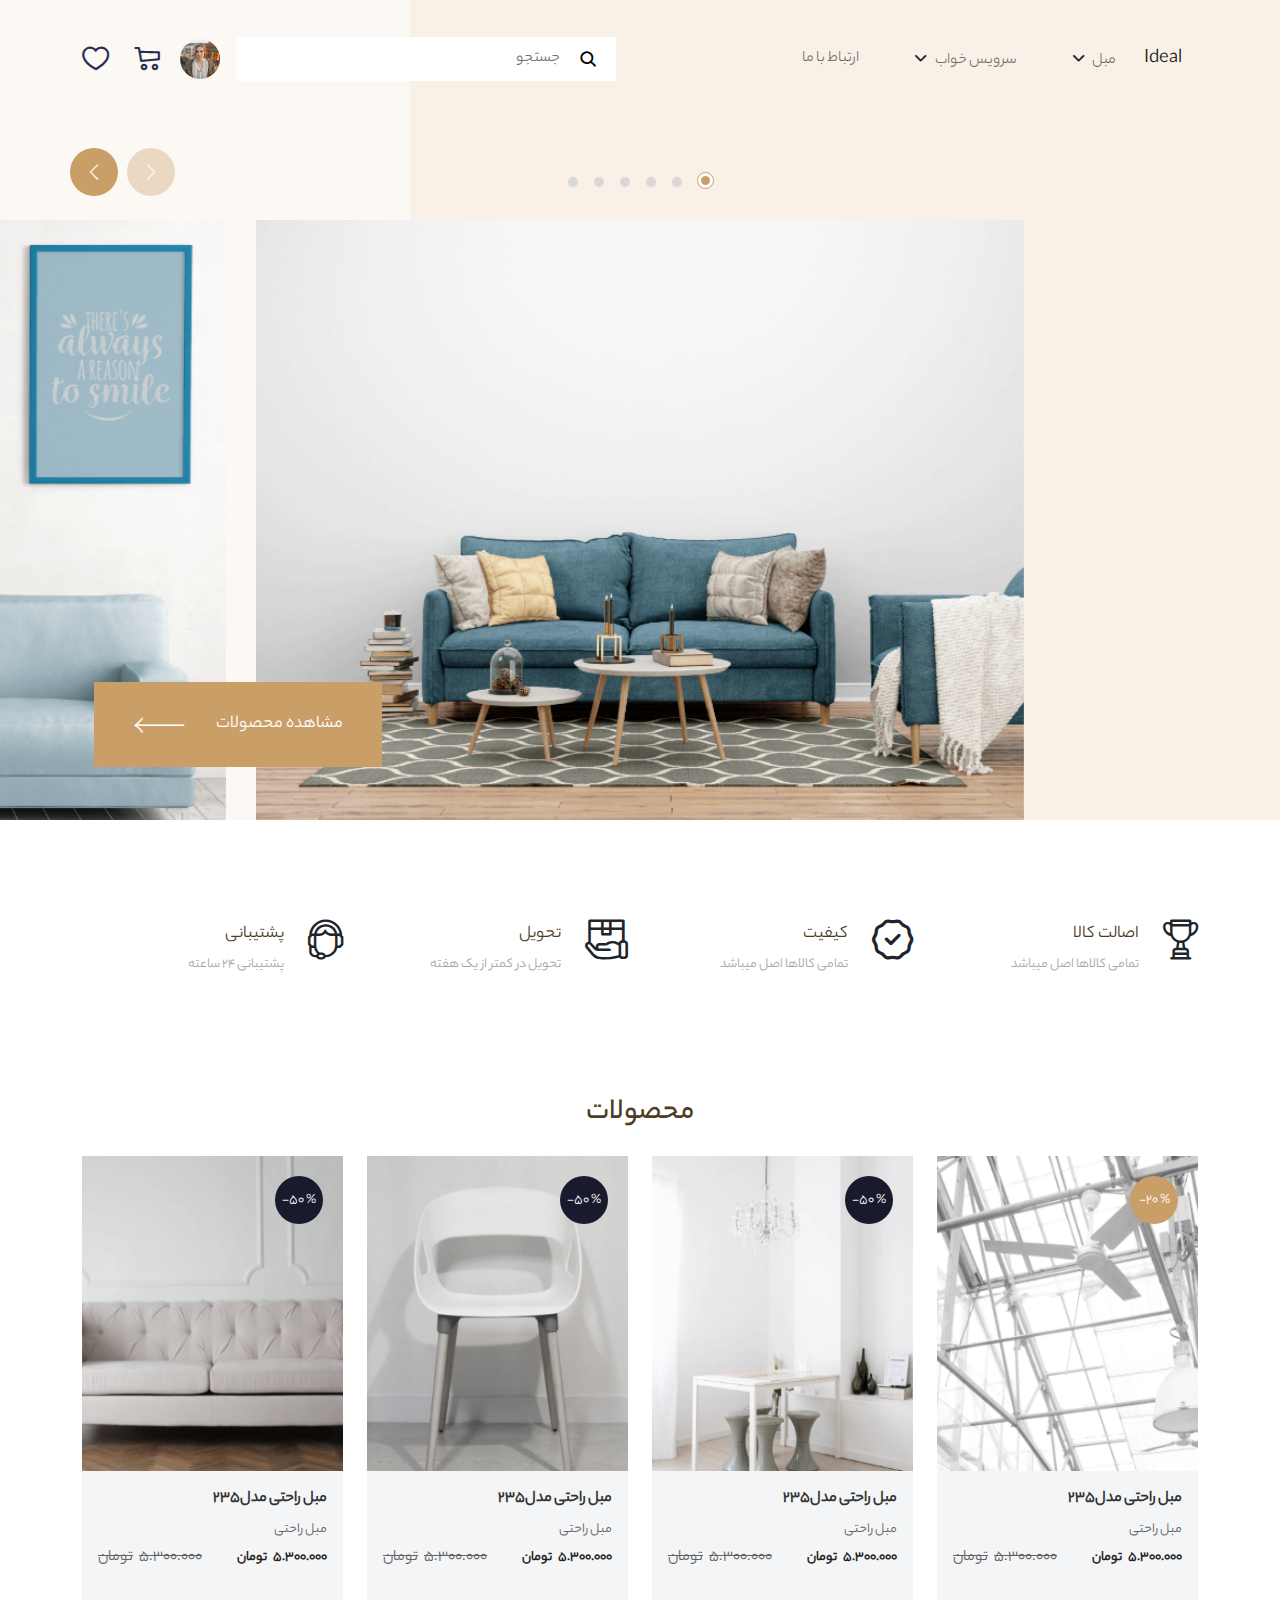
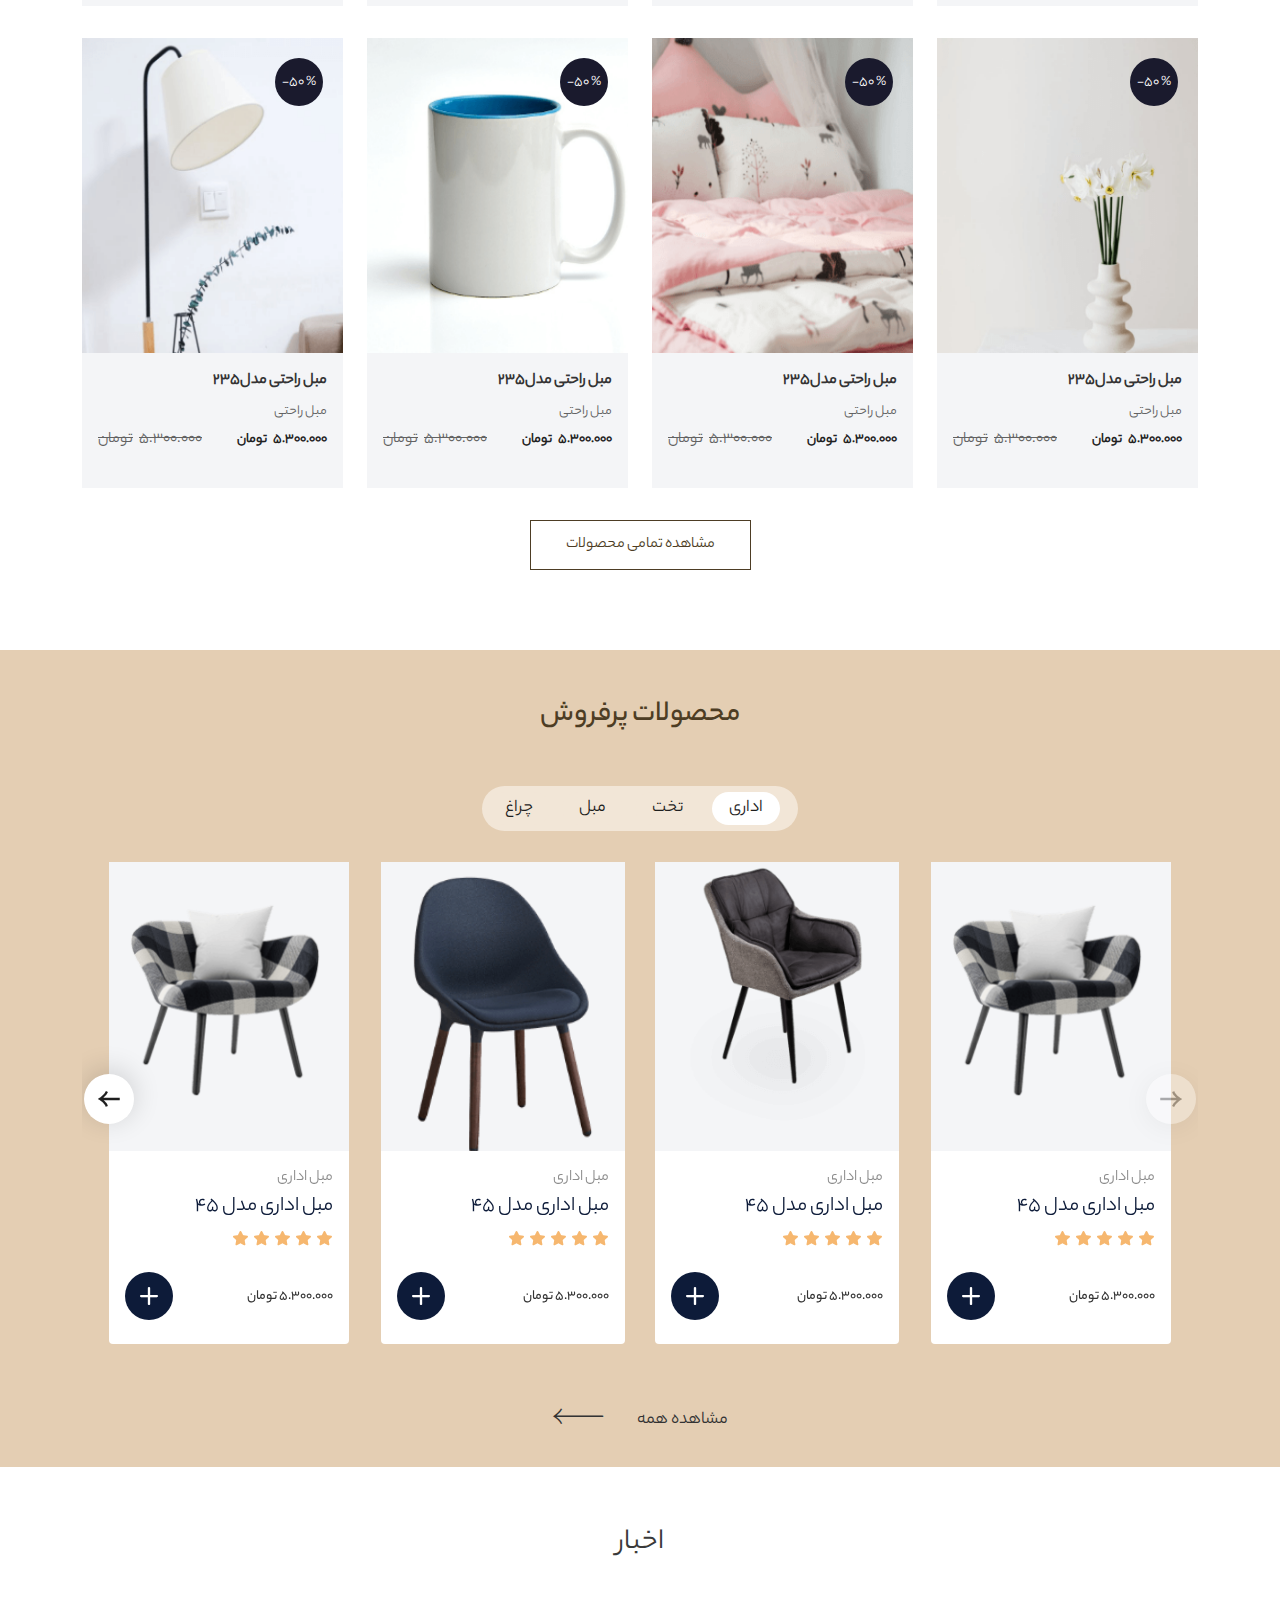
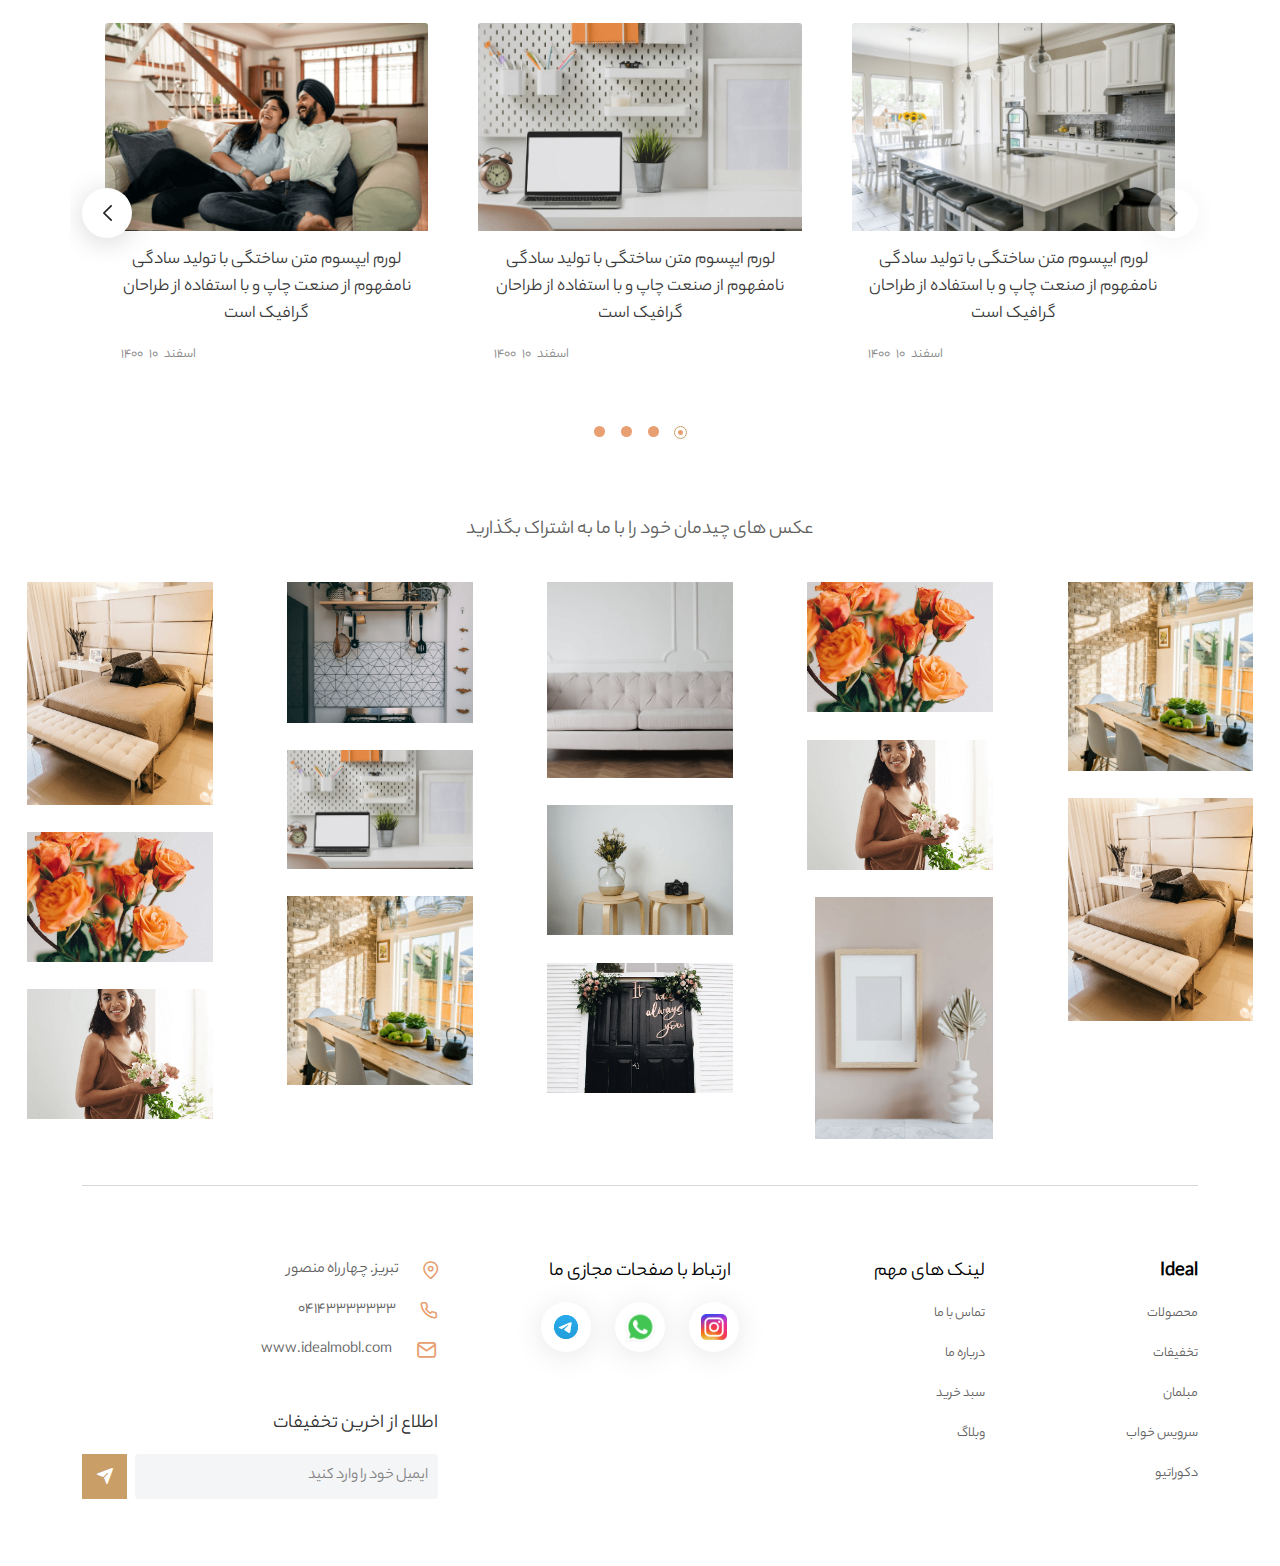
<file: index.html>
<html>
<head>
    <meta charset="UTF-8">
    <meta name="viewport"
          content="width=device-width, user-scalable=no, initial-scale=1.0, maximum-scale=1.0, minimum-scale=1.0">
    <title>مبل ایده آل</title>
    <link rel="shortcut icon" href="assets/images/logo.ico" type="image/x-icon">
    <!--    Logo with ico format-->
    <link rel="stylesheet" href="assets/css/bootstrap.min.css">
    <link rel="stylesheet" href="assets/fonts/icomoon.css">
    <link rel="stylesheet" href="assets/css/swiper.css">
    <link rel="stylesheet" href="assets/css/swiper-custom.css">
    <link rel="stylesheet" href="assets/css/style.min.css">
</head>
<body>
<!--header-->
<header>
    <nav class="navbar navbar-expand-xl navbar-light bg-light dv-custom-navbar">
        <div class="container">
            <a class="navbar-brand" href="index.html">Ideal</a>
            <button class="navbar-toggler" type="button" data-bs-toggle="collapse"
                    data-bs-target="#navbarSupportedContent" aria-controls="navbarSupportedContent"
                    aria-expanded="false" aria-label="Toggle navigation">
                <span class="navbar-toggler-icon"></span>
            </button>
            <div class="collapse navbar-collapse" id="navbarSupportedContent">
                <ul class="navbar-nav dv-right-menu align-items-xl-center ms-auto pe-0 mb-3 mb-lg-0">
                    <li class="nav-item dropdown">
                        <a class="nav-link dropdown-toggle" href="#" id="Sofa" role="button" data-bs-toggle="dropdown"
                           aria-expanded="false">
                            مبل
                        </a>
                        <ul class="dropdown-menu" aria-labelledby="Sofa">
                            <li><a class="dropdown-item" href="#">مبل یک</a></li>
                            <li><a class="dropdown-item" href="#">مبل دو</a></li>
                        </ul>
                    </li>
                    <li class="nav-item dropdown">
                        <a class="nav-link dropdown-toggle" href="#" id="bedSet" role="button" data-bs-toggle="dropdown"
                           aria-expanded="false">
                            سرویس خواب
                        </a>
                        <ul class="dropdown-menu" aria-labelledby="bedSet">
                            <li><a class="dropdown-item" href="#">سرویس خواب یک</a></li>
                            <li><a class="dropdown-item" href="#">سرویس خواب دو</a></li>
                        </ul>
                    </li>
                    <li class="nav-item">
                        <a class="nav-link" href="contact-us.html">ارتباط با ما</a>
                    </li>
                </ul>
                <div class="d-flex flex-column flex-sm-row align-items-sm-center">
                    <form class="d-flex dv-header-form mb-3 mb-sm-0">
                        <button type="submit">
                            <span class="icon-Icon---Search"></span>
                        </button>
                        <input class="form-control" type="search" name="search" placeholder="جستجو" aria-label="Search">
                    </form>
                    <ul class="navbar-nav flex-row align-items-center">
                        <li class="nav-item dropdown dv-user-dropdown me-3">
                            <a class="nav-link dropdown-toggle dv-user-image-link" href="#" id="userImage" role="button"
                               data-bs-toggle="dropdown" aria-expanded="false">
                                <img src="assets/images/user.png" class="img-cover" alt="مبل ایده آل">
                            </a>
                            <ul class="dropdown-menu" aria-labelledby="userImage">
                                <li><a class="dropdown-item" href="#">حساب کاربری</a></li>
                            </ul>
                        </li>
                        <li class="nav-item dv-header-icon ms-4">
                            <a class="nav-link" href="cart.html">
                                <span class="icon-Icon---Cart"></span>
                            </a>
                        </li>
                        <li class="nav-item dv-header-icon">
                            <a class="nav-link" href="interest.html">
                                <span class="icon-Icon---Heart"></span>
                            </a>
                        </li>
                    </ul>
                </div>
            </div>
        </div>
    </nav>
</header>
<!--section-body-->
<main>
    <!-- SwiperBaners -->
    <section id="index-banner">
        <div class="row">
            <div class="col-12">
                <div class="swiper dv-banner-swiper">
                    <div class="swiper-wrapper">
                        <div class="swiper-slide">
                            <a href="products.html">
                                <img src="assets/images/bed5.png" class="img-fluid" loading="lazy" alt="ideal">
                            </a>
                        </div>
                        <div class="swiper-slide">
                            <a href="products.html">
                                <img src="assets/images/bed6.png" class="img-fluid" loading="lazy" alt="ideal">
                            </a>
                        </div>
                        <div class="swiper-slide">
                            <a href="products.html">
                                <img src="assets/images/bed9.png" class="img-fluid" loading="lazy" alt="ideal">
                            </a>
                        </div>
                        <div class="swiper-slide">
                            <a href="products.html">
                                <img src="assets/images/bed5.png" class="img-fluid" loading="lazy" alt="ideal">
                            </a>
                        </div>
                        <div class="swiper-slide">
                            <a href="products.html">
                                <img src="assets/images/bed6.png" class="img-fluid" loading="lazy" alt="ideal">
                            </a>
                        </div>
                        <div class="swiper-slide">
                            <a href="products.html">
                                <img src="assets/images/bed9.png" class="img-fluid" loading="lazy" alt="ideal">
                            </a>
                        </div>
                    </div>
                    <div class="dv-top-swiper-items">
                        <div class="container position-relative">
                            <div class="swiper-pagination"></div>
                            <div class="swiper-button-next"></div>
                            <div class="swiper-button-prev"></div>
                        </div>
                    </div>

                    <div class="dv-top-swiper-button">
                        <div class="container position-relative">
                            <a href="products.html" class="dv-show-all-product-button">
                                <span class="dv-text-all-product ps-3">مشاهده محصولات</span>
                                <span class="icon-x-large-arrow-left pe-3"></span>
                            </a>
                        </div>
                    </div>
                </div>
            </div>
        </div>
    </section>
    <!-- slider product(one)-->
    <section class="dv-section-property">
        <div class="container">
            <div class="row">
                <div class="col-12 col-sm-6 col-lg-3 ">
                    <div class="dv-Property d-flex">
                        <span class="icon-trophy-1 dv-icon-Property ps-4"></span>
                        <div class="flex-column">
                            <h3 class="dv-h-Property">اصالت کالا</h3>
                            <span class="dv-span-Property">تمامی کالاها اصل میباشد</span>
                        </div>
                    </div>
                </div>
                <div class="col-12 col-sm-6 col-lg-3 ">
                    <div class="dv-Property d-flex">
                        <span class="icon-Quality dv-icon-Property ps-4"></span>
                        <div class="flex-column">
                            <h3 class="dv-h-Property">کیفیت</h3>
                            <span class="dv-span-Property">تمامی کالاها اصل میباشد</span>
                        </div>
                    </div>
                </div>
                <div class="col-12 col-sm-6 col-lg-3 ">
                    <div class="dv-Property d-flex">
                        <span class="icon-Vector dv-icon-Property ps-4"></span>
                        <div class="flex-column">
                            <h3 class="dv-h-Property">تحویل</h3>
                            <span class="dv-span-Property">تحویل در کمتر از یک هفته</span>
                        </div>
                    </div>
                </div>
                <div class="col-12 col-sm-6 col-lg-3 ">
                    <div class="dv-Property d-flex">
                        <span class="icon-customer-support dv-icon-Property ps-4"></span>
                        <div class="flex-column">
                            <h3 class="dv-h-Property">پشتیبانی</h3>
                            <span class="dv-span-Property">پشتیبانی 24 ساعته</span>
                        </div>
                    </div>

                </div>
            </div>
        </div>
    </section>
    <!--Products-->
    <section>
        <div class="container">
            <div class="row">
                <h2 class="text-center dv-title-product mb-4">محصولات</h2>
                <div class="col-12 col-md-6 col-lg-3">
                    <div class="card dv-index-card">
                        <div class="dv-hover-card">
                            <div class="d-flex justify-content-center align-items-center">
                                <a href="#!" class="dv-btn-show-product"><span>مشاهده محصول</span></a>
                                <div class="dv-icon-card">
                                    <a href="#">
                                        <span class="icon-share pe-3"></span>
                                    </a>
                                    <a href="#">
                                        <span class="icon-heart  ps-3"></span>
                                    </a>
                                </div>
                            </div>
                        </div>
                        <div class="dv-img-card-product">
                            <img src="assets/images/coolingsystem.png" class="w-100 h-100" alt="ideal">
                        </div>
                        <div class="dv-low-discount-percentage text-center"> % 20-</div>
                        <div class="card-body dv-body-card">
                            <a href="">
                                <h5 class="card-title div-product-model fw-bold">مبل راحتی مدل235</h5>
                                <span class="dv-comfort-sofa">مبل راحتی</span>
                            </a>
                            <div class="d-flex justify-content-between mt-2">
                                <div class="discounted-price fw-bold">
                                    <span class="ps-1">5.300.000</span>
                                    <span>تومان</span>
                                </div>
                                <div class="original-price">
                                    <span class="ps-1"><s>5.300.000</s></span>
                                    <span><s>تومان</s></span>
                                </div>
                            </div>
                        </div>
                    </div>
                </div>
                <div class="col-12 col-md-6 col-lg-3">
                    <div class="card dv-index-card">
                        <div class="dv-hover-card">
                            <div class="d-flex justify-content-center align-items-center">
                                <a href="#!" class="dv-btn-show-product"><span>مشاهده محصول</span></a>
                                <div class="dv-icon-card">
                                    <a href="#">
                                        <span class="icon-share pe-3"></span>
                                    </a>
                                    <a href="#">
                                        <span class="icon-heart  ps-3"></span>
                                    </a>
                                </div>
                            </div>
                        </div>
                        <div class="dv-img-card-product">
                            <img src="assets/images/flower14.png" class="w-100 h-100" alt="ideal">
                        </div>
                        <div class="dv-with-higher-discount-percentage text-center"> % 50-</div>
                        <div class="card-body dv-body-card">
                            <a href="">
                                <h5 class="card-title div-product-model fw-bold">مبل راحتی مدل235</h5>
                                <span class="dv-comfort-sofa">مبل راحتی</span>
                            </a>
                            <div class="d-flex justify-content-between mt-2">
                                <div class="discounted-price fw-bold">
                                    <span class="ps-1">5.300.000</span>
                                    <span>تومان</span>
                                </div>
                                <div class="original-price">
                                    <span class="ps-1"><s>5.300.000</s></span>
                                    <span><s>تومان</s></span>
                                </div>
                            </div>
                        </div>
                    </div>
                </div>
                <div class="col-12 col-md-6 col-lg-3">
                    <div class="card dv-index-card">
                        <div class="dv-hover-card">
                            <div class="d-flex justify-content-center align-items-center">
                                <a href="#!" class="dv-btn-show-product"><span>مشاهده محصول</span></a>
                                <div class="dv-icon-card">
                                    <a href="#">
                                        <span class="icon-share pe-3"></span>
                                    </a>
                                    <a href="#">
                                        <span class="icon-heart  ps-3"></span>
                                    </a>
                                </div>
                            </div>
                        </div>
                        <div class="dv-img-card-product">
                            <img src="assets/images/chair2-min.png" class="w-100 h-100" alt="ideal">
                        </div>
                        <div class="dv-with-higher-discount-percentage text-center"> % 50-</div>
                        <div class="card-body dv-body-card">
                            <a href="">
                                <h5 class="card-title div-product-model fw-bold">مبل راحتی مدل235</h5>
                                <span class="dv-comfort-sofa">مبل راحتی</span>
                            </a>
                            <div class="d-flex justify-content-between mt-2">
                                <div class="discounted-price fw-bold">
                                    <span class="ps-1">5.300.000</span>
                                    <span>تومان</span>
                                </div>
                                <div class="original-price">
                                    <span class="ps-1"><s>5.300.000</s></span>
                                    <span><s>تومان</s></span>
                                </div>
                            </div>
                        </div>
                    </div>
                </div>
                <div class="col-12 col-md-6 col-lg-3">
                    <div class="card dv-index-card">
                        <div class="dv-hover-card">
                            <div class="d-flex justify-content-center align-items-center">
                                <a href="#!" class="dv-btn-show-product"><span>مشاهده محصول</span></a>
                                <div class="dv-icon-card">
                                    <a href="#">
                                        <span class="icon-share pe-3"></span>
                                    </a>
                                    <a href="#">
                                        <span class="icon-heart  ps-3"></span>
                                    </a>
                                </div>
                            </div>
                        </div>
                        <div class="dv-img-card-product">
                            <img src="assets/images/bed8.png" class="w-100 h-100" alt="ideal">
                        </div>
                        <div class="dv-with-higher-discount-percentage text-center"> % 50-</div>
                        <div class="card-body dv-body-card">
                            <a href="">
                                <h5 class="card-title div-product-model">مبل راحتی مدل235</h5>
                                <span class="dv-comfort-sofa">مبل راحتی</span>
                            </a>
                            <div class="d-flex justify-content-between mt-2">
                                <div class="discounted-price">
                                    <span class="ps-1">5.300.000</span>
                                    <span>تومان</span>
                                </div>
                                <div class="original-price">
                                    <span class="ps-1"><s>5.300.000</s></span>
                                    <span><s>تومان</s></span>
                                </div>
                            </div>
                        </div>
                    </div>
                </div>
                <div class="col-12 col-md-6 col-lg-3">
                    <div class="card dv-index-card">
                        <div class="dv-hover-card">
                            <div class="d-flex justify-content-center align-items-center">
                                <a href="#!" class="dv-btn-show-product"><span>مشاهده محصول</span></a>
                                <div class="dv-icon-card">
                                    <a href="#">
                                        <span class="icon-share pe-3"></span>
                                    </a>
                                    <a href="#">
                                        <span class="icon-heart  ps-3"></span>
                                    </a>
                                </div>
                            </div>
                        </div>
                        <div class="dv-img-card-product">
                            <img src="assets/images/flower1-min.png" class="w-100 h-100" alt="ideal">
                        </div>
                        <div class="dv-with-higher-discount-percentage text-center"> % 50-</div>
                        <div class="card-body dv-body-card">
                            <a href="">
                                <h5 class="card-title div-product-model">مبل راحتی مدل235</h5>
                                <span class="dv-comfort-sofa">مبل راحتی</span>
                            </a>
                            <div class="d-flex justify-content-between mt-2">
                                <div class="discounted-price">
                                    <span class="ps-1">5.300.000</span>
                                    <span>تومان</span>
                                </div>
                                <div class="original-price">
                                    <span class="ps-1"><s>5.300.000</s></span>
                                    <span><s>تومان</s></span>
                                </div>
                            </div>
                        </div>
                    </div>
                </div>
                <div class="col-12 col-md-6 col-lg-3">
                    <div class="card dv-index-card">
                        <div class="dv-hover-card">
                            <div class="d-flex justify-content-center align-items-center">
                                <a href="#!" class="dv-btn-show-product"><span>مشاهده محصول</span></a>
                                <div class="dv-icon-card">
                                    <a href="#">
                                        <span class="icon-share pe-3"></span>
                                    </a>
                                    <a href="#">
                                        <span class="icon-heart  ps-3"></span>
                                    </a>
                                </div>
                            </div>
                        </div>
                        <div class="dv-img-card-product">
                            <img src="assets/images/bed1-min.png" class="w-100 h-100" alt="ideal">
                        </div>
                        <div class="dv-with-higher-discount-percentage text-center"> % 50-</div>
                        <div class="card-body dv-body-card">
                            <a href="">
                                <h5 class="card-title div-product-model">مبل راحتی مدل235</h5>
                                <span class="dv-comfort-sofa">مبل راحتی</span>
                            </a>
                            <div class="d-flex justify-content-between mt-2">
                                <div class="discounted-price">
                                    <span class="ps-1">5.300.000</span>
                                    <span>تومان</span>
                                </div>
                                <div class="original-price">
                                    <span class="ps-1"><s>5.300.000</s></span>
                                    <span><s>تومان</s></span>
                                </div>
                            </div>
                        </div>
                    </div>
                </div>
                <div class="col-12 col-md-6 col-lg-3">
                    <div class="card dv-index-card">
                        <div class="dv-hover-card">
                            <div class="d-flex justify-content-center align-items-center">
                                <a href="#!" class="dv-btn-show-product"><span>مشاهده محصول</span></a>
                                <div class="dv-icon-card">
                                    <a href="#">
                                        <span class="icon-share pe-3"></span>
                                    </a>
                                    <a href="#">
                                        <span class="icon-heart  ps-3"></span>
                                    </a>
                                </div>
                            </div>
                        </div>
                        <div class="dv-img-card-product">
                            <img src="assets/images/glass.png" class="w-100 h-100" alt="ideal">
                        </div>
                        <div class="dv-with-higher-discount-percentage text-center"> % 50-</div>
                        <div class="card-body dv-body-card">
                            <a href="">
                                <h5 class="card-title div-product-model">مبل راحتی مدل235</h5>
                                <span class="dv-comfort-sofa">مبل راحتی</span>
                            </a>
                            <div class="d-flex justify-content-between mt-2">
                                <div class="discounted-price">
                                    <span class="ps-1">5.300.000</span>
                                    <span>تومان</span>
                                </div>
                                <div class="original-price">
                                    <span class="ps-1"><s>5.300.000</s></span>
                                    <span><s>تومان</s></span>
                                </div>
                            </div>
                        </div>
                    </div>
                </div>
                <div class="col-12 col-md-6 col-lg-3">
                    <div class="card dv-index-card">
                        <div class="dv-hover-card">
                            <div class="d-flex justify-content-center align-items-center">
                                <a href="#!" class="dv-btn-show-product"><span>مشاهده محصول</span></a>
                                <div class="dv-icon-card">
                                    <a href="#">
                                        <span class="icon-share pe-3"></span>
                                    </a>
                                    <a href="#">
                                        <span class="icon-heart  ps-3"></span>
                                    </a>
                                </div>
                            </div>
                        </div>
                        <div class="dv-img-card-product">
                            <img src="assets/images/base-light.png" class="w-100 h-100" alt="ideal">
                        </div>
                        <div class="dv-with-higher-discount-percentage text-center"> % 50-</div>
                        <div class="card-body dv-body-card">
                            <a href="">
                                <h5 class="card-title div-product-model">مبل راحتی مدل235</h5>
                                <span class="dv-comfort-sofa">مبل راحتی</span>
                            </a>
                            <div class="d-flex justify-content-between mt-2">
                                <div class="discounted-price">
                                    <span class="ps-1">5.300.000</span>
                                    <span>تومان</span>
                                </div>
                                <div class="original-price">
                                    <span class="ps-1"><s>5.300.000</s></span>
                                    <span><s>تومان</s></span>
                                </div>
                            </div>
                        </div>
                    </div>
                </div>
                <div class="col-12 d-flex justify-content-center dv-view-all-products">
                    <a href="products.html">مشاهده تمامی محصولات</a>
                </div>
            </div>
        </div>
    </section>

    <!--Best-selling-products-->
    <section id="bestSellingProducts">
        <div class="container">
            <div class="row">
                <div class="d-flex justify-content-center">
                    <h2 class="dv-title-product mt-5">
                        محصولات پرفروش
                    </h2>
                </div>
                <div class="col-12 d-flex justify-content-center text-center">
                    <ul class="nav nav-pills mb-3  dv-tab-best-selling-products" id="pills-tab" role="tablist">
                        <li class="nav-item" role="presentation">
                            <button class="nav-link active" id="office-products-tab" data-bs-toggle="pill"
                                    data-bs-target="#office-products" type="button" role="tab"
                                    aria-controls="office-products" aria-selected="true">اداری
                            </button>
                        </li>
                        <li class="nav-item" role="presentation">
                            <button class="nav-link" id="flat-products-tab" data-bs-toggle="pill"
                                    data-bs-target="#flat-products" type="button" role="tab"
                                    aria-controls="flat-products"
                                    aria-selected="false">تخت
                            </button>
                        </li>
                        <li class="nav-item" role="presentation">
                            <button class="nav-link" id="sofa-products-tab" data-bs-toggle="pill"
                                    data-bs-target="#sofa-products" type="button" role="tab"
                                    aria-controls="sofa-products"
                                    aria-selected="false">مبل
                            </button>
                        </li>
                        <li class="nav-item" role="presentation">
                            <button class="nav-link" id="led-products-tab" data-bs-toggle="pill"
                                    data-bs-target="#led-products" type="button" role="tab" aria-controls="led-products"
                                    aria-selected="false">چراغ
                            </button>
                        </li>
                    </ul>
                </div>
                <div class="tab-content" id="pills-tabContent">
                    <div class="tab-pane fade show active" id="office-products" role="tabpanel"
                         aria-labelledby="office-products-tab">
                        <!-- Swiper -->
                        <div class="swiper dv-slider-best-selling-products">
                            <div class="swiper-wrapper">
                                <div class="swiper-slide">
                                    <a href="product-info.html">
                                        <div class="card">
                                            <div class="dv-img-best-selling-products">
                                                <img src="assets/images/chair4-min.png" class="card-img-top img-fluid"
                                                     alt="ideal" loading="lazy">
                                            </div>
                                            <div class="card-body">
                                                <div class="d-flex justify-content-end flex-column text-end">
                                                    <span class="dv-product-type">مبل اداری </span>
                                                    <h5 class="dv-model-best-selling-products mt-1">مبل اداری مدل
                                                        45</h5>
                                                </div>
                                                <div class="d-flex justify-content-start">
                                                    <div class="dv-checked-product">
                                                        <span class="icon-Star checked"></span>
                                                        <span class="icon-Star "></span>
                                                        <span class="icon-Star "></span>
                                                        <span class="icon-Star"></span>
                                                        <span class="icon-Star"></span>
                                                    </div>
                                                </div>
                                                <div class="d-flex justify-content-between align-items-center mt-3 mb-2">
                                            <span class="best-selling-products ">
                                                <span>5.300.000</span>
                                                <span class="ps-2">تومان</span>
                                            </span>
                                                    <a href="product-info.html" class="dv-add-product">
                                                        <span class="icon-plus dv-icon-plus"></span>
                                                    </a>
                                                </div>
                                            </div>
                                        </div>
                                    </a>
                                </div>
                                <div class="swiper-slide">
                                    <a href="product-info.html">
                                        <div class="card">
                                            <div class="dv-img-best-selling-products">
                                                <img src="assets/images/chair1-min.png" class="card-img-top img-fluid"
                                                     alt="ideal" loading="lazy">
                                            </div>
                                            <div class="card-body">
                                                <div class="d-flex justify-content-end flex-column text-end">
                                                    <span class="dv-product-type">مبل اداری </span>
                                                    <h5 class="dv-model-best-selling-products mt-1">مبل اداری مدل
                                                        45</h5>
                                                </div>
                                                <div class="d-flex justify-content-start">
                                                    <div class="dv-checked-product">
                                                        <span class="icon-Star checked"></span>
                                                        <span class="icon-Star "></span>
                                                        <span class="icon-Star "></span>
                                                        <span class="icon-Star"></span>
                                                        <span class="icon-Star"></span>
                                                    </div>
                                                </div>
                                                <div class="d-flex justify-content-between align-items-center mt-3 mb-2">
                                            <span class="best-selling-products ">
                                                <span>5.300.000</span>
                                                <span class="ps-2">تومان</span>
                                            </span>
                                                    <a href="product-info.html" class="dv-add-product">
                                                        <span class="icon-plus dv-icon-plus"></span>
                                                    </a>
                                                </div>
                                            </div>
                                        </div>
                                    </a>
                                </div>
                                <div class="swiper-slide">
                                    <div href="product-info.html">
                                        <a href="product-info.html">
                                            <div class="card">
                                                <div class="dv-img-best-selling-products">
                                                    <img src="assets/images/chair5-min.png"
                                                         class="card-img-top img-fluid"
                                                         alt="ideal" loading="lazy">
                                                </div>
                                                <div class="card-body">
                                                    <div class="d-flex justify-content-end flex-column text-end">
                                                        <span class="dv-product-type">مبل اداری </span>
                                                        <h5 class="dv-model-best-selling-products mt-1">مبل اداری مدل
                                                            45</h5>
                                                    </div>
                                                    <div class="d-flex justify-content-start">
                                                        <div class="dv-checked-product">
                                                            <span class="icon-Star checked"></span>
                                                            <span class="icon-Star "></span>
                                                            <span class="icon-Star "></span>
                                                            <span class="icon-Star"></span>
                                                            <span class="icon-Star"></span>
                                                        </div>
                                                    </div>
                                                    <div class="d-flex justify-content-between align-items-center mt-3 mb-2">
                                            <span class="best-selling-products ">
                                                <span>5.300.000</span>
                                                <span class="ps-2">تومان</span>
                                            </span>
                                                        <a href="product-info.html" class="dv-add-product">
                                                            <span class="icon-plus dv-icon-plus"></span>
                                                        </a>
                                                    </div>
                                                </div>
                                            </div>
                                        </a>
                                    </div>
                                </div>
                                <div class="swiper-slide">
                                    <a href="product-info.html">
                                        <div class="card">
                                            <div class="dv-img-best-selling-products">
                                                <img src="assets/images/chair4-min.png" class="card-img-top img-fluid"
                                                     alt="ideal" loading="lazy">
                                            </div>
                                            <div class="card-body">
                                                <div class="d-flex justify-content-end flex-column text-end">
                                                    <span class="dv-product-type">مبل اداری </span>
                                                    <h5 class="dv-model-best-selling-products mt-1">مبل اداری مدل
                                                        45</h5>
                                                </div>
                                                <div class="d-flex justify-content-start">
                                                    <div class="dv-checked-product">
                                                        <span class="icon-Star checked"></span>
                                                        <span class="icon-Star "></span>
                                                        <span class="icon-Star "></span>
                                                        <span class="icon-Star"></span>
                                                        <span class="icon-Star"></span>
                                                    </div>
                                                </div>
                                                <div class="d-flex justify-content-between align-items-center mt-3 mb-2">
                                            <span class="best-selling-products ">
                                                <span>5.300.000</span>
                                                <span class="ps-2">تومان</span>
                                            </span>
                                                    <a href="product-info.html" class="dv-add-product">
                                                        <span class="icon-plus dv-icon-plus"></span>
                                                    </a>
                                                </div>
                                            </div>
                                        </div>
                                    </a>
                                </div>
                                <div class="swiper-slide">
                                    <a href="product-info.html">
                                        <div class="card">
                                            <div class="dv-img-best-selling-products">
                                                <img src="assets/images/chair1-min.png" class="card-img-top img-fluid"
                                                     alt="ideal" loading="lazy">
                                            </div>
                                            <div class="card-body">
                                                <div class="d-flex justify-content-end flex-column text-end">
                                                    <span class="dv-product-type">مبل اداری </span>
                                                    <h5 class="dv-model-best-selling-products mt-1">مبل اداری مدل
                                                        45</h5>
                                                </div>
                                                <div class="d-flex justify-content-start">
                                                    <div class="dv-checked-product">
                                                        <span class="icon-Star checked"></span>
                                                        <span class="icon-Star "></span>
                                                        <span class="icon-Star "></span>
                                                        <span class="icon-Star"></span>
                                                        <span class="icon-Star"></span>
                                                    </div>
                                                </div>
                                                <div class="d-flex justify-content-between align-items-center mt-3 mb-2">
                                            <span class="best-selling-products ">
                                                <span>5.300.000</span>
                                                <span class="ps-2">تومان</span>
                                            </span>
                                                    <a href="product-info.html" class="dv-add-product">
                                                        <span class="icon-plus dv-icon-plus"></span>
                                                    </a>
                                                </div>
                                            </div>
                                        </div>
                                    </a>
                                </div>
                                <div class="swiper-slide">
                                    <div href="product-info.html">
                                        <a href="product-info.html">
                                            <div class="card">
                                                <div class="dv-img-best-selling-products">
                                                    <img src="assets/images/chair5-min.png"
                                                         class="card-img-top img-fluid"
                                                         alt="ideal" loading="lazy">
                                                </div>
                                                <div class="card-body">
                                                    <div class="d-flex justify-content-end flex-column text-end">
                                                        <span class="dv-product-type">مبل اداری </span>
                                                        <h5 class="dv-model-best-selling-products mt-1">مبل اداری مدل
                                                            45</h5>
                                                    </div>
                                                    <div class="d-flex justify-content-start">
                                                        <div class="dv-checked-product">
                                                            <span class="icon-Star checked"></span>
                                                            <span class="icon-Star "></span>
                                                            <span class="icon-Star "></span>
                                                            <span class="icon-Star"></span>
                                                            <span class="icon-Star"></span>
                                                        </div>
                                                    </div>
                                                    <div class="d-flex justify-content-between align-items-center mt-3 mb-2">
                                            <span class="best-selling-products ">
                                                <span>5.300.000</span>
                                                <span class="ps-2">تومان</span>
                                            </span>
                                                        <a href="product-info.html" class="dv-add-product">
                                                            <span class="icon-plus dv-icon-plus"></span>
                                                        </a>
                                                    </div>
                                                </div>
                                            </div>
                                        </a>
                                    </div>
                                </div>
                                <div class="swiper-slide">
                                    <a href="product-info.html">
                                        <div class="card">
                                            <div class="dv-img-best-selling-products">
                                                <img src="assets/images/chair4-min.png" class="card-img-top img-fluid"
                                                     alt="ideal" loading="lazy">
                                            </div>
                                            <div class="card-body">
                                                <div class="d-flex justify-content-end flex-column text-end">
                                                    <span class="dv-product-type">مبل اداری </span>
                                                    <h5 class="dv-model-best-selling-products mt-1">مبل اداری مدل
                                                        45</h5>
                                                </div>
                                                <div class="d-flex justify-content-start">
                                                    <div class="dv-checked-product">
                                                        <span class="icon-Star checked"></span>
                                                        <span class="icon-Star "></span>
                                                        <span class="icon-Star "></span>
                                                        <span class="icon-Star"></span>
                                                        <span class="icon-Star"></span>
                                                    </div>
                                                </div>
                                                <div class="d-flex justify-content-between align-items-center mt-3 mb-2">
                                            <span class="best-selling-products ">
                                                <span>5.300.000</span>
                                                <span class="ps-2">تومان</span>
                                            </span>
                                                    <a href="product-info.html" class="dv-add-product">
                                                        <span class="icon-plus dv-icon-plus"></span>
                                                    </a>
                                                </div>
                                            </div>
                                        </div>
                                    </a>
                                </div>
                                <div class="swiper-slide">
                                    <a href="product-info.html">
                                        <div class="card">
                                            <div class="dv-img-best-selling-products">
                                                <img src="assets/images/chair1-min.png" class="card-img-top img-fluid"
                                                     alt="ideal" loading="lazy">
                                            </div>
                                            <div class="card-body">
                                                <div class="d-flex justify-content-end flex-column text-end">
                                                    <span class="dv-product-type">مبل اداری </span>
                                                    <h5 class="dv-model-best-selling-products mt-1">مبل اداری مدل
                                                        45</h5>
                                                </div>
                                                <div class="d-flex justify-content-start">
                                                    <div class="dv-checked-product">
                                                        <span class="icon-Star checked"></span>
                                                        <span class="icon-Star "></span>
                                                        <span class="icon-Star "></span>
                                                        <span class="icon-Star"></span>
                                                        <span class="icon-Star"></span>
                                                    </div>
                                                </div>
                                                <div class="d-flex justify-content-between align-items-center mt-3 mb-2">
                                            <span class="best-selling-products ">
                                                <span>5.300.000</span>
                                                <span class="ps-2">تومان</span>
                                            </span>
                                                    <a href="product-info.html" class="dv-add-product">
                                                        <span class="icon-plus dv-icon-plus"></span>
                                                    </a>
                                                </div>
                                            </div>
                                        </div>
                                    </a>
                                </div>
                                <div class="swiper-slide">
                                    <div href="product-info.html">
                                        <a href="product-info.html">
                                            <div class="card">
                                                <div class="dv-img-best-selling-products">
                                                    <img src="assets/images/chair5-min.png"
                                                         class="card-img-top img-fluid"
                                                         alt="ideal" loading="lazy">
                                                </div>
                                                <div class="card-body">
                                                    <div class="d-flex justify-content-end flex-column text-end">
                                                        <span class="dv-product-type">مبل اداری </span>
                                                        <h5 class="dv-model-best-selling-products mt-1">مبل اداری مدل
                                                            45</h5>
                                                    </div>
                                                    <div class="d-flex justify-content-start">
                                                        <div class="dv-checked-product">
                                                            <span class="icon-Star checked"></span>
                                                            <span class="icon-Star "></span>
                                                            <span class="icon-Star "></span>
                                                            <span class="icon-Star"></span>
                                                            <span class="icon-Star"></span>
                                                        </div>
                                                    </div>
                                                    <div class="d-flex justify-content-between align-items-center mt-3 mb-2">
                                            <span class="best-selling-products ">
                                                <span>5.300.000</span>
                                                <span class="ps-2">تومان</span>
                                            </span>
                                                        <a href="product-info.html" class="dv-add-product">
                                                            <span class="icon-plus dv-icon-plus"></span>
                                                        </a>
                                                    </div>
                                                </div>
                                            </div>
                                        </a>
                                    </div>
                                </div>
                            </div>
                            <div class="swiper-button-next"></div>
                            <div class="swiper-button-prev"></div>
                        </div>


                    </div>
                    <div class="tab-pane fade" id="flat-products" role="tabpanel" aria-labelledby="flat-products-tab">2
                    </div>
                    <div class="tab-pane fade" id="sofa-products" role="tabpanel" aria-labelledby="sofa-products-tab">3
                    </div>
                    <div class="tab-pane fade" id="led-products" role="tabpanel" aria-labelledby="led-products-tab">4
                    </div>
                </div>
                <div class="d-flex justify-content-center">
                    <a href="products.html" class="dv-show-all-product">
                        <span class="dv-text-all-product ps-3">مشاهده همه</span>
                        <span class="icon-x-large-arrow-left pe-3"></span>
                    </a>
                </div>
            </div>
        </div>
    </section>


    <!--News PRODUCT-->
    <section id="NewsProduct">
        <div class="container">
            <div class="row">
                <div class="d-flex justify-content-center">
                    <div class="dv-news">اخبار</div>
                </div>
                <div class="swiper dv-slider-news-products">
                    <div class="swiper-wrapper">
                        <div class="swiper-slide">
                            <div class="card dv-hover-card-news-product">
                                <img src="assets/images/img-news1.png" class="card-img-top" alt="ideal" loading="lazy">
                                <div class="card-body">

                                    <p class="card-text dv-p-slider-news-products dv-three-dot-for-description">
                                        لورم ایپسوم متن ساختگی با تولید سادگی نامفهوم از صنعت چاپ و با استفاده از طراحان
                                        گرافیک است
                                    </p>
                                    <div class="d-flex justify-content-end">
                                        <span class="dv-date-news-card">
                                            <span>اسفند</span>
                                            <span class="mx-1">10</span>
                                            <span>1400</span>
                                        </span>
                                    </div>
                                </div>
                            </div>
                        </div>
                        <div class="swiper-slide">
                            <a href="blog-info.html">
                                <div class="card dv-hover-card-news-product">
                                    <img src="assets/images/img-news2.png" class="card-img-top" alt="ideal"
                                         loading="lazy">
                                    <div class="card-body">

                                        <p class="card-text dv-p-slider-news-products dv-three-dot-for-description">
                                            لورم ایپسوم متن ساختگی با تولید سادگی نامفهوم از صنعت چاپ و با استفاده از
                                            طراحان
                                            گرافیک است
                                        </p>
                                        <div class="d-flex justify-content-end">
                                        <span class="dv-date-news-card">
                                            <span>اسفند</span>
                                            <span class="mx-1">10</span>
                                            <span>1400</span>
                                        </span>
                                        </div>
                                    </div>
                                </div>
                            </a>
                        </div>
                        <div class="swiper-slide">
                            <a href="blog-info.html">
                                <div class="card dv-hover-card-news-product">
                                    <img src="assets/images/img-news3.png" class="card-img-top" alt="ideal"
                                         loading="lazy">
                                    <div class="card-body">

                                        <p class="card-text dv-p-slider-news-products dv-three-dot-for-description">
                                            لورم ایپسوم متن ساختگی با تولید سادگی نامفهوم از صنعت چاپ و با استفاده از
                                            طراحان
                                            گرافیک است
                                        </p>
                                        <div class="d-flex justify-content-end">
                                        <span class="dv-date-news-card">
                                            <span>اسفند</span>
                                            <span class="mx-1">10</span>
                                            <span>1400</span>
                                        </span>
                                        </div>
                                    </div>
                                </div>
                            </a>
                        </div>
                        <div class="swiper-slide">
                            <a href="blog-info.html">
                                <div class="card dv-hover-card-news-product">
                                    <img src="assets/images/img-news1.png" class="card-img-top" alt="ideal"
                                         loading="lazy">
                                    <div class="card-body">

                                        <p class="card-text dv-p-slider-news-products dv-three-dot-for-description">
                                            لورم ایپسوم متن ساختگی با تولید سادگی نامفهوم از صنعت چاپ و با استفاده از
                                            طراحان
                                            گرافیک است
                                        </p>
                                        <div class="d-flex justify-content-end">
                                        <span class="dv-date-news-card">
                                            <span>اسفند</span>
                                            <span class="mx-1">10</span>
                                            <span>1400</span>
                                        </span>
                                        </div>
                                    </div>
                                </div>
                            </a>
                        </div>
                        <div class="swiper-slide">
                            <a href="blog-info.html">
                                <div class="card dv-hover-card-news-product">
                                    <img src="assets/images/img-news2.png" class="card-img-top" alt="ideal"
                                         loading="lazy">
                                    <div class="card-body">

                                        <p class="card-text dv-p-slider-news-products dv-three-dot-for-description">
                                            لورم ایپسوم متن ساختگی با تولید سادگی نامفهوم از صنعت چاپ و با استفاده از
                                            طراحان
                                            گرافیک است
                                        </p>
                                        <div class="d-flex justify-content-end">
                                        <span class="dv-date-news-card">
                                            <span>اسفند</span>
                                            <span class="mx-1">10</span>
                                            <span>1400</span>
                                        </span>
                                        </div>
                                    </div>
                                </div>
                            </a>
                        </div>
                        <div class="swiper-slide">
                            <a href="blog-info.html">
                                <div class="card dv-hover-card-news-product">
                                    <img src="assets/images/img-news3.png" class="card-img-top" alt="ideal"
                                         loading="lazy">
                                    <div class="card-body">

                                        <p class="card-text dv-p-slider-news-products dv-three-dot-for-description">
                                            لورم ایپسوم متن ساختگی با تولید سادگی نامفهوم از صنعت چاپ و با استفاده از
                                            طراحان bbdf bdfbdfb dfbd fbdfb dfbdf df fdbdfb fd
                                            گرافیک است
                                        </p>
                                        <div class="d-flex justify-content-end">
                                        <span class="dv-date-news-card">
                                            <span>اسفند</span>
                                            <span class="mx-1">10</span>
                                            <span>1400</span>
                                        </span>
                                        </div>
                                    </div>
                                </div>
                            </a>
                        </div>
                    </div>
                    <div class="swiper-pagination"></div>
                    <div class="swiper-button-next"></div>
                    <div class="swiper-button-prev"></div>
                </div>
            </div>
        </div>
    </section>

    <!--Shared-photos-Idealmobl-->
    <section id="Shared_photos_Idealmobl">
        <div class="row">
            <div class="d-flex justify-content-center py-4">
                <span class="dv-text-Shared-photos">عکس های چیدمان خود را با ما به اشتراک بگذارید</span>
            </div>
            <div class="col-12">
                <div class="dv-images-masonry">
                    <div class="masonry dv-masonry">
                        <div class="item">
                            <img src="assets/images/flower15.png" class="img-fluid" alt="ideal" loading="lazy">
                        </div>
                        <div class="item">
                            <img src="assets/images/bed4-min.png" class="img-fluid" alt="ideal" loading="lazy">
                        </div>
                        <div class="item">
                            <img src="assets/images/flower7-min.png" class="img-fluid" alt="ideal" loading="lazy">
                        </div>
                        <div class="item">
                            <img src="assets/images/flower3-min.png" class="img-fluid" alt="ideal" loading="lazy">
                        </div>
                        <div class="item">
                            <img src="assets/images/flower16.png" class="img-fluid" alt="ideal" loading="lazy">
                        </div>
                        <div class="item">
                            <img src="assets/images/bed8.png" class="img-fluid" alt="ideal" loading="lazy">
                        </div>
                        <div class="item">
                            <img src="assets/images/flower13min.png" class="img-fluid" alt="ideal" loading="lazy">
                        </div>
                        <div class="item">
                            <img src="assets/images/flower5-min.png" class="img-fluid" alt="ideal" loading="lazy">
                        </div>
                        <div class="item">
                            <img src="assets/images/kitchen.png" class="img-fluid" alt="ideal" loading="lazy">
                        </div>
                        <div class="item">
                            <img src="assets/images/img-news2.png" class="img-fluid" alt="ideal" loading="lazy">
                        </div>
                        <div class="item">
                            <img src="assets/images/flower15.png" class="img-fluid" alt="ideal" loading="lazy">
                        </div>
                        <div class="item">
                            <img src="assets/images/bed4-min.png" class="img-fluid" alt="ideal" loading="lazy">
                        </div>
                        <div class="item">
                            <img src="assets/images/flower7-min.png" class="img-fluid" alt="ideal" loading="lazy">
                        </div>
                        <div class="item">
                            <img src="assets/images/flower3-min.png" class="img-fluid" alt="ideal" loading="lazy">
                        </div>
                        <div class="item">
                            <img src="assets/images/flower16.png" class="img-fluid" alt="ideal" loading="lazy">
                        </div>
                        <div class="item">
                            <img src="assets/images/bed8.png" class="img-fluid" alt="ideal" loading="lazy">
                        </div>
                        <div class="item">
                            <img src="assets/images/flower13min.png" class="img-fluid" alt="ideal" loading="lazy">
                        </div>
                        <div class="item">
                            <img src="assets/images/flower5-min.png" class="img-fluid" alt="ideal" loading="lazy">
                        </div>
                        <div class="item">
                            <img src="assets/images/kitchen.png" class="img-fluid" alt="ideal" loading="lazy">
                        </div>
                        <div class="item">
                            <img src="assets/images/img-news2.png" class="img-fluid" alt="ideal" loading="lazy">
                        </div>
                    </div>
                </div>
            </div>
        </div>
    </section>
</main>

<!--footer-->
<footer id="footer">
    <div class="container mt-3">
        <div class="dv-footer-content pb-5">
            <div class="row g-4 mt-5">
                <div class="col-md-6 col-lg-4">
                    <div class="d-flex justify-content-between">
                        <ul class="dv-footer-links-list">
                            <li class="dv-footer-links-list-item-title mb-3">
                                <a href="index.html">
                                    <span class="fw-bold">Ideal</span>
                                </a>
                            </li>
                            <li class="dv-footer-links-list-item mb-3">
                                <a class="dv-footer-links-list-link" target="_blank" href="products.html">محصولات</a>
                            </li>
                            <li class="dv-footer-links-list-item mb-3">
                                <a class="dv-footer-links-list-link" target="_blank" href="products.html">تخفیفات</a>
                            </li>
                            <li class="dv-footer-links-list-item mb-3">
                                <a class="dv-footer-links-list-link" target="_blank" href="products.html">مبلمان</a>
                            </li>
                            <li class="dv-footer-links-list-item mb-3">
                                <a class="dv-footer-links-list-link" target="_blank" href="products.html">سرویس خواب</a>
                            </li>
                            <li class="dv-footer-links-list-item mb-3">
                                <a class="dv-footer-links-list-link" target="_blank" href="products.html">دکوراتیو</a>
                            </li>
                        </ul>
                        <ul class="dv-footer-links-list">
                            <li class="dv-footer-links-list-item-title mb-3">
                                <span>لینک های مهم</span>
                            </li>
                            <li class="dv-footer-links-list-item mb-3">
                                <a class="dv-footer-links-list-link" target="_blank" href="contact-us.html">تماس با
                                    ما</a>
                            </li>
                            <li class="dv-footer-links-list-item mb-3">
                                <a class="dv-footer-links-list-link" target="_blank" href="contact-us.html">درباره
                                    ما</a>
                            </li>
                            <li class="dv-footer-links-list-item mb-3">
                                <a class="dv-footer-links-list-link" target="_blank" href="cart.html">سبد خرید</a>
                            </li>
                            <li class="dv-footer-links-list-item mb-3">
                                <a class="dv-footer-links-list-link" target="_blank" href="blog.html">وبلاگ</a>
                            </li>
                        </ul>
                    </div>
                </div>

                <div class="col-md-6 col-lg-4 d-flex flex-column align-items-center">
                    <div class="dv-footer-links-list-item-title mb-3">
                        <span>ارتباط با صفحات مجازی ما</span>
                    </div>
                    <div class="d-flex align-items-center mb-4 mb-sm-0">
                        <a href="#">
                            <div class="dv-footer-social-media">
                                <img src="assets/images/instagram.png" class="img-fluid"
                                     alt="لینک شبکه های اتجماعی مبل ایده آل">
                            </div>
                        </a>
                        <a href="#">
                            <div class="dv-footer-social-media mx-4">
                                <img src="assets/images/Whatsapp.png" class="img-fluid"
                                     alt="لینک شبکه های اتجماعی مبل ایده آل">
                            </div>
                        </a>
                        <a href="#">
                            <div class="dv-footer-social-media">
                                <img src="assets/images/telegeram.png" class="img-fluid"
                                     alt="لینک شبکه های اتجماعی مبل ایده آل">
                            </div>
                        </a>
                    </div>
                </div>

                <div class="col-md-6 col-lg-4">
                    <ul class="dv-footer-information-items mb-5">
                        <li class="d-flex align-items-center mb-3">
                            <span class="icon-location-light dv-footer-location-icon ms-4"></span>
                            <span class="dv-footer-location-text">تبریز. چهارراه منصور</span>
                        </li>
                        <li class="d-flex align-items-center mb-3">
                            <span class="icon-phone-light dv-footer-location-icon ms-4"></span>
                            <span class="dv-footer-location-text">04143333333</span>
                        </li>
                        <li class="d-flex align-items-center mb-3">
                            <span class="icon-mail-light dv-footer-location-icon ms-4"></span>
                            <span class="dv-footer-location-text">www.idealmobl.com</span>
                        </li>
                    </ul>
                    <div class="d-flex flex-column">
                        <span class="dv-footer-news-title mb-3">اطلاع از اخرین تخفیفات</span>
                        <form class="d-flex">
                            <input class="form-control dv-footer-email-input ms-2" type="email" name="email"
                                   placeholder="ایمیل خود را وارد کنید"
                                   aria-label="Search">
                            <button class="dv-footer-submit-button" type="submit">
                                <span class="icon-carbonsend-alt-filled"></span>
                            </button>
                        </form>
                    </div>
                </div>
            </div>
        </div>
    </div>
</footer>

<!--scripts-->
<script src="assets/js/jquery-3.6.0.min.js"></script>
<script src="assets/js/bootstrap.bundle.min.js"></script>
<script src="assets/js/swiper.js"></script>
<script src="assets/js/index.min.js"></script>

</body>
</html>
</file>
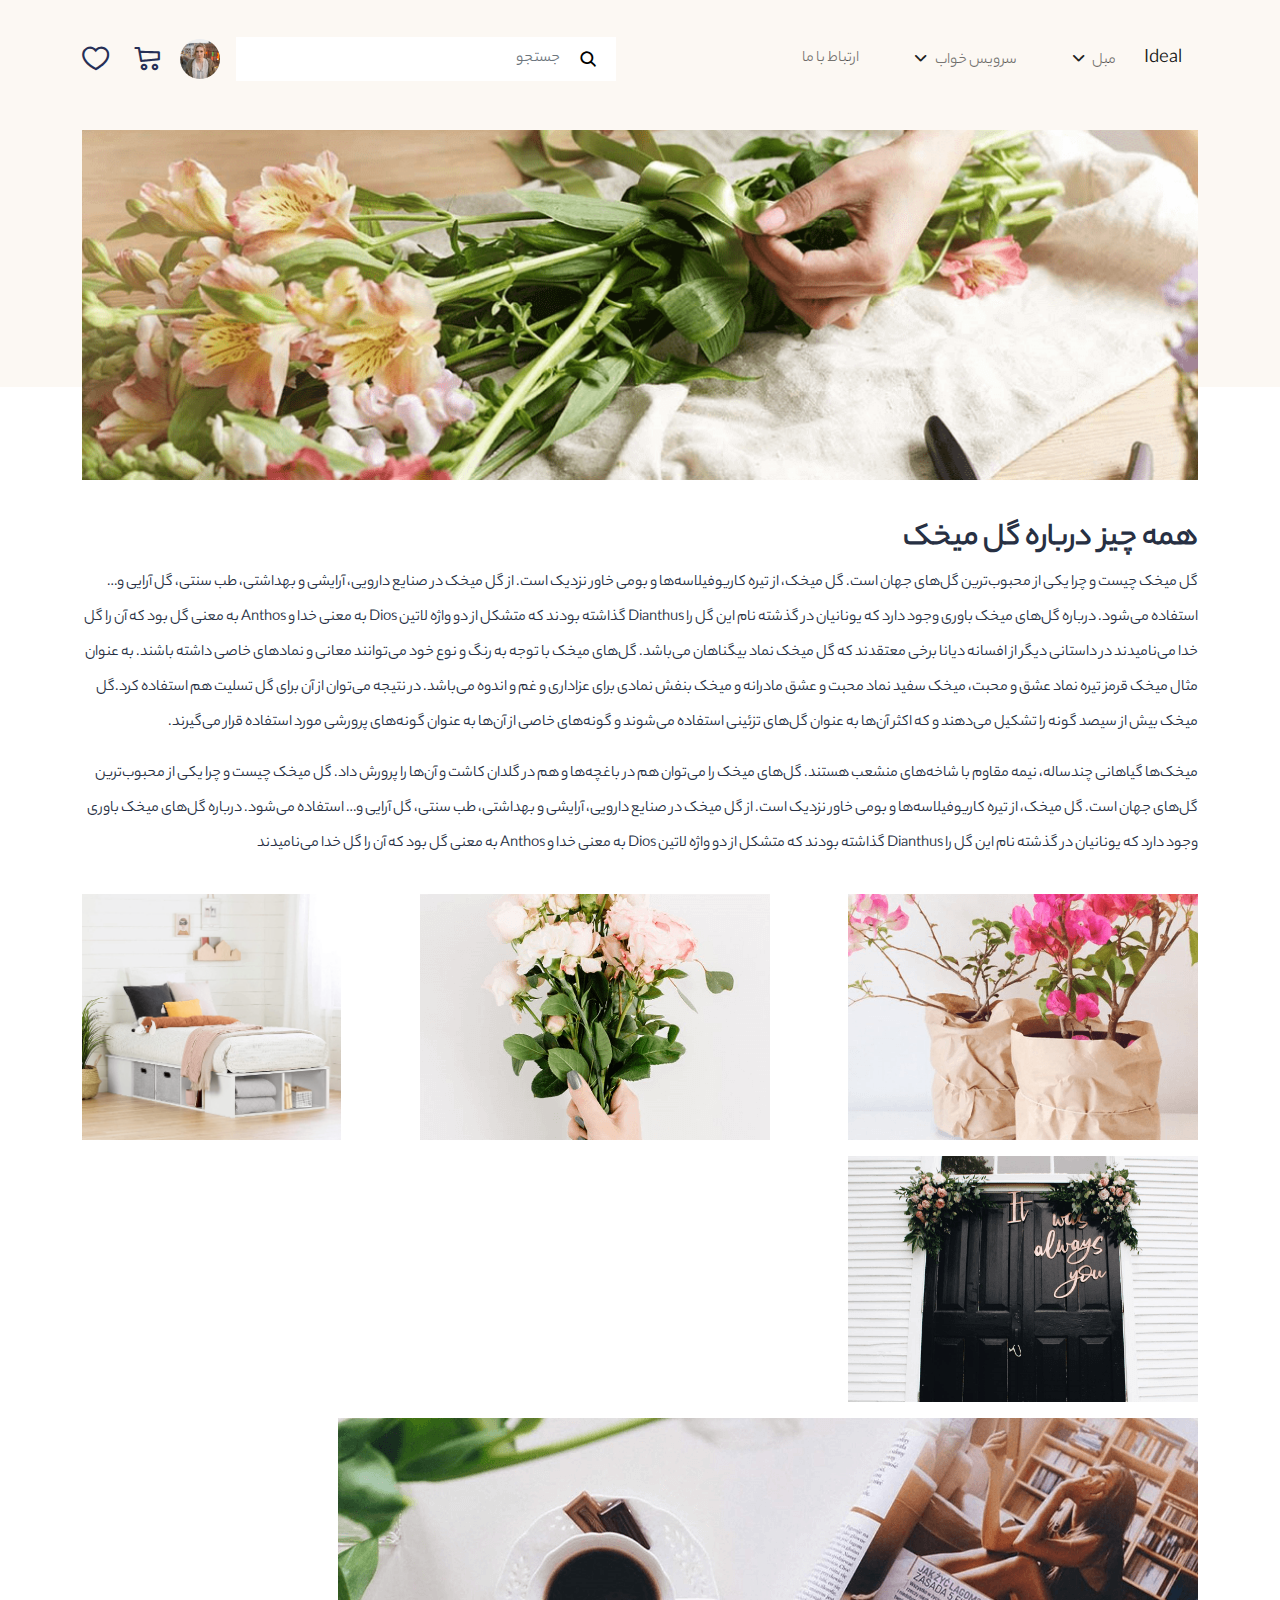
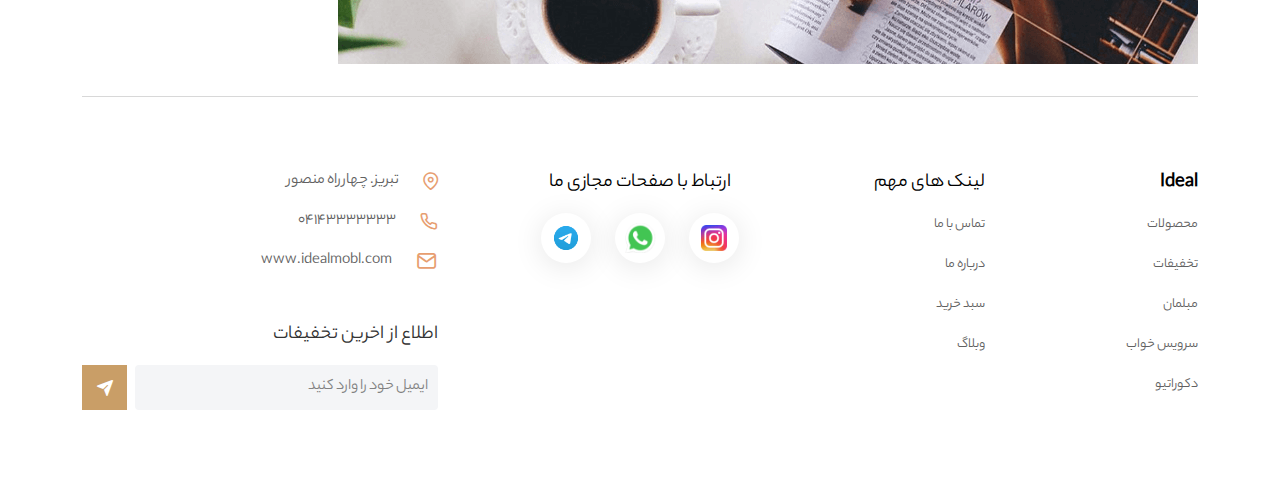
<file: blog-info.html>
<html>
<head>
    <meta charset="UTF-8">
    <meta name="viewport"
          content="width=device-width, user-scalable=no, initial-scale=1.0, maximum-scale=1.0, minimum-scale=1.0">
    <title>مبل ایده آل</title>
    <link rel="shortcut icon" href="assets/images/logo.ico" type="image/x-icon">
    <!--    Logo with ico format-->
    <link rel="stylesheet" href="assets/css/bootstrap.min.css">
    <link rel="stylesheet" href="assets/fonts/icomoon.css">
    <link rel="stylesheet" href="assets/css/style.min.css">
</head>
<body>

<!--header-->
<header>
    <nav class="navbar navbar-expand-xl navbar-light bg-light dv-custom-navbar">
        <div class="container">
            <a class="navbar-brand" href="index.html">Ideal</a>
            <button class="navbar-toggler" type="button" data-bs-toggle="collapse"
                    data-bs-target="#navbarSupportedContent" aria-controls="navbarSupportedContent"
                    aria-expanded="false" aria-label="Toggle navigation">
                <span class="navbar-toggler-icon"></span>
            </button>
            <div class="collapse navbar-collapse" id="navbarSupportedContent">
                <ul class="navbar-nav dv-right-menu align-items-xl-center ms-auto pe-0 mb-3 mb-lg-0">
                    <li class="nav-item dropdown">
                        <a class="nav-link dropdown-toggle" href="#" id="Sofa" role="button" data-bs-toggle="dropdown"
                           aria-expanded="false">
                            مبل
                        </a>
                        <ul class="dropdown-menu" aria-labelledby="Sofa">
                            <li><a class="dropdown-item" href="#">مبل یک</a></li>
                            <li><a class="dropdown-item" href="#">مبل دو</a></li>
                        </ul>
                    </li>
                    <li class="nav-item dropdown">
                        <a class="nav-link dropdown-toggle" href="#" id="bedSet" role="button" data-bs-toggle="dropdown"
                           aria-expanded="false">
                            سرویس خواب
                        </a>
                        <ul class="dropdown-menu" aria-labelledby="bedSet">
                            <li><a class="dropdown-item" href="#">سرویس خواب یک</a></li>
                            <li><a class="dropdown-item" href="#">سرویس خواب دو</a></li>
                        </ul>
                    </li>
                    <li class="nav-item">
                        <a class="nav-link" href="contact-us.html">ارتباط با ما</a>
                    </li>
                </ul>
                <div class="d-flex flex-column flex-sm-row align-items-sm-center">
                    <form class="d-flex dv-header-form mb-3 mb-sm-0">
                        <button type="submit">
                            <span class="icon-Icon---Search"></span>
                        </button>
                        <input class="form-control" type="search" name="search" placeholder="جستجو" aria-label="Search">
                    </form>
                    <ul class="navbar-nav flex-row align-items-center">
                        <li class="nav-item dropdown dv-user-dropdown me-3">
                            <a class="nav-link dropdown-toggle dv-user-image-link" href="#" id="userImage" role="button"
                               data-bs-toggle="dropdown" aria-expanded="false">
                                <img src="assets/images/user.png" class="img-cover" alt="مبل ایده آل">
                            </a>
                            <ul class="dropdown-menu" aria-labelledby="userImage">
                                <li><a class="dropdown-item" href="#">حساب کاربری</a></li>
                            </ul>
                        </li>
                        <li class="nav-item dv-header-icon ms-4">
                            <a class="nav-link" href="cart.html">
                                <span class="icon-Icon---Cart"></span>
                            </a>
                        </li>
                        <li class="nav-item dv-header-icon">
                            <a class="nav-link" href="interest.html">
                                <span class="icon-Icon---Heart"></span>
                            </a>
                        </li>
                    </ul>
                </div>
            </div>
        </div>
    </nav>
</header>
<main>
    <div class="dv-blog-info-top-bg-color"></div>
    <section id="blogInfo">
        <div class="container">
            <div class="row g-3">
                <div class="col-12">
                    <div class="dv-blog-info-top-image mb-4">
                        <img src="assets/images/flower6-min.png" class="img-cover" alt="جزئیات پست ایده آل مبل">
                    </div>
                </div>
                <div class="col-12">
                    <h2 class="fw-bold">همه چیز درباره گل میخک</h2>
                    <p>
                        گل میخک چیست و چرا یکی از محبوب‌ترین گل‌های جهان است. گل میخک، از تیره کاریوفیلاسه‌ها و بومی
                        خاور نزدیک است. از گل میخک در صنایع دارویی، آرایشی و بهداشتی، طب سنتی، گل آرایی و… استفاده
                        می‌شود. درباره گل‌های میخک باوری وجود دارد که یونانیان در گذشته نام این گل را Dianthus گذاشته
                        بودند که متشکل از دو واژه لاتین Dios به معنی خدا و Anthos به معنی گل بود که آن را گل خدا
                        می‌نامیدند در داستانی دیگر از افسانه دیانا برخی معتقدند که گل میخک نماد بیگناهان می‌باشد. گل‌های
                        میخک با توجه به رنگ و نوع خود می‌توانند معانی و نماد‌های خاصی داشته باشند. به عنوان مثال میخک
                        قرمز تیره نماد عشق و محبت، میخک سفید نماد محبت و عشق مادرانه و میخک بنفش نمادی برای عزاداری و غم
                        و اندوه می‌باشد. در نتیجه می‌توان از آن برای گل تسلیت هم استفاده کرد.گل میخک بیش از سیصد گونه را
                        تشکیل می‌دهند و که اکثر آن‌ها به عنوان گل‌های تزئینی استفاده می‌شوند و گونه‌های خاصی از آن‌ها به
                        عنوان گونه‌های پرورشی مورد استفاده قرار می‌گیرند.
                    </p>
                    <p>
                        میخک‌ها گیاهانی چندساله، نیمه مقاوم با شاخه‌های منشعب هستند. گل‌های میخک را می‌توان هم در
                        باغچه‌ها و هم در گلدان کاشت و آن‌ها را پرورش داد.
                        گل میخک چیست و چرا یکی از محبوب‌ترین گل‌های جهان است. گل میخک، از تیره کاریوفیلاسه‌ها و بومی
                        خاور نزدیک است. از گل میخک در صنایع دارویی، آرایشی و بهداشتی، طب سنتی، گل آرایی و… استفاده
                        می‌شود. درباره گل‌های میخک باوری وجود دارد که یونانیان در گذشته نام این گل را Dianthus گذاشته
                        بودند که متشکل از دو واژه لاتین Dios به معنی خدا و Anthos به معنی گل بود که آن را گل خدا
                        می‌نامیدند
                    </p>
                </div>

                <div class="col-12 d-flex flex-wrap justify-content-center justify-content-md-between">
                    <div class="dv-blog-info-tail-images">
                        <img src="assets/images/blog-info-3.png" alt="blog info" class="dv-blog-info-content-image">
                    </div>
                    <div class="dv-blog-info-tail-images">
                        <img src="assets/images/flower4-min.png" alt="blog info" class="dv-blog-info-content-image">
                    </div>
                    <div class="dv-blog-info-tail-images">
                        <img src="assets/images/bed2-min.png" alt="blog info" class="dv-blog-info-content-image">
                    </div>
                    <div class="dv-blog-info-tail-images">
                        <img src="assets/images/flower5-min.png" alt="blog info" class="dv-blog-info-content-image">
                    </div>
                    <div class="dv-blog-info-tail-images">
                        <img src="assets/images/blog-info-2.png" alt="blog info" class="dv-blog-info-content-image">
                    </div>
                </div>
            </div>
        </div>
    </section>
</main>
<!--footer-->
<footer id="footer">
    <div class="container mt-3">
        <div class="dv-footer-content pb-5">
            <div class="row g-4 mt-5">
                <div class="col-md-6 col-lg-4">
                    <div class="d-flex justify-content-between">
                        <ul class="dv-footer-links-list">
                            <li class="dv-footer-links-list-item-title mb-3">
                                <a href="index.html">
                                    <span class="fw-bold">Ideal</span>
                                </a>
                            </li>
                            <li class="dv-footer-links-list-item mb-3">
                                <a class="dv-footer-links-list-link" target="_blank" href="products.html">محصولات</a>
                            </li>
                            <li class="dv-footer-links-list-item mb-3">
                                <a class="dv-footer-links-list-link" target="_blank" href="products.html">تخفیفات</a>
                            </li>
                            <li class="dv-footer-links-list-item mb-3">
                                <a class="dv-footer-links-list-link" target="_blank" href="products.html">مبلمان</a>
                            </li>
                            <li class="dv-footer-links-list-item mb-3">
                                <a class="dv-footer-links-list-link" target="_blank" href="products.html">سرویس خواب</a>
                            </li>
                            <li class="dv-footer-links-list-item mb-3">
                                <a class="dv-footer-links-list-link" target="_blank" href="products.html">دکوراتیو</a>
                            </li>
                        </ul>
                        <ul class="dv-footer-links-list">
                            <li class="dv-footer-links-list-item-title mb-3">
                                <span>لینک های مهم</span>
                            </li>
                            <li class="dv-footer-links-list-item mb-3">
                                <a class="dv-footer-links-list-link" target="_blank" href="contact-us.html">تماس با ما</a>
                            </li>
                            <li class="dv-footer-links-list-item mb-3">
                                <a class="dv-footer-links-list-link" target="_blank" href="contact-us.html">درباره ما</a>
                            </li>
                            <li class="dv-footer-links-list-item mb-3">
                                <a class="dv-footer-links-list-link" target="_blank" href="cart.html">سبد خرید</a>
                            </li>
                            <li class="dv-footer-links-list-item mb-3">
                                <a class="dv-footer-links-list-link" target="_blank" href="blog.html">وبلاگ</a>
                            </li>
                        </ul>
                    </div>
                </div>

                <div class="col-md-6 col-lg-4 d-flex flex-column align-items-center">
                    <div class="dv-footer-links-list-item-title mb-3">
                        <span>ارتباط با صفحات مجازی ما</span>
                    </div>
                    <div class="d-flex align-items-center mb-4 mb-sm-0">
                        <a href="#">
                            <div class="dv-footer-social-media">
                                <img src="assets/images/instagram.png" class="img-fluid"
                                     alt="لینک شبکه های اتجماعی مبل ایده آل">
                            </div>
                        </a>
                        <a href="#">
                            <div class="dv-footer-social-media mx-4">
                                <img src="assets/images/Whatsapp.png" class="img-fluid"
                                     alt="لینک شبکه های اتجماعی مبل ایده آل">
                            </div>
                        </a>
                        <a href="#">
                            <div class="dv-footer-social-media">
                                <img src="assets/images/telegeram.png" class="img-fluid"
                                     alt="لینک شبکه های اتجماعی مبل ایده آل">
                            </div>
                        </a>
                    </div>
                </div>

                <div class="col-md-6 col-lg-4">
                    <ul class="dv-footer-information-items mb-5">
                        <li class="d-flex align-items-center mb-3">
                            <span class="icon-location-light dv-footer-location-icon ms-4"></span>
                            <span class="dv-footer-location-text">تبریز. چهارراه منصور</span>
                        </li>
                        <li class="d-flex align-items-center mb-3">
                            <span class="icon-phone-light dv-footer-location-icon ms-4"></span>
                            <span class="dv-footer-location-text">04143333333</span>
                        </li>
                        <li class="d-flex align-items-center mb-3">
                            <span class="icon-mail-light dv-footer-location-icon ms-4"></span>
                            <span class="dv-footer-location-text">www.idealmobl.com</span>
                        </li>
                    </ul>
                    <div class="d-flex flex-column">
                        <span class="dv-footer-news-title mb-3">اطلاع از اخرین تخفیفات</span>
                        <form class="d-flex">
                            <input class="form-control dv-footer-email-input ms-2" type="email" name="email"
                                   placeholder="ایمیل خود را وارد کنید"
                                   aria-label="Search">
                            <button class="dv-footer-submit-button" type="submit">
                                <span class="icon-carbonsend-alt-filled"></span>
                            </button>
                        </form>
                    </div>
                </div>
            </div>
        </div>
    </div>
</footer>

<script src="assets/js/jquery.min.js"></script>
<script src="assets/js/bootstrap.bundle.min.js"></script>
<script src="assets/js/index.min.js"></script>
</body>
</html>
</file>
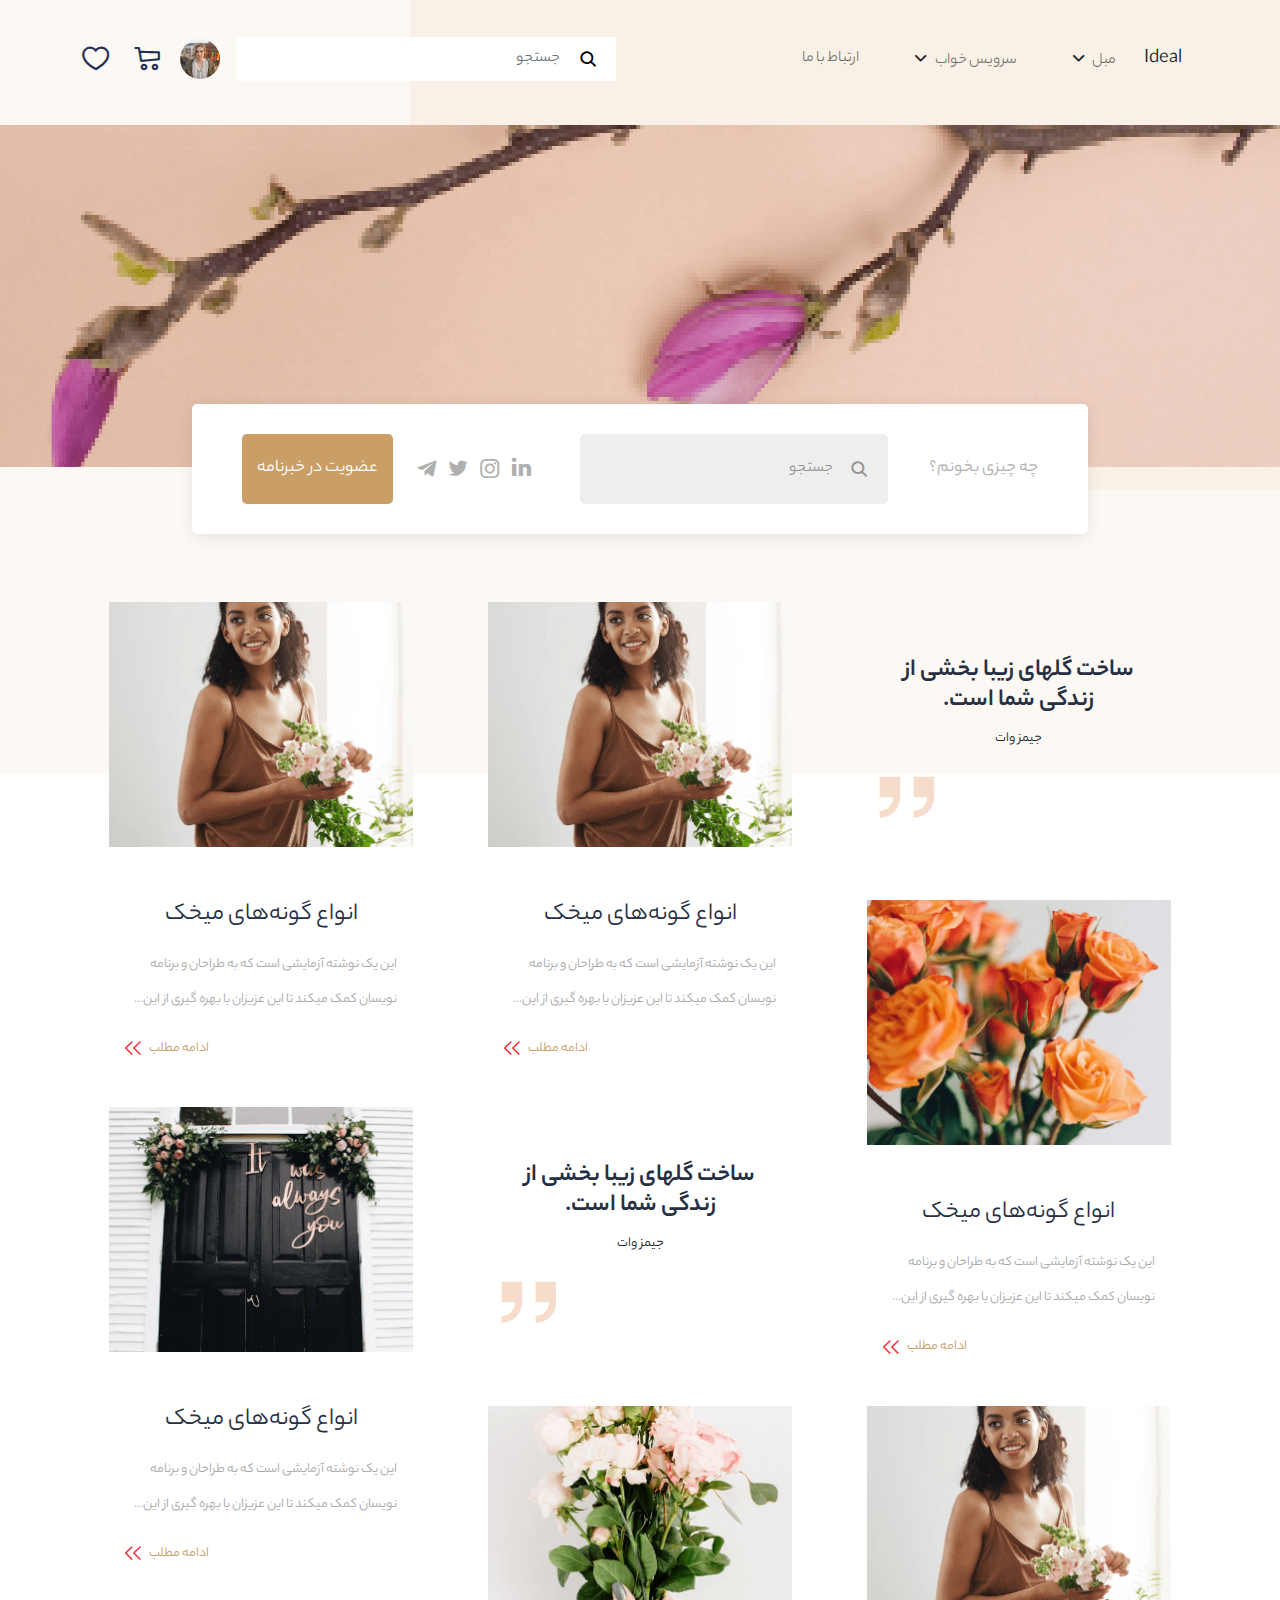
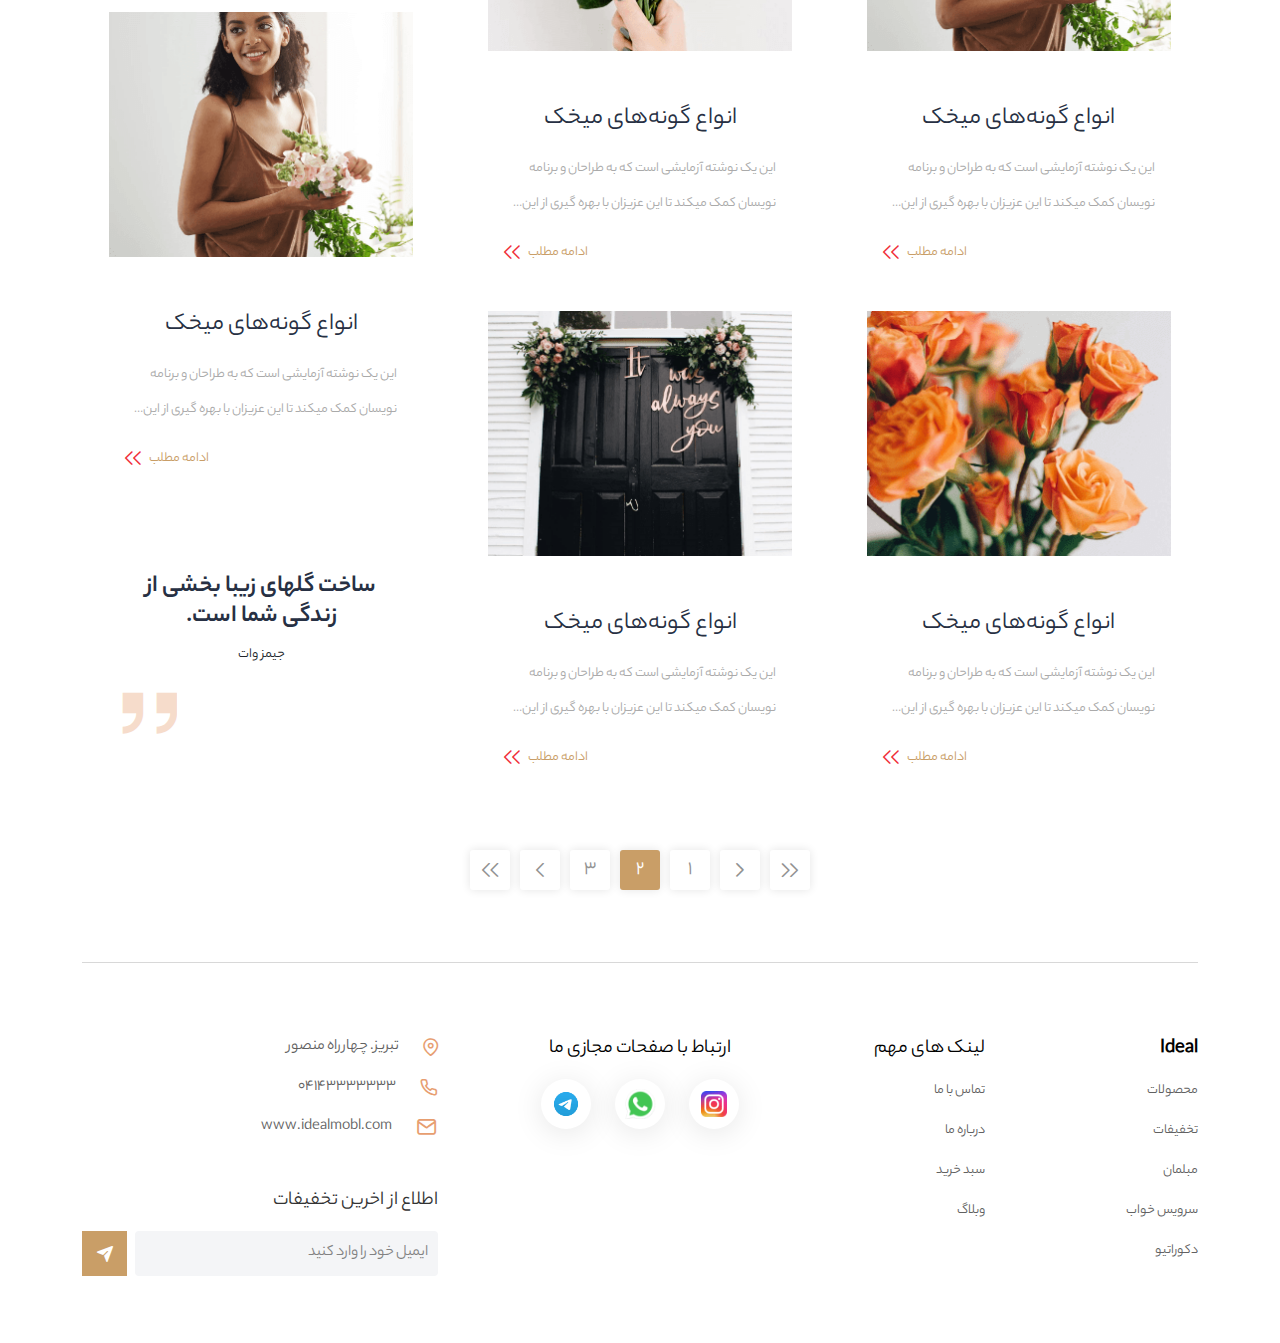
<file: blog.html>
<html>
<head>
    <meta charset="UTF-8">
    <meta name="viewport"
          content="width=device-width, user-scalable=no, initial-scale=1.0, maximum-scale=1.0, minimum-scale=1.0">
    <title>مبل ایده آل</title>
    <link rel="shortcut icon" href="assets/images/logo.ico" type="image/x-icon">
    <!--    Logo with ico format-->
    <link rel="stylesheet" href="assets/css/bootstrap.min.css">
    <link rel="stylesheet" href="assets/fonts/icomoon.css">
    <link rel="stylesheet" href="assets/css/style.min.css">
</head>
<body>

<!--header-->
<header>
    <nav class="navbar navbar-expand-xl navbar-light bg-light dv-custom-navbar">
        <div class="container">
            <a class="navbar-brand" href="index.html">Ideal</a>
            <button class="navbar-toggler" type="button" data-bs-toggle="collapse"
                    data-bs-target="#navbarSupportedContent" aria-controls="navbarSupportedContent"
                    aria-expanded="false" aria-label="Toggle navigation">
                <span class="navbar-toggler-icon"></span>
            </button>
            <div class="collapse navbar-collapse" id="navbarSupportedContent">
                <ul class="navbar-nav dv-right-menu align-items-xl-center ms-auto pe-0 mb-3 mb-lg-0">
                    <li class="nav-item dropdown">
                        <a class="nav-link dropdown-toggle" href="#" id="Sofa" role="button" data-bs-toggle="dropdown"
                           aria-expanded="false">
                            مبل
                        </a>
                        <ul class="dropdown-menu" aria-labelledby="Sofa">
                            <li><a class="dropdown-item" href="#">مبل یک</a></li>
                            <li><a class="dropdown-item" href="#">مبل دو</a></li>
                        </ul>
                    </li>
                    <li class="nav-item dropdown">
                        <a class="nav-link dropdown-toggle" href="#" id="bedSet" role="button" data-bs-toggle="dropdown"
                           aria-expanded="false">
                            سرویس خواب
                        </a>
                        <ul class="dropdown-menu" aria-labelledby="bedSet">
                            <li><a class="dropdown-item" href="#">سرویس خواب یک</a></li>
                            <li><a class="dropdown-item" href="#">سرویس خواب دو</a></li>
                        </ul>
                    </li>
                    <li class="nav-item">
                        <a class="nav-link" href="contact-us.html">ارتباط با ما</a>
                    </li>
                </ul>
                <div class="d-flex flex-column flex-sm-row align-items-sm-center">
                    <form class="d-flex dv-header-form mb-3 mb-sm-0">
                        <button type="submit">
                            <span class="icon-Icon---Search"></span>
                        </button>
                        <input class="form-control" type="search" name="search" placeholder="جستجو" aria-label="Search">
                    </form>
                    <ul class="navbar-nav flex-row align-items-center">
                        <li class="nav-item dropdown dv-user-dropdown me-3">
                            <a class="nav-link dropdown-toggle dv-user-image-link" href="#" id="userImage" role="button"
                               data-bs-toggle="dropdown" aria-expanded="false">
                                <img src="assets/images/user.png" class="img-cover" alt="مبل ایده آل">
                            </a>
                            <ul class="dropdown-menu" aria-labelledby="userImage">
                                <li><a class="dropdown-item" href="#">حساب کاربری</a></li>
                            </ul>
                        </li>
                        <li class="nav-item dv-header-icon ms-4">
                            <a class="nav-link" href="cart.html">
                                <span class="icon-Icon---Cart"></span>
                            </a>
                        </li>
                        <li class="nav-item dv-header-icon">
                            <a class="nav-link" href="interest.html">
                                <span class="icon-Icon---Heart"></span>
                            </a>
                        </li>
                    </ul>
                </div>
            </div>
        </div>
    </nav>
</header>
<main>
    <div class="dv-top-custom-bg"></div>
    <div class="dv-two-color-orange">
        <div class="dv-blog-top-banner-bg-image"></div>
        <div class="dv-blog-top-banner-search-content">
            <div class="row g-3">
                <div class="col-12 col-xl-7">
                    <div class="d-flex flex-column flex-sm-row align-items-sm-center justify-content-sm-between">
                        <span class="dv-search-title mb-2 mb-sm-0">چه چیزی بخونم؟</span>
                        <form class="d-flex dv-top-banner-form mb-3 mb-sm-0">
                            <button type="submit">
                                <span class="icon-Icon---Search"></span>
                            </button>
                            <input class="form-control" type="search" name="search" placeholder="جستجو"
                                   aria-label="Search">
                        </form>
                    </div>
                </div>
                <div class="col-12 col-xl-5 d-flex justify-content-sm-end">
                    <div class="w-100 d-flex align-items-center justify-content-between justify-content-md-end">
                        <div class="d-flex align-items-center mb-2 mb-sm-0">
                            <a href="#" class="dv-top-banner-social-link px-1">
                                <span class="icon-linkedin-bg"></span>
                            </a>
                            <a href="#" class="dv-top-banner-social-link px-1">
                                <span class="icon-instagram-bg"></span>
                            </a>
                            <a href="#" class="dv-top-banner-social-link px-1">
                                <span class="icon-twiter-bg"></span>
                            </a>
                            <a href="#" class="dv-top-banner-social-link px-1">
                                <span class="icon-telegram-bg"></span>
                            </a>
                        </div>
                        <button class="dv-join-news">عضویت در خبرنامه</button>
                    </div>
                </div>
            </div>
        </div>
    </div>
    <section id="blogContent" class="position-relative">
        <div class="container">
            <div class="row g-5 mt-5">
                <!--                blog posts-->
                <div class="col-12">
                    <div class="masonry">
                        <div class="item">
                            <div class="dv-blog-item-text">
                                <h3 class="text-center">ساخت گلهای زیبا بخشی
                                    از زندگی شما است.</h3>
                                <div class="d-flex flex-column">
                                    <span class="text-center dv-blog-item-username mb-4">جیمز وات</span>
                                    <span class="icon-double-quotes dv-blog-item-icon text-start"></span>
                                </div>
                            </div>
                        </div>
                        <div class="item">
                            <div class="dv-blog-card">
                                <a href="blog-info.html">
                                    <div class="card-img-top">
                                        <img src="assets/images/flower7-min.png" class="img-cover" alt="مبل ایده آل">
                                    </div>
                                    <div class="card-body">
                                        <h6 class="text-center">انواع گونه‌های میخک</h6>
                                        <p class="text-gray dv-more-three-dot"> این یک نوشته آزمایشی است که به طراحان و
                                            برنامه نویسان کمک میکند تا این عزیزان با بهره گیری از این نوشته تستی و
                                            آزمایشی
                                            بتوانند نمونه تکمیل شده از پروژه و طرح خودشان را به کارفرما نمایش دهند،
                                            استفاده
                                            از این متن تستی می تواند سرعت پیشرفت پروژه را افزایش دهد، و طراحان به جای
                                            تایپ و
                                            نگارش متن می توانند تنها با یک کپی و پست این متن را در کادرهای مختلف جایگزین
                                            نمائید. این نوشته توسط سایت لورم ایپسوم فارسی نگاشته شده است.</p>
                                        <a href="blog-info.html" class="d-flex align-items-center justify-content-end">
                                            <span class="text-red f-14 dv-blog-info-link">ادامه مطلب</span>
                                            <span class="icon-doble-left-arrow pe-2"></span>
                                        </a>
                                    </div>
                                </a>
                            </div>
                        </div>
                        <div class="item">
                            <div class="dv-blog-card">
                                <a href="blog-info.html">
                                    <div class="card-img-top">
                                        <img src="assets/images/flower3-min.png" class="img-cover" alt="مبل ایده آل">
                                    </div>
                                    <div class="card-body">
                                        <h6 class="text-center">انواع گونه‌های میخک</h6>
                                        <p class="text-gray dv-more-three-dot"> این یک نوشته آزمایشی است که به طراحان و
                                            برنامه نویسان کمک میکند تا این عزیزان با بهره گیری از این نوشته تستی و
                                            آزمایشی
                                            بتوانند نمونه تکمیل شده از پروژه و طرح خودشان را به کارفرما نمایش دهند،
                                            استفاده
                                            از این متن تستی می تواند سرعت پیشرفت پروژه را افزایش دهد، و طراحان به جای
                                            تایپ و
                                            نگارش متن می توانند تنها با یک کپی و پست این متن را در کادرهای مختلف جایگزین
                                            نمائید. این نوشته توسط سایت لورم ایپسوم فارسی نگاشته شده است.</p>
                                        <a href="blog-info.html" class="d-flex align-items-center justify-content-end">
                                            <span class="text-red f-14 dv-blog-info-link">ادامه مطلب</span>
                                            <span class="icon-doble-left-arrow pe-2"></span>
                                        </a>
                                    </div>
                                </a>
                            </div>
                        </div>
                        <div class="item">
                            <div class="dv-blog-card">
                                <a href="blog-info.html">
                                    <div class="card-img-top">
                                        <img src="assets/images/flower7-min.png" class="img-cover" alt="مبل ایده آل">
                                    </div>
                                    <div class="card-body">
                                        <h6 class="text-center">انواع گونه‌های میخک</h6>
                                        <p class="text-gray dv-more-three-dot"> این یک نوشته آزمایشی است که به طراحان و
                                            برنامه نویسان کمک میکند تا این عزیزان با بهره گیری از این نوشته تستی و
                                            آزمایشی
                                            بتوانند نمونه تکمیل شده از پروژه و طرح خودشان را به کارفرما نمایش دهند،
                                            استفاده
                                            از این متن تستی می تواند سرعت پیشرفت پروژه را افزایش دهد، و طراحان به جای
                                            تایپ و
                                            نگارش متن می توانند تنها با یک کپی و پست این متن را در کادرهای مختلف جایگزین
                                            نمائید. این نوشته توسط سایت لورم ایپسوم فارسی نگاشته شده است.</p>
                                        <a href="blog-info.html" class="d-flex align-items-center justify-content-end">
                                            <span class="text-red f-14 dv-blog-info-link">ادامه مطلب</span>
                                            <span class="icon-doble-left-arrow pe-2"></span>
                                        </a>
                                    </div>
                                </a>
                            </div>
                        </div>
                        <div class="item">
                            <div class="dv-blog-card">
                                <a href="blog-info.html">
                                    <div class="card-img-top">
                                        <img src="assets/images/flower3-min.png" class="img-cover" alt="مبل ایده آل">
                                    </div>
                                    <div class="card-body">
                                        <h6 class="text-center">انواع گونه‌های میخک</h6>
                                        <p class="text-gray dv-more-three-dot"> این یک نوشته آزمایشی است که به طراحان و
                                            برنامه نویسان کمک میکند تا این عزیزان با بهره گیری از این نوشته تستی و
                                            آزمایشی
                                            بتوانند نمونه تکمیل شده از پروژه و طرح خودشان را به کارفرما نمایش دهند،
                                            استفاده
                                            از این متن تستی می تواند سرعت پیشرفت پروژه را افزایش دهد، و طراحان به جای
                                            تایپ و
                                            نگارش متن می توانند تنها با یک کپی و پست این متن را در کادرهای مختلف جایگزین
                                            نمائید. این نوشته توسط سایت لورم ایپسوم فارسی نگاشته شده است.</p>
                                        <a href="blog-info.html" class="d-flex align-items-center justify-content-end">
                                            <span class="text-red f-14 dv-blog-info-link">ادامه مطلب</span>
                                            <span class="icon-doble-left-arrow pe-2"></span>
                                        </a>
                                    </div>
                                </a>
                            </div>
                        </div>
                        <div class="item">
                            <div class="dv-blog-item-text">
                                <h3 class="text-center">ساخت گلهای زیبا بخشی
                                    از زندگی شما است.</h3>
                                <div class="d-flex flex-column">
                                    <span class="text-center dv-blog-item-username mb-4">جیمز وات</span>
                                    <span class="icon-double-quotes dv-blog-item-icon text-start"></span>
                                </div>
                            </div>
                        </div>
                        <div class="item">
                            <div class="dv-blog-card">
                                <a href="blog-info.html">
                                    <div class="card-img-top">
                                        <img src="assets/images/flower4-min.png" class="img-cover" alt="مبل ایده آل">
                                    </div>
                                    <div class="card-body">
                                        <h6 class="text-center">انواع گونه‌های میخک</h6>
                                        <p class="text-gray dv-more-three-dot"> این یک نوشته آزمایشی است که به طراحان و
                                            برنامه نویسان کمک میکند تا این عزیزان با بهره گیری از این نوشته تستی و
                                            آزمایشی
                                            بتوانند نمونه تکمیل شده از پروژه و طرح خودشان را به کارفرما نمایش دهند،
                                            استفاده
                                            از این متن تستی می تواند سرعت پیشرفت پروژه را افزایش دهد، و طراحان به جای
                                            تایپ و
                                            نگارش متن می توانند تنها با یک کپی و پست این متن را در کادرهای مختلف جایگزین
                                            نمائید. این نوشته توسط سایت لورم ایپسوم فارسی نگاشته شده است.</p>
                                        <a href="blog-info.html" class="d-flex align-items-center justify-content-end">
                                            <span class="text-red f-14 dv-blog-info-link">ادامه مطلب</span>
                                            <span class="icon-doble-left-arrow pe-2"></span>
                                        </a>
                                    </div>
                                </a>
                            </div>
                        </div>
                        <div class="item">
                            <div class="dv-blog-card">
                                <a href="blog-info.html">
                                    <div class="card-img-top">
                                        <img src="assets/images/flower5-min.png" class="img-cover" alt="مبل ایده آل">
                                    </div>
                                    <div class="card-body">
                                        <h6 class="text-center">انواع گونه‌های میخک</h6>
                                        <p class="text-gray dv-more-three-dot"> این یک نوشته آزمایشی است که به طراحان و
                                            برنامه نویسان کمک میکند تا این عزیزان با بهره گیری از این نوشته تستی و
                                            آزمایشی
                                            بتوانند نمونه تکمیل شده از پروژه و طرح خودشان را به کارفرما نمایش دهند،
                                            استفاده
                                            از این متن تستی می تواند سرعت پیشرفت پروژه را افزایش دهد، و طراحان به جای
                                            تایپ و
                                            نگارش متن می توانند تنها با یک کپی و پست این متن را در کادرهای مختلف جایگزین
                                            نمائید. این نوشته توسط سایت لورم ایپسوم فارسی نگاشته شده است.</p>
                                        <a href="blog-info.html" class="d-flex align-items-center justify-content-end">
                                            <span class="text-red f-14 dv-blog-info-link">ادامه مطلب</span>
                                            <span class="icon-doble-left-arrow pe-2"></span>
                                        </a>
                                    </div>
                                </a>
                            </div>
                        </div>
                        <div class="item">
                            <div class="dv-blog-card">
                                <a href="blog-info.html">
                                    <div class="card-img-top">
                                        <img src="assets/images/flower3-min.png" class="img-cover" alt="مبل ایده آل">
                                    </div>
                                    <div class="card-body">
                                        <h6 class="text-center">انواع گونه‌های میخک</h6>
                                        <p class="text-gray dv-more-three-dot"> این یک نوشته آزمایشی است که به طراحان و
                                            برنامه نویسان کمک میکند تا این عزیزان با بهره گیری از این نوشته تستی و
                                            آزمایشی
                                            بتوانند نمونه تکمیل شده از پروژه و طرح خودشان را به کارفرما نمایش دهند،
                                            استفاده
                                            از این متن تستی می تواند سرعت پیشرفت پروژه را افزایش دهد، و طراحان به جای
                                            تایپ و
                                            نگارش متن می توانند تنها با یک کپی و پست این متن را در کادرهای مختلف جایگزین
                                            نمائید. این نوشته توسط سایت لورم ایپسوم فارسی نگاشته شده است.</p>
                                        <a href="blog-info.html" class="d-flex align-items-center justify-content-end">
                                            <span class="text-red f-14 dv-blog-info-link">ادامه مطلب</span>
                                            <span class="icon-doble-left-arrow pe-2"></span>
                                        </a>
                                    </div>
                                </a>
                            </div>
                        </div>
                        <div class="item">
                            <div class="dv-blog-card">
                                <a href="blog-info.html">
                                    <div class="card-img-top">
                                        <img src="assets/images/flower5-min.png" class="img-cover" alt="مبل ایده آل">
                                    </div>
                                    <div class="card-body">
                                        <h6 class="text-center">انواع گونه‌های میخک</h6>
                                        <p class="text-gray dv-more-three-dot"> این یک نوشته آزمایشی است که به طراحان و
                                            برنامه نویسان کمک میکند تا این عزیزان با بهره گیری از این نوشته تستی و
                                            آزمایشی
                                            بتوانند نمونه تکمیل شده از پروژه و طرح خودشان را به کارفرما نمایش دهند،
                                            استفاده
                                            از این متن تستی می تواند سرعت پیشرفت پروژه را افزایش دهد، و طراحان به جای
                                            تایپ و
                                            نگارش متن می توانند تنها با یک کپی و پست این متن را در کادرهای مختلف جایگزین
                                            نمائید. این نوشته توسط سایت لورم ایپسوم فارسی نگاشته شده است.</p>
                                        <a href="blog-info.html" class="d-flex align-items-center justify-content-end">
                                            <span class="text-red f-14 dv-blog-info-link">ادامه مطلب</span>
                                            <span class="icon-doble-left-arrow pe-2"></span>
                                        </a>
                                    </div>
                                </a>
                            </div>
                        </div>
                        <div class="item">
                            <div class="dv-blog-card">
                                <a href="blog-info.html">
                                    <div class="card-img-top">
                                        <img src="assets/images/flower3-min.png" class="img-cover" alt="مبل ایده آل">
                                    </div>
                                    <div class="card-body">
                                        <h6 class="text-center">انواع گونه‌های میخک</h6>
                                        <p class="text-gray dv-more-three-dot"> این یک نوشته آزمایشی است که به طراحان و
                                            برنامه نویسان کمک میکند تا این عزیزان با بهره گیری از این نوشته تستی و
                                            آزمایشی
                                            بتوانند نمونه تکمیل شده از پروژه و طرح خودشان را به کارفرما نمایش دهند،
                                            استفاده
                                            از این متن تستی می تواند سرعت پیشرفت پروژه را افزایش دهد، و طراحان به جای
                                            تایپ و
                                            نگارش متن می توانند تنها با یک کپی و پست این متن را در کادرهای مختلف جایگزین
                                            نمائید. این نوشته توسط سایت لورم ایپسوم فارسی نگاشته شده است.</p>
                                        <a href="blog-info.html" class="d-flex align-items-center justify-content-end">
                                            <span class="text-red f-14 dv-blog-info-link">ادامه مطلب</span>
                                            <span class="icon-doble-left-arrow pe-2"></span>
                                        </a>
                                    </div>
                                </a>
                            </div>
                        </div>
                        <div class="item">
                            <div class="dv-blog-item-text">
                                <h3 class="text-center">ساخت گلهای زیبا بخشی
                                    از زندگی شما است.</h3>
                                <div class="d-flex flex-column">
                                    <span class="text-center dv-blog-item-username mb-4">جیمز وات</span>
                                    <span class="icon-double-quotes dv-blog-item-icon text-start"></span>
                                </div>
                            </div>
                        </div>
                    </div>
                </div>

                <!--                pagination-->
                <div class="col-12 d-flex justify-content-center">
                    <nav aria-label="Page navigation" class="dv-custom-pagination">
                        <ul class="pagination">
                            <li class="page-item">
                                <a class="page-link dv-previous-link dv-rotate-previous-link" href="#"
                                   aria-label="Previous">
                                    <span class="icon-doble-left-arrow"></span>
                                </a>
                            </li>
                            <li class="page-item">
                                <a class="page-link dv-previous-link" href="#" aria-label="Previous">
                                    <span class="icon-arrow-right"></span>
                                </a>
                            </li>
                            <li class="page-item"><a class="page-link" href="#">1</a></li>
                            <li class="page-item active" aria-current="page">
                                <a class="page-link" href="#">2</a>
                            </li>
                            <li class="page-item"><a class="page-link" href="#">3</a></li>
                            <li class="page-item">
                                <a class="page-link dv-next-page-link" href="#" aria-label="Next">
                                    <span class="icon-arrow-left"></span>
                                </a>
                            </li>
                            <li class="page-item">
                                <a class="page-link dv-next-page-link" href="#" aria-label="Next">
                                    <span class="icon-doble-left-arrow"></span>
                                </a>
                            </li>
                        </ul>
                    </nav>
                </div>
            </div>
        </div>
    </section>
</main>
<!--footer-->
<footer id="footer">
    <div class="container mt-3">
        <div class="dv-footer-content pb-5">
            <div class="row g-4 mt-5">
                <div class="col-md-6 col-lg-4">
                    <div class="d-flex justify-content-between">
                        <ul class="dv-footer-links-list">
                            <li class="dv-footer-links-list-item-title mb-3">
                                <a href="index.html">
                                    <span class="fw-bold">Ideal</span>
                                </a>
                            </li>
                            <li class="dv-footer-links-list-item mb-3">
                                <a class="dv-footer-links-list-link" target="_blank" href="products.html">محصولات</a>
                            </li>
                            <li class="dv-footer-links-list-item mb-3">
                                <a class="dv-footer-links-list-link" target="_blank" href="products.html">تخفیفات</a>
                            </li>
                            <li class="dv-footer-links-list-item mb-3">
                                <a class="dv-footer-links-list-link" target="_blank" href="products.html">مبلمان</a>
                            </li>
                            <li class="dv-footer-links-list-item mb-3">
                                <a class="dv-footer-links-list-link" target="_blank" href="products.html">سرویس خواب</a>
                            </li>
                            <li class="dv-footer-links-list-item mb-3">
                                <a class="dv-footer-links-list-link" target="_blank" href="products.html">دکوراتیو</a>
                            </li>
                        </ul>
                        <ul class="dv-footer-links-list">
                            <li class="dv-footer-links-list-item-title mb-3">
                                <span>لینک های مهم</span>
                            </li>
                            <li class="dv-footer-links-list-item mb-3">
                                <a class="dv-footer-links-list-link" target="_blank" href="contact-us.html">تماس با ما</a>
                            </li>
                            <li class="dv-footer-links-list-item mb-3">
                                <a class="dv-footer-links-list-link" target="_blank" href="contact-us.html">درباره ما</a>
                            </li>
                            <li class="dv-footer-links-list-item mb-3">
                                <a class="dv-footer-links-list-link" target="_blank" href="cart.html">سبد خرید</a>
                            </li>
                            <li class="dv-footer-links-list-item mb-3">
                                <a class="dv-footer-links-list-link" target="_blank" href="blog.html">وبلاگ</a>
                            </li>
                        </ul>
                    </div>
                </div>

                <div class="col-md-6 col-lg-4 d-flex flex-column align-items-center">
                    <div class="dv-footer-links-list-item-title mb-3">
                        <span>ارتباط با صفحات مجازی ما</span>
                    </div>
                    <div class="d-flex align-items-center mb-4 mb-sm-0">
                        <a href="#">
                            <div class="dv-footer-social-media">
                                <img src="assets/images/instagram.png" class="img-fluid"
                                     alt="لینک شبکه های اتجماعی مبل ایده آل">
                            </div>
                        </a>
                        <a href="#">
                            <div class="dv-footer-social-media mx-4">
                                <img src="assets/images/Whatsapp.png" class="img-fluid"
                                     alt="لینک شبکه های اتجماعی مبل ایده آل">
                            </div>
                        </a>
                        <a href="#">
                            <div class="dv-footer-social-media">
                                <img src="assets/images/telegeram.png" class="img-fluid"
                                     alt="لینک شبکه های اتجماعی مبل ایده آل">
                            </div>
                        </a>
                    </div>
                </div>

                <div class="col-md-6 col-lg-4">
                    <ul class="dv-footer-information-items mb-5">
                        <li class="d-flex align-items-center mb-3">
                            <span class="icon-location-light dv-footer-location-icon ms-4"></span>
                            <span class="dv-footer-location-text">تبریز. چهارراه منصور</span>
                        </li>
                        <li class="d-flex align-items-center mb-3">
                            <span class="icon-phone-light dv-footer-location-icon ms-4"></span>
                            <span class="dv-footer-location-text">04143333333</span>
                        </li>
                        <li class="d-flex align-items-center mb-3">
                            <span class="icon-mail-light dv-footer-location-icon ms-4"></span>
                            <span class="dv-footer-location-text">www.idealmobl.com</span>
                        </li>
                    </ul>
                    <div class="d-flex flex-column">
                        <span class="dv-footer-news-title mb-3">اطلاع از اخرین تخفیفات</span>
                        <form class="d-flex">
                            <input class="form-control dv-footer-email-input ms-2" type="email" name="email"
                                   placeholder="ایمیل خود را وارد کنید"
                                   aria-label="Search">
                            <button class="dv-footer-submit-button" type="submit">
                                <span class="icon-carbonsend-alt-filled"></span>
                            </button>
                        </form>
                    </div>
                </div>
            </div>
        </div>
    </div>
</footer>

<script src="assets/js/jquery.min.js"></script>
<script src="assets/js/bootstrap.bundle.min.js"></script>
<script src="assets/js/index.min.js"></script>
</body>
</html>
</file>
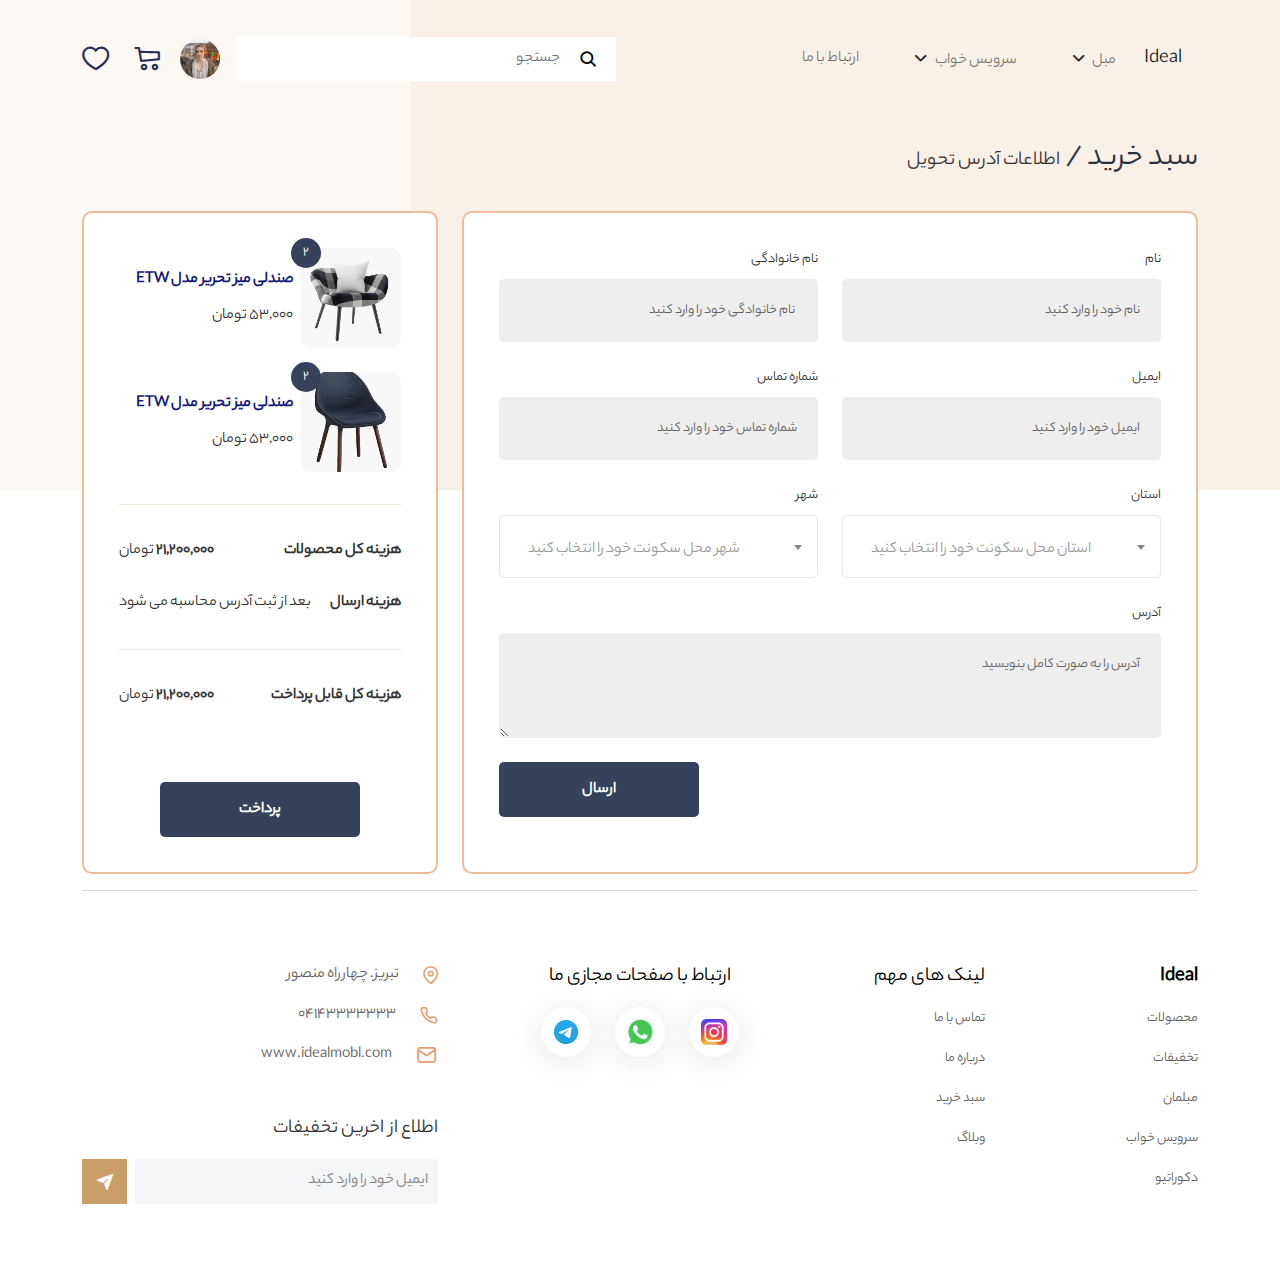
<file: cart-address-information.html>
<html>
<head>
    <meta charset="UTF-8">
    <meta name="viewport"
          content="width=device-width, user-scalable=no, initial-scale=1.0, maximum-scale=1.0, minimum-scale=1.0">
    <title>مبل ایده آل | اطلاعات آدرس تحویل</title>
    <link rel="shortcut icon" href="assets/images/logo.ico" type="image/x-icon">
    <!--    Logo with ico format-->
    <link rel="stylesheet" href="assets/css/bootstrap.min.css">
    <link rel="stylesheet" href="assets/fonts/icomoon.css">
    <link rel="stylesheet" href="assets/css/select2.min.css">
    <link rel="stylesheet" href="assets/css/style.min.css">
</head>
<body>

<!--header-->
<header>
    <nav class="navbar navbar-expand-xl navbar-light bg-light dv-custom-navbar">
        <div class="container">
            <a class="navbar-brand" href="index.html">Ideal</a>
            <button class="navbar-toggler" type="button" data-bs-toggle="collapse"
                    data-bs-target="#navbarSupportedContent" aria-controls="navbarSupportedContent"
                    aria-expanded="false" aria-label="Toggle navigation">
                <span class="navbar-toggler-icon"></span>
            </button>
            <div class="collapse navbar-collapse" id="navbarSupportedContent">
                <ul class="navbar-nav dv-right-menu align-items-xl-center ms-auto pe-0 mb-3 mb-lg-0">
                    <li class="nav-item dropdown">
                        <a class="nav-link dropdown-toggle" href="#" id="Sofa" role="button" data-bs-toggle="dropdown"
                           aria-expanded="false">
                            مبل
                        </a>
                        <ul class="dropdown-menu" aria-labelledby="Sofa">
                            <li><a class="dropdown-item" href="#">مبل یک</a></li>
                            <li><a class="dropdown-item" href="#">مبل دو</a></li>
                        </ul>
                    </li>
                    <li class="nav-item dropdown">
                        <a class="nav-link dropdown-toggle" href="#" id="bedSet" role="button" data-bs-toggle="dropdown"
                           aria-expanded="false">
                            سرویس خواب
                        </a>
                        <ul class="dropdown-menu" aria-labelledby="bedSet">
                            <li><a class="dropdown-item" href="#">سرویس خواب یک</a></li>
                            <li><a class="dropdown-item" href="#">سرویس خواب دو</a></li>
                        </ul>
                    </li>
                    <li class="nav-item">
                        <a class="nav-link" href="contact-us.html">ارتباط با ما</a>
                    </li>
                </ul>
                <div class="d-flex flex-column flex-sm-row align-items-sm-center">
                    <form class="d-flex dv-header-form mb-3 mb-sm-0">
                        <button type="submit">
                            <span class="icon-Icon---Search"></span>
                        </button>
                        <input class="form-control" type="search" name="search" placeholder="جستجو" aria-label="Search">
                    </form>
                    <ul class="navbar-nav flex-row align-items-center">
                        <li class="nav-item dropdown dv-user-dropdown me-3">
                            <a class="nav-link dropdown-toggle dv-user-image-link" href="#" id="userImage" role="button"
                               data-bs-toggle="dropdown" aria-expanded="false">
                                <img src="assets/images/user.png" class="img-cover" alt="مبل ایده آل">
                            </a>
                            <ul class="dropdown-menu" aria-labelledby="userImage">
                                <li><a class="dropdown-item" href="#">حساب کاربری</a></li>
                            </ul>
                        </li>
                        <li class="nav-item dv-header-icon ms-4">
                            <a class="nav-link" href="cart.html">
                                <span class="icon-Icon---Cart"></span>
                            </a>
                        </li>
                        <li class="nav-item dv-header-icon">
                            <a class="nav-link" href="interest.html">
                                <span class="icon-Icon---Heart"></span>
                            </a>
                        </li>
                    </ul>
                </div>
            </div>
        </div>
    </nav>
</header>

<main>
    <div class="dv-two-color-orange"></div>
    <div class="dv-content-on-two-color">
        <div class="container">
            <div class="row g-4">
                <div class="col-12">
                    <h2>سبد خرید / <span class="dv-cart-address-title">اطلاعات آدرس تحویل</span></h2>
                </div>
                <div class="col-lg-8">
                    <div class="dv-cart-product-content">
                        <form action="" class="row g-4 dv-cart-form">
                            <div class="col-md-6">
                                <label class="w-100 d-flex flex-column" for="first_name">
                                    <span class="dv-cart-from-label-span">نام</span>
                                    <input id="first_name" type="text" name="first_name"
                                           class="dv-cart-form-label-input" placeholder="نام خود را وارد کنید">
                                </label>
                            </div>
                            <div class="col-md-6">
                                <label class="w-100 d-flex flex-column" for="last_name">
                                    <span class="dv-cart-from-label-span"> نام خانوادگی</span>
                                    <input id="last_name" type="text" name="last_name" class="dv-cart-form-label-input"
                                           placeholder=" نام خانوادگی خود را وارد کنید">
                                </label>
                            </div>
                            <div class="col-md-6">
                                <label class="w-100 d-flex flex-column" for="email">
                                    <span class="dv-cart-from-label-span">ایمیل</span>
                                    <input id="email" type="email" name="email" class="dv-cart-form-label-input"
                                           placeholder="ایمیل خود را وارد کنید">
                                </label>
                            </div>
                            <div class="col-md-6">
                                <label class="w-100 d-flex flex-column" for="mobile">
                                    <span class="dv-cart-from-label-span">شماره تماس</span>
                                    <input id="mobile" type="number" name="mobile" class="dv-cart-form-label-input"
                                           placeholder="شماره تماس خود را وارد کنید">
                                </label>
                            </div>
                            <div class="col-md-6">
                                <label class="w-100 d-flex flex-column" for="province">
                                    <span class="dv-cart-from-label-span">استان</span>
                                    <select name="province" id="province"
                                            class="dv-cart-form-label-input province-select js-example-placeholder-single js-states form-control">
                                        <option></option>
                                        <option value="آذربایجان شرقی">آذربایجان شرقی</option>
                                        <option value="تهران">تهران</option>
                                        <option value="فارس">فارس</option>
                                    </select>
                                </label>
                            </div>
                            <div class="col-md-6">
                                <label class="w-100 d-flex flex-column" for="city">
                                    <span class="dv-cart-from-label-span">شهر</span>
                                    <select name="city" id="city"
                                            class="dv-cart-form-label-input city-select js-example-placeholder-single js-states form-control">
                                        <option></option>
                                        <option value="تبریز">تبریز</option>
                                        <option value="تهران">تهران</option>
                                        <option value="شیراز">شیراز</option>
                                    </select>
                                </label>
                            </div>
                            <div class="col-12">
                                <label class="w-100 d-flex flex-column" for="address">
                                    <span class="dv-cart-from-label-span">آدرس</span>
                                    <textarea id="address" rows="3" name="address" class="dv-cart-form-label-input"
                                              placeholder="آدرس را به صورت کامل بنویسید"></textarea>
                                </label>
                            </div>
                            <div class="col-12 d-flex align-items-center justify-content-end">
                                <button type="submit" class="dv-pay-button">ارسال</button>
                            </div>
                        </form>
                    </div>
                </div>

                <div class="col-lg-4">
                    <div class="dv-cart-product-content d-flex flex-column justify-content-between">
                        <div class="w-100 mb-5">
                            <div class="d-flex align-items-center mb-4">

                                <a href="product-info.html" target="_blank">
                                    <div class="dv-cart-left-content-image position-relative">
                                        <img src="assets/images/cart-image1.png" class="img-cover" alt="عکس محصول">
                                        <span class="dv-custom-badge rounded-circle position-absolute d-flex align-items-center justify-content-center">2</span>
                                    </div>
                                </a>

                                <div class="d-flex flex-column justify-content-center dv-left-content-after-image">
                                    <a href="product-info.html" target="_blank">
                                        <h2 class="dv-product-table-title">صندلی میز تحریر مدل ETW</h2>
                                    </a>
                                    <span class="pe-2 dv-card-price dv-cart-product-price">53000 تومان</span>
                                </div>

                            </div>

                            <div class="d-flex align-items-center mb-4">

                                <a href="product-info.html" target="_blank">
                                    <div class="dv-cart-left-content-image position-relative">
                                        <img src="assets/images/cart-image2.png" class="img-cover" alt="عکس محصول">
                                        <span class="dv-custom-badge rounded-circle position-absolute d-flex align-items-center justify-content-center">2</span>
                                    </div>
                                </a>

                                <div class="d-flex flex-column justify-content-center dv-left-content-after-image">
                                    <a href="product-info.html" target="_blank">
                                        <h2 class="dv-product-table-title">صندلی میز تحریر مدل ETW</h2>
                                    </a>
                                    <span class="pe-2 dv-card-price dv-cart-product-price">53000 تومان</span>
                                </div>

                            </div>

                            <hr class="dv-custom-hr">

                            <div class="w-100 d-flex align-items-center justify-content-between mb-4">
                                <span class="dv-factor-title fw-bold">هزینه کل محصولات</span>
                                <span class="dv-cart-product-price"><span class="fw-bold dv-card-price">21200000</span> تومان</span>
                            </div>

                            <div class="w-100 d-flex align-items-center justify-content-between">
                                <span class="dv-factor-title fw-bold">هزینه ارسال</span>
                                <span class="dv-cart-product-price">بعد از ثبت آدرس محاسبه می شود</span>
                            </div>

                            <hr class="dv-custom-hr">

                            <div class="w-100 d-flex align-items-center justify-content-between mb-4">
                                <span class="dv-factor-title fw-bold">هزینه کل قابل پرداخت</span>
                                <span class="dv-cart-product-price"><span class="fw-bold dv-card-price">21200000</span> تومان</span>
                            </div>

                        </div>
                        <a href="cart-address.html" class="dv-pay-button mx-auto">پرداخت</a>
                    </div>
                </div>

            </div>
        </div>
    </div>
</main>

<!--footer-->
<footer id="footer">
    <div class="container mt-3">
        <div class="dv-footer-content pb-5">
            <div class="row g-4 mt-5">
                <div class="col-md-6 col-lg-4">
                    <div class="d-flex justify-content-between">
                        <ul class="dv-footer-links-list">
                            <li class="dv-footer-links-list-item-title mb-3">
                                <a href="index.html">
                                    <span class="fw-bold">Ideal</span>
                                </a>
                            </li>
                            <li class="dv-footer-links-list-item mb-3">
                                <a class="dv-footer-links-list-link" target="_blank" href="products.html">محصولات</a>
                            </li>
                            <li class="dv-footer-links-list-item mb-3">
                                <a class="dv-footer-links-list-link" target="_blank" href="products.html">تخفیفات</a>
                            </li>
                            <li class="dv-footer-links-list-item mb-3">
                                <a class="dv-footer-links-list-link" target="_blank" href="products.html">مبلمان</a>
                            </li>
                            <li class="dv-footer-links-list-item mb-3">
                                <a class="dv-footer-links-list-link" target="_blank" href="products.html">سرویس خواب</a>
                            </li>
                            <li class="dv-footer-links-list-item mb-3">
                                <a class="dv-footer-links-list-link" target="_blank" href="products.html">دکوراتیو</a>
                            </li>
                        </ul>
                        <ul class="dv-footer-links-list">
                            <li class="dv-footer-links-list-item-title mb-3">
                                <span>لینک های مهم</span>
                            </li>
                            <li class="dv-footer-links-list-item mb-3">
                                <a class="dv-footer-links-list-link" target="_blank" href="contact-us.html">تماس با ما</a>
                            </li>
                            <li class="dv-footer-links-list-item mb-3">
                                <a class="dv-footer-links-list-link" target="_blank" href="contact-us.html">درباره ما</a>
                            </li>
                            <li class="dv-footer-links-list-item mb-3">
                                <a class="dv-footer-links-list-link" target="_blank" href="cart.html">سبد خرید</a>
                            </li>
                            <li class="dv-footer-links-list-item mb-3">
                                <a class="dv-footer-links-list-link" target="_blank" href="blog.html">وبلاگ</a>
                            </li>
                        </ul>
                    </div>
                </div>

                <div class="col-md-6 col-lg-4 d-flex flex-column align-items-center">
                    <div class="dv-footer-links-list-item-title mb-3">
                        <span>ارتباط با صفحات مجازی ما</span>
                    </div>
                    <div class="d-flex align-items-center mb-4 mb-sm-0">
                        <a href="#">
                            <div class="dv-footer-social-media">
                                <img src="assets/images/instagram.png" class="img-fluid"
                                     alt="لینک شبکه های اتجماعی مبل ایده آل">
                            </div>
                        </a>
                        <a href="#">
                            <div class="dv-footer-social-media mx-4">
                                <img src="assets/images/Whatsapp.png" class="img-fluid"
                                     alt="لینک شبکه های اتجماعی مبل ایده آل">
                            </div>
                        </a>
                        <a href="#">
                            <div class="dv-footer-social-media">
                                <img src="assets/images/telegeram.png" class="img-fluid"
                                     alt="لینک شبکه های اتجماعی مبل ایده آل">
                            </div>
                        </a>
                    </div>
                </div>

                <div class="col-md-6 col-lg-4">
                    <ul class="dv-footer-information-items mb-5">
                        <li class="d-flex align-items-center mb-3">
                            <span class="icon-location-light dv-footer-location-icon ms-4"></span>
                            <span class="dv-footer-location-text">تبریز. چهارراه منصور</span>
                        </li>
                        <li class="d-flex align-items-center mb-3">
                            <span class="icon-phone-light dv-footer-location-icon ms-4"></span>
                            <span class="dv-footer-location-text">04143333333</span>
                        </li>
                        <li class="d-flex align-items-center mb-3">
                            <span class="icon-mail-light dv-footer-location-icon ms-4"></span>
                            <span class="dv-footer-location-text">www.idealmobl.com</span>
                        </li>
                    </ul>
                    <div class="d-flex flex-column">
                        <span class="dv-footer-news-title mb-3">اطلاع از اخرین تخفیفات</span>
                        <form class="d-flex">
                            <input class="form-control dv-footer-email-input ms-2" type="email" name="email"
                                   placeholder="ایمیل خود را وارد کنید"
                                   aria-label="Search">
                            <button class="dv-footer-submit-button" type="submit">
                                <span class="icon-carbonsend-alt-filled"></span>
                            </button>
                        </form>
                    </div>
                </div>
            </div>
        </div>
    </div>
</footer>

<script src="assets/js/jquery.min.js"></script>
<script src="assets/js/bootstrap.bundle.min.js"></script>
<script src="assets/js/select2.min.js"></script>
<script src="assets/js/index.min.js"></script>

<script>
    $(".province-select").select2({
        placeholder: "استان محل سکونت خود را انتخاب کنید",
        allowClear: true
    });

    $(".city-select").select2({
        placeholder: "شهر محل سکونت خود را انتخاب کنید",
        allowClear: true
    });
</script>

</body>
</html>
</file>
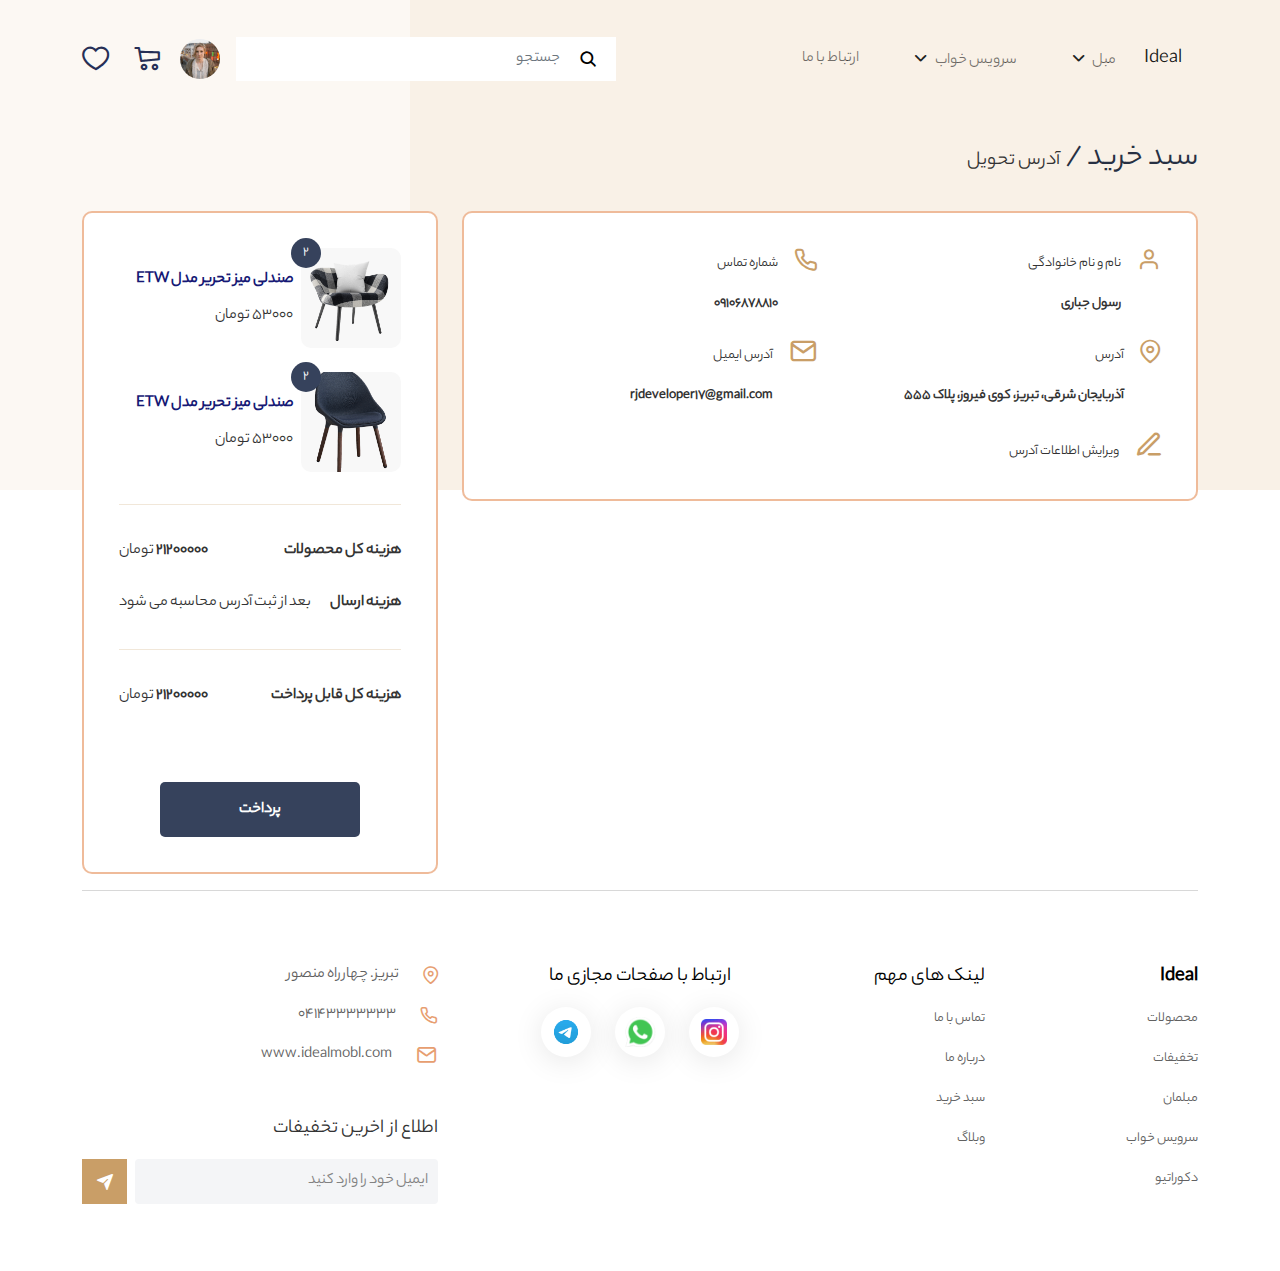
<file: cart-address.html>
<html>
<head>
    <meta charset="UTF-8">
    <meta name="viewport"
          content="width=device-width, user-scalable=no, initial-scale=1.0, maximum-scale=1.0, minimum-scale=1.0">
    <title>مبل ایده آل | افزودن آدرس تحویل</title>
    <link rel="shortcut icon" href="assets/images/logo.ico" type="image/x-icon">
    <!--    Logo with ico format-->
    <link rel="stylesheet" href="assets/css/bootstrap.min.css">
    <link rel="stylesheet" href="assets/fonts/icomoon.css">
    <link rel="stylesheet" href="assets/css/style.min.css">
</head>
<body>

<!--header-->
<header>
    <nav class="navbar navbar-expand-xl navbar-light bg-light dv-custom-navbar">
        <div class="container">
            <a class="navbar-brand" href="index.html">Ideal</a>
            <button class="navbar-toggler" type="button" data-bs-toggle="collapse"
                    data-bs-target="#navbarSupportedContent" aria-controls="navbarSupportedContent"
                    aria-expanded="false" aria-label="Toggle navigation">
                <span class="navbar-toggler-icon"></span>
            </button>
            <div class="collapse navbar-collapse" id="navbarSupportedContent">
                <ul class="navbar-nav dv-right-menu align-items-xl-center ms-auto pe-0 mb-3 mb-lg-0">
                    <li class="nav-item dropdown">
                        <a class="nav-link dropdown-toggle" href="#" id="Sofa" role="button" data-bs-toggle="dropdown"
                           aria-expanded="false">
                            مبل
                        </a>
                        <ul class="dropdown-menu" aria-labelledby="Sofa">
                            <li><a class="dropdown-item" href="#">مبل یک</a></li>
                            <li><a class="dropdown-item" href="#">مبل دو</a></li>
                        </ul>
                    </li>
                    <li class="nav-item dropdown">
                        <a class="nav-link dropdown-toggle" href="#" id="bedSet" role="button" data-bs-toggle="dropdown"
                           aria-expanded="false">
                            سرویس خواب
                        </a>
                        <ul class="dropdown-menu" aria-labelledby="bedSet">
                            <li><a class="dropdown-item" href="#">سرویس خواب یک</a></li>
                            <li><a class="dropdown-item" href="#">سرویس خواب دو</a></li>
                        </ul>
                    </li>
                    <li class="nav-item">
                        <a class="nav-link" href="contact-us.html">ارتباط با ما</a>
                    </li>
                </ul>
                <div class="d-flex flex-column flex-sm-row align-items-sm-center">
                    <form class="d-flex dv-header-form mb-3 mb-sm-0">
                        <button type="submit">
                            <span class="icon-Icon---Search"></span>
                        </button>
                        <input class="form-control" type="search" name="search" placeholder="جستجو" aria-label="Search">
                    </form>
                    <ul class="navbar-nav flex-row align-items-center">
                        <li class="nav-item dropdown dv-user-dropdown me-3">
                            <a class="nav-link dropdown-toggle dv-user-image-link" href="#" id="userImage" role="button"
                               data-bs-toggle="dropdown" aria-expanded="false">
                                <img src="assets/images/user.png" class="img-cover" alt="مبل ایده آل">
                            </a>
                            <ul class="dropdown-menu" aria-labelledby="userImage">
                                <li><a class="dropdown-item" href="#">حساب کاربری</a></li>
                            </ul>
                        </li>
                        <li class="nav-item dv-header-icon ms-4">
                            <a class="nav-link" href="cart.html">
                                <span class="icon-Icon---Cart"></span>
                            </a>
                        </li>
                        <li class="nav-item dv-header-icon">
                            <a class="nav-link" href="interest.html">
                                <span class="icon-Icon---Heart"></span>
                            </a>
                        </li>
                    </ul>
                </div>
            </div>
        </div>
    </nav>
</header>

<main>
    <div class="dv-two-color-orange"></div>
    <div class="dv-content-on-two-color">
        <div class="container">
            <form class="row g-4">
                <div class="col-12">
                    <h2>سبد خرید / <span class="dv-cart-address-title">آدرس تحویل</span></h2>
                </div>
                <div class="col-lg-8">
                    <div class="dv-cart-product-content h-auto">
                        <div class="row g-4 dv-cart-form">
                            <div class="col-md-6">
                                <div class="d-flex align-items-start">
                                    <span class="icon-user-light dv-address-icon"></span>
                                    <div class="d-flex flex-column me-3">
                                        <span class="dv-user-name-title mt-1 mb-3">نام و نام خانوادگی</span>
                                        <span class="dv-user-name-title fw-bold">رسول جباری</span>
                                    </div>
                                </div>
                            </div>
                            <div class="col-md-6">
                                <div class="d-flex align-items-start">
                                    <span class="icon-phone-light dv-address-icon"></span>
                                    <div class="d-flex flex-column me-3">
                                        <span class="dv-user-name-title mt-1 mb-3">شماره تماس</span>
                                        <span class="dv-user-name-title fw-bold">09106878810</span>
                                    </div>
                                </div>
                            </div>
                            <div class="col-md-6">
                                <div class="d-flex align-items-start">
                                    <span class="icon-location-light dv-address-icon"></span>
                                    <div class="d-flex flex-column me-3">
                                        <span class="dv-user-name-title mt-1 mb-3">آدرس</span>
                                        <span class="dv-user-name-title fw-bold">آذربایجان شرقی، تبریز، کوی فیروز، پلاک 555</span>
                                    </div>
                                </div>
                            </div>
                            <div class="col-md-6">
                                <div class="d-flex align-items-start">
                                    <span class="icon-mail-light dv-address-icon"></span>
                                    <div class="d-flex flex-column me-3">
                                        <span class="dv-user-name-title mt-1 mb-3">آدرس ایمیل</span>
                                        <span class="dv-user-name-title fw-bold">rjdeveloper17@gmail.com</span>
                                    </div>
                                </div>
                            </div>
                            <div class="col-12 d-flex align-items-center justify-content-start">
                                <a href="cart-address-information.html">
                                    <span class="icon-edit-light dv-address-icon ps-3"></span>
                                    <span class="dv-user-name-title">ویرایش اطلاعات آدرس</span>
                                </a>
                            </div>
                        </div>
                    </div>
                </div>

                <div class="col-lg-4">
                    <div class="dv-cart-product-content d-flex flex-column justify-content-between">
                        <div class="w-100 mb-5">
                            <div class="d-flex align-items-center mb-4">

                                <a href="product-info.html" target="_blank">
                                    <div class="dv-cart-left-content-image position-relative">
                                        <img src="assets/images/cart-image1.png" class="img-cover" alt="عکس محصول">
                                        <span class="dv-custom-badge rounded-circle position-absolute d-flex align-items-center justify-content-center">2</span>
                                    </div>
                                </a>

                                <div class="d-flex flex-column justify-content-center dv-left-content-after-image">
                                    <a href="product-info.html" target="_blank">
                                        <h2 class="dv-product-table-title">صندلی میز تحریر مدل ETW</h2>
                                    </a>
                                    <span class="pe-2 dv-card-price dv-cart-product-price">53000 تومان</span>
                                </div>

                            </div>

                            <div class="d-flex align-items-center mb-4">

                                <a href="product-info.html" target="_blank">
                                    <div class="dv-cart-left-content-image position-relative">
                                        <img src="assets/images/cart-image2.png" class="img-cover" alt="عکس محصول">
                                        <span class="dv-custom-badge rounded-circle position-absolute d-flex align-items-center justify-content-center">2</span>
                                    </div>
                                </a>

                                <div class="d-flex flex-column justify-content-center dv-left-content-after-image">
                                    <a href="product-info.html" target="_blank">
                                        <h2 class="dv-product-table-title">صندلی میز تحریر مدل ETW</h2>
                                    </a>
                                    <span class="pe-2 dv-card-price dv-cart-product-price">53000 تومان</span>
                                </div>

                            </div>

                            <hr class="dv-custom-hr">

                            <div class="w-100 d-flex align-items-center justify-content-between mb-4">
                                <span class="dv-factor-title fw-bold">هزینه کل محصولات</span>
                                <span class="dv-cart-product-price"><span class="fw-bold dv-card-price">21200000</span> تومان</span>
                            </div>

                            <div class="w-100 d-flex align-items-center justify-content-between">
                                <span class="dv-factor-title fw-bold">هزینه ارسال</span>
                                <span class="dv-cart-product-price">بعد از ثبت آدرس محاسبه می شود</span>
                            </div>

                            <hr class="dv-custom-hr">

                            <div class="w-100 d-flex align-items-center justify-content-between mb-4">
                                <span class="dv-factor-title fw-bold">هزینه کل قابل پرداخت</span>
                                <span class="dv-cart-product-price"><span class="fw-bold dv-card-price">21200000</span> تومان</span>
                            </div>

                        </div>
                        <button type="submit" class="dv-pay-button mx-auto">پرداخت</button>
                    </div>
                </div>
            </form>
        </div>
    </div>
</main>

<!--footer-->
<footer id="footer">
    <div class="container mt-3">
        <div class="dv-footer-content pb-5">
            <div class="row g-4 mt-5">
                <div class="col-md-6 col-lg-4">
                    <div class="d-flex justify-content-between">
                        <ul class="dv-footer-links-list">
                            <li class="dv-footer-links-list-item-title mb-3">
                                <a href="index.html">
                                    <span class="fw-bold">Ideal</span>
                                </a>
                            </li>
                            <li class="dv-footer-links-list-item mb-3">
                                <a class="dv-footer-links-list-link" target="_blank" href="products.html">محصولات</a>
                            </li>
                            <li class="dv-footer-links-list-item mb-3">
                                <a class="dv-footer-links-list-link" target="_blank" href="products.html">تخفیفات</a>
                            </li>
                            <li class="dv-footer-links-list-item mb-3">
                                <a class="dv-footer-links-list-link" target="_blank" href="products.html">مبلمان</a>
                            </li>
                            <li class="dv-footer-links-list-item mb-3">
                                <a class="dv-footer-links-list-link" target="_blank" href="products.html">سرویس خواب</a>
                            </li>
                            <li class="dv-footer-links-list-item mb-3">
                                <a class="dv-footer-links-list-link" target="_blank" href="products.html">دکوراتیو</a>
                            </li>
                        </ul>
                        <ul class="dv-footer-links-list">
                            <li class="dv-footer-links-list-item-title mb-3">
                                <span>لینک های مهم</span>
                            </li>
                            <li class="dv-footer-links-list-item mb-3">
                                <a class="dv-footer-links-list-link" target="_blank" href="contact-us.html">تماس با ما</a>
                            </li>
                            <li class="dv-footer-links-list-item mb-3">
                                <a class="dv-footer-links-list-link" target="_blank" href="contact-us.html">درباره ما</a>
                            </li>
                            <li class="dv-footer-links-list-item mb-3">
                                <a class="dv-footer-links-list-link" target="_blank" href="cart.html">سبد خرید</a>
                            </li>
                            <li class="dv-footer-links-list-item mb-3">
                                <a class="dv-footer-links-list-link" target="_blank" href="blog.html">وبلاگ</a>
                            </li>
                        </ul>
                    </div>
                </div>

                <div class="col-md-6 col-lg-4 d-flex flex-column align-items-center">
                    <div class="dv-footer-links-list-item-title mb-3">
                        <span>ارتباط با صفحات مجازی ما</span>
                    </div>
                    <div class="d-flex align-items-center mb-4 mb-sm-0">
                        <a href="#">
                            <div class="dv-footer-social-media">
                                <img src="assets/images/instagram.png" class="img-fluid"
                                     alt="لینک شبکه های اتجماعی مبل ایده آل">
                            </div>
                        </a>
                        <a href="#">
                            <div class="dv-footer-social-media mx-4">
                                <img src="assets/images/Whatsapp.png" class="img-fluid"
                                     alt="لینک شبکه های اتجماعی مبل ایده آل">
                            </div>
                        </a>
                        <a href="#">
                            <div class="dv-footer-social-media">
                                <img src="assets/images/telegeram.png" class="img-fluid"
                                     alt="لینک شبکه های اتجماعی مبل ایده آل">
                            </div>
                        </a>
                    </div>
                </div>

                <div class="col-md-6 col-lg-4">
                    <ul class="dv-footer-information-items mb-5">
                        <li class="d-flex align-items-center mb-3">
                            <span class="icon-location-light dv-footer-location-icon ms-4"></span>
                            <span class="dv-footer-location-text">تبریز. چهارراه منصور</span>
                        </li>
                        <li class="d-flex align-items-center mb-3">
                            <span class="icon-phone-light dv-footer-location-icon ms-4"></span>
                            <span class="dv-footer-location-text">04143333333</span>
                        </li>
                        <li class="d-flex align-items-center mb-3">
                            <span class="icon-mail-light dv-footer-location-icon ms-4"></span>
                            <span class="dv-footer-location-text">www.idealmobl.com</span>
                        </li>
                    </ul>
                    <div class="d-flex flex-column">
                        <span class="dv-footer-news-title mb-3">اطلاع از اخرین تخفیفات</span>
                        <form class="d-flex">
                            <input class="form-control dv-footer-email-input ms-2" type="email" name="email"
                                   placeholder="ایمیل خود را وارد کنید"
                                   aria-label="Search">
                            <button class="dv-footer-submit-button" type="submit">
                                <span class="icon-carbonsend-alt-filled"></span>
                            </button>
                        </form>
                    </div>
                </div>
            </div>
        </div>
    </div>
</footer>

<script src="assets/js/jquery.min.js"></script>
<script src="assets/js/bootstrap.bundle.min.js"></script>

</body>
</html>
</file>
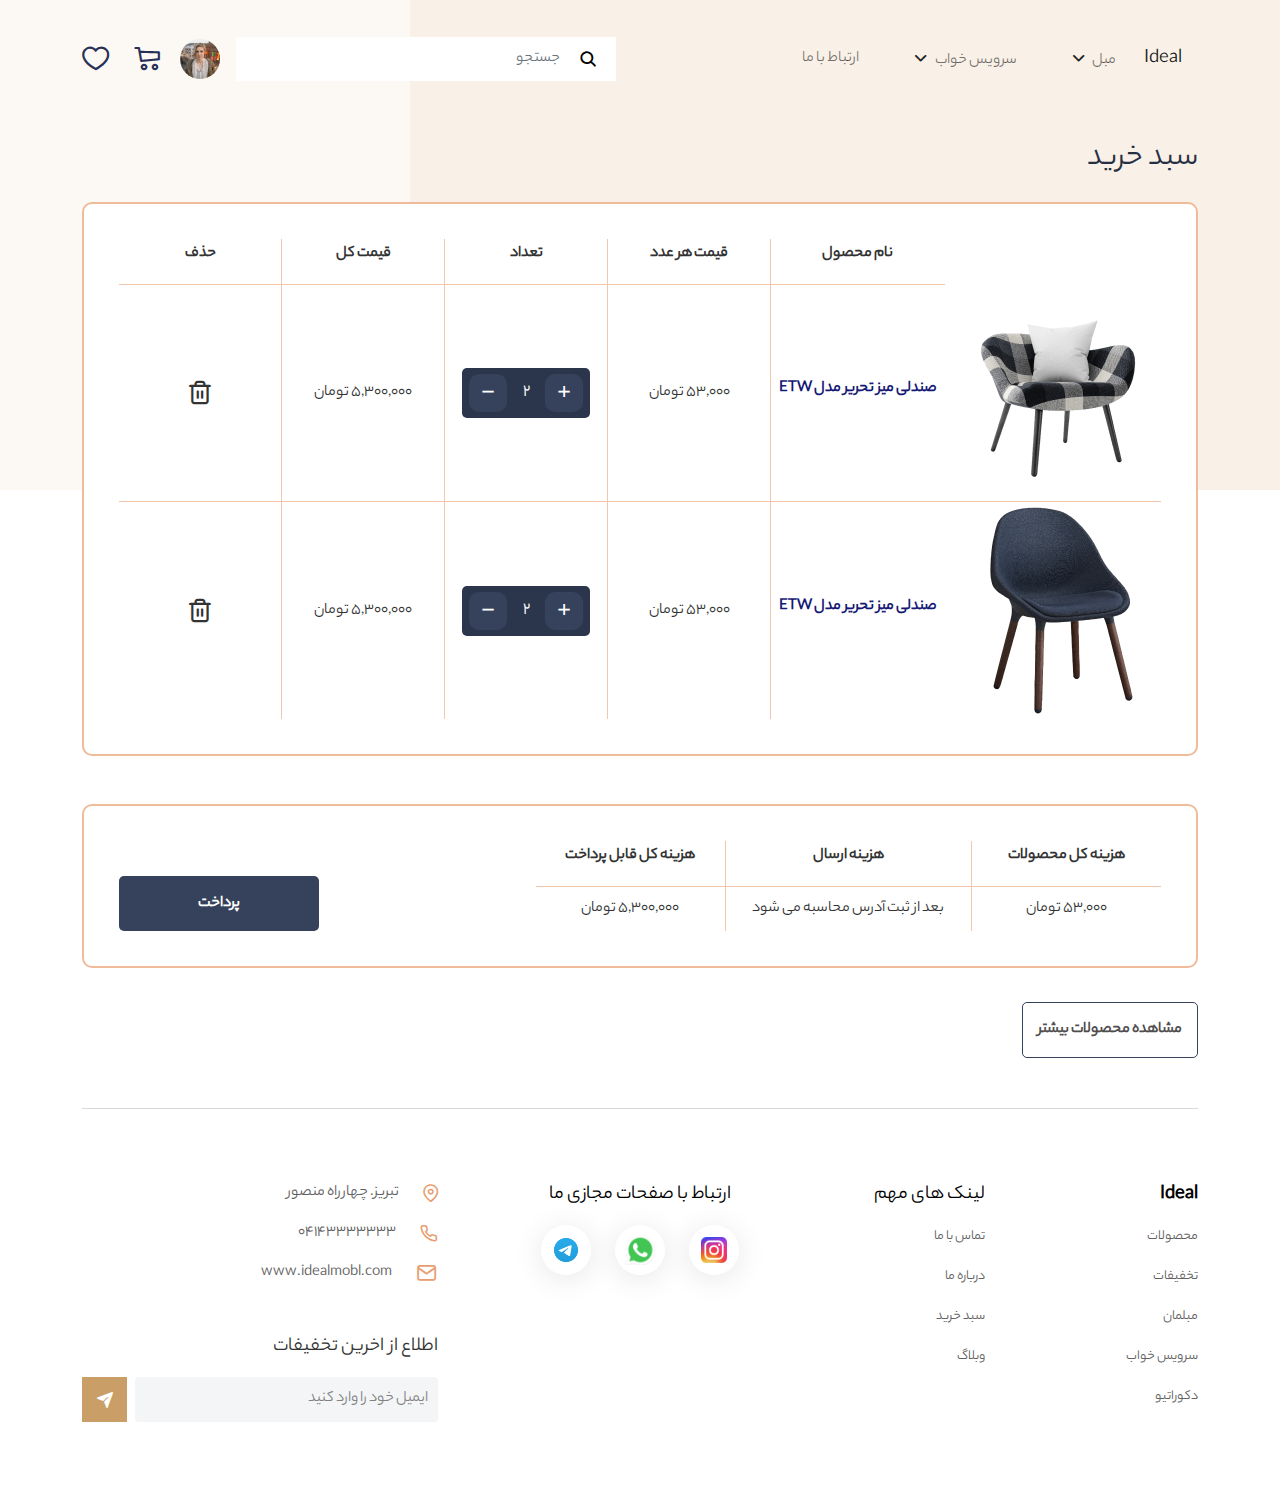
<file: cart.html>
<html>
<head>
    <meta charset="UTF-8">
    <meta name="viewport"
          content="width=device-width, user-scalable=no, initial-scale=1.0, maximum-scale=1.0, minimum-scale=1.0">
    <title>مبل ایده آل | سبد خرید</title>
    <link rel="shortcut icon" href="assets/images/logo.ico" type="image/x-icon">
    <!--    Logo with ico format-->
    <link rel="stylesheet" href="assets/css/bootstrap.min.css">
    <link rel="stylesheet" href="assets/fonts/icomoon.css">
    <link rel="stylesheet" href="assets/css/style.min.css">
</head>
<body>

<!--header-->
<header>
    <nav class="navbar navbar-expand-xl navbar-light bg-light dv-custom-navbar">
        <div class="container">
            <a class="navbar-brand" href="index.html">Ideal</a>
            <button class="navbar-toggler" type="button" data-bs-toggle="collapse"
                    data-bs-target="#navbarSupportedContent" aria-controls="navbarSupportedContent"
                    aria-expanded="false" aria-label="Toggle navigation">
                <span class="navbar-toggler-icon"></span>
            </button>
            <div class="collapse navbar-collapse" id="navbarSupportedContent">
                <ul class="navbar-nav dv-right-menu align-items-xl-center ms-auto pe-0 mb-3 mb-lg-0">
                    <li class="nav-item dropdown">
                        <a class="nav-link dropdown-toggle" href="#" id="Sofa" role="button" data-bs-toggle="dropdown"
                           aria-expanded="false">
                            مبل
                        </a>
                        <ul class="dropdown-menu" aria-labelledby="Sofa">
                            <li><a class="dropdown-item" href="#">مبل یک</a></li>
                            <li><a class="dropdown-item" href="#">مبل دو</a></li>
                        </ul>
                    </li>
                    <li class="nav-item dropdown">
                        <a class="nav-link dropdown-toggle" href="#" id="bedSet" role="button" data-bs-toggle="dropdown"
                           aria-expanded="false">
                            سرویس خواب
                        </a>
                        <ul class="dropdown-menu" aria-labelledby="bedSet">
                            <li><a class="dropdown-item" href="#">سرویس خواب یک</a></li>
                            <li><a class="dropdown-item" href="#">سرویس خواب دو</a></li>
                        </ul>
                    </li>
                    <li class="nav-item">
                        <a class="nav-link" href="contact-us.html">ارتباط با ما</a>
                    </li>
                </ul>
                <div class="d-flex flex-column flex-sm-row align-items-sm-center">
                    <form class="d-flex dv-header-form mb-3 mb-sm-0">
                        <button type="submit">
                            <span class="icon-Icon---Search"></span>
                        </button>
                        <input class="form-control" type="search" name="search" placeholder="جستجو" aria-label="Search">
                    </form>
                    <ul class="navbar-nav flex-row align-items-center">
                        <li class="nav-item dropdown dv-user-dropdown me-3">
                            <a class="nav-link dropdown-toggle dv-user-image-link" href="#" id="userImage" role="button"
                               data-bs-toggle="dropdown" aria-expanded="false">
                                <img src="assets/images/user.png" class="img-cover" alt="مبل ایده آل">
                            </a>
                            <ul class="dropdown-menu" aria-labelledby="userImage">
                                <li><a class="dropdown-item" href="#">حساب کاربری</a></li>
                            </ul>
                        </li>
                        <li class="nav-item dv-header-icon ms-4">
                            <a class="nav-link" href="cart.html">
                                <span class="icon-Icon---Cart"></span>
                            </a>
                        </li>
                        <li class="nav-item dv-header-icon">
                            <a class="nav-link" href="interest.html">
                                <span class="icon-Icon---Heart"></span>
                            </a>
                        </li>
                    </ul>
                </div>
            </div>
        </div>
    </nav>
</header>

<main>
    <div class="dv-two-color-orange"></div>
    <div class="dv-content-on-two-color">
        <div class="container">
            <div class="row">
                <div class="col-12">
                    <h2 class="mb-4">سبد خرید</h2>

                    <div class="dv-cart-product-content h-auto mb-5">
                        <table class="dv-cart-product-table w-100">
                            <thead>
                            <tr>
                                <th></th>
                                <th>نام محصول</th>
                                <th>قیمت هر عدد</th>
                                <th>تعداد</th>
                                <th>قیمت کل</th>
                                <th>حذف</th>
                            </tr>
                            </thead>

                            <tbody>
                            <tr>
                                <td>
                                    <a href="product-info.html" target="_blank">
                                        <div class="dv-cart-product-img">
                                            <img src="assets/images/cart-image1.png" class="img-cover"
                                                 alt="عکس محصول سبد خرید">
                                        </div>
                                    </a>
                                </td>
                                <td>
                                    <a href="product-info.html" target="_blank">
                                        <h2 class="dv-product-table-title">صندلی میز تحریر مدل ETW</h2>
                                    </a>
                                </td>
                                <td>
                                    <span class="dv-card-price dv-cart-product-price">53000 تومان</span>
                                </td>
                                <td>
                                    <div class="dv-product-count">
                                        <div class="d-flex align-items-center justify-content-center">
                                            <span class="dv-product-count-icon dv-product-count-plus">+</span>
                                            <span class="dv-product-count-number">2</span>
                                            <span class="dv-product-count-icon dv-product-count-minus">-</span>
                                        </div>
                                    </div>
                                </td>
                                <td>
                                    <span class="dv-card-price dv-cart-product-price">5300000 تومان</span>
                                </td>

                                <td>
                                    <span class="icon-trash dv-cart-trash-icon"></span>
                                </td>

                            </tr>
                            <tr>
                                <td>
                                    <a href="product-info.html" target="_blank">
                                        <div class="dv-cart-product-img">
                                            <img src="assets/images/cart-image2.png" class="img-cover"
                                                 alt="عکس محصول سبد خرید">
                                        </div>
                                    </a>
                                </td>
                                <td>
                                    <a href="product-info.html" target="_blank">
                                        <h2 class="dv-product-table-title">صندلی میز تحریر مدل ETW</h2>
                                    </a>
                                </td>
                                <td>
                                    <span class="dv-card-price dv-cart-product-price">53000 تومان</span>
                                </td>
                                <td>
                                    <div class="dv-product-count">
                                        <div class="d-flex align-items-center justify-content-center">
                                            <span class="dv-product-count-icon dv-product-count-plus">+</span>
                                            <span class="dv-product-count-number">2</span>
                                            <span class="dv-product-count-icon dv-product-count-minus">-</span>
                                        </div>
                                    </div>
                                </td>
                                <td>
                                    <span class="dv-card-price dv-cart-product-price">5300000 تومان</span>
                                </td>

                                <td>
                                    <span class="icon-trash dv-cart-trash-icon"></span>
                                </td>

                            </tr>
                            </tbody>
                        </table>
                    </div>

                    <div class="dv-cart-product-content h-auto mb-4 d-flex align-items-center align-items-md-end">
                        <table class="dv-cart-product-table dv-cart-price-table">
                            <thead>
                            <tr>
                                <th>هزینه کل محصولات</th>
                                <th>هزینه ارسال</th>
                                <th>هزینه کل قابل پرداخت</th>
                            </tr>
                            </thead>

                            <tbody>
                            <tr>
                                <td>
                                    <span class="dv-card-price dv-cart-product-price">53000 تومان</span>
                                </td>
                                <td>
                                    <span class="dv-cart-product-price">بعد از ثبت آدرس محاسبه می شود</span>
                                </td>
                                <td>
                                    <span class="dv-card-price dv-cart-product-price">5300000 تومان</span>
                                </td>
                            </tr>
                            </tbody>
                        </table>
                        <div class="dv-cart-price-button me-auto">
                            <a href="cart-address-information.html" class="dv-pay-button">پرداخت</a>
                        </div>
                    </div>

                    <div class="my-5">
                        <a href="products.html" target="_blank" class="dv-show-more-products">مشاهده محصولات بیشتر</a>
                    </div>
                </div>
            </div>
        </div>
    </div>
</main>

<!--footer-->
<footer id="footer">
    <div class="container mt-3">
        <div class="dv-footer-content pb-5">
            <div class="row g-4 mt-5">
                <div class="col-md-6 col-lg-4">
                    <div class="d-flex justify-content-between">
                        <ul class="dv-footer-links-list">
                            <li class="dv-footer-links-list-item-title mb-3">
                                <a href="index.html">
                                    <span class="fw-bold">Ideal</span>
                                </a>
                            </li>
                            <li class="dv-footer-links-list-item mb-3">
                                <a class="dv-footer-links-list-link" target="_blank" href="products.html">محصولات</a>
                            </li>
                            <li class="dv-footer-links-list-item mb-3">
                                <a class="dv-footer-links-list-link" target="_blank" href="products.html">تخفیفات</a>
                            </li>
                            <li class="dv-footer-links-list-item mb-3">
                                <a class="dv-footer-links-list-link" target="_blank" href="products.html">مبلمان</a>
                            </li>
                            <li class="dv-footer-links-list-item mb-3">
                                <a class="dv-footer-links-list-link" target="_blank" href="products.html">سرویس خواب</a>
                            </li>
                            <li class="dv-footer-links-list-item mb-3">
                                <a class="dv-footer-links-list-link" target="_blank" href="products.html">دکوراتیو</a>
                            </li>
                        </ul>
                        <ul class="dv-footer-links-list">
                            <li class="dv-footer-links-list-item-title mb-3">
                                <span>لینک های مهم</span>
                            </li>
                            <li class="dv-footer-links-list-item mb-3">
                                <a class="dv-footer-links-list-link" target="_blank" href="contact-us.html">تماس با ما</a>
                            </li>
                            <li class="dv-footer-links-list-item mb-3">
                                <a class="dv-footer-links-list-link" target="_blank" href="contact-us.html">درباره ما</a>
                            </li>
                            <li class="dv-footer-links-list-item mb-3">
                                <a class="dv-footer-links-list-link" target="_blank" href="cart.html">سبد خرید</a>
                            </li>
                            <li class="dv-footer-links-list-item mb-3">
                                <a class="dv-footer-links-list-link" target="_blank" href="blog.html">وبلاگ</a>
                            </li>
                        </ul>
                    </div>
                </div>

                <div class="col-md-6 col-lg-4 d-flex flex-column align-items-center">
                    <div class="dv-footer-links-list-item-title mb-3">
                        <span>ارتباط با صفحات مجازی ما</span>
                    </div>
                    <div class="d-flex align-items-center mb-4 mb-sm-0">
                        <a href="#">
                            <div class="dv-footer-social-media">
                                <img src="assets/images/instagram.png" class="img-fluid"
                                     alt="لینک شبکه های اتجماعی مبل ایده آل">
                            </div>
                        </a>
                        <a href="#">
                            <div class="dv-footer-social-media mx-4">
                                <img src="assets/images/Whatsapp.png" class="img-fluid"
                                     alt="لینک شبکه های اتجماعی مبل ایده آل">
                            </div>
                        </a>
                        <a href="#">
                            <div class="dv-footer-social-media">
                                <img src="assets/images/telegeram.png" class="img-fluid"
                                     alt="لینک شبکه های اتجماعی مبل ایده آل">
                            </div>
                        </a>
                    </div>
                </div>

                <div class="col-md-6 col-lg-4">
                    <ul class="dv-footer-information-items mb-5">
                        <li class="d-flex align-items-center mb-3">
                            <span class="icon-location-light dv-footer-location-icon ms-4"></span>
                            <span class="dv-footer-location-text">تبریز. چهارراه منصور</span>
                        </li>
                        <li class="d-flex align-items-center mb-3">
                            <span class="icon-phone-light dv-footer-location-icon ms-4"></span>
                            <span class="dv-footer-location-text">04143333333</span>
                        </li>
                        <li class="d-flex align-items-center mb-3">
                            <span class="icon-mail-light dv-footer-location-icon ms-4"></span>
                            <span class="dv-footer-location-text">www.idealmobl.com</span>
                        </li>
                    </ul>
                    <div class="d-flex flex-column">
                        <span class="dv-footer-news-title mb-3">اطلاع از اخرین تخفیفات</span>
                        <form class="d-flex">
                            <input class="form-control dv-footer-email-input ms-2" type="email" name="email"
                                   placeholder="ایمیل خود را وارد کنید"
                                   aria-label="Search">
                            <button class="dv-footer-submit-button" type="submit">
                                <span class="icon-carbonsend-alt-filled"></span>
                            </button>
                        </form>
                    </div>
                </div>
            </div>
        </div>
    </div>
</footer>

<script src="assets/js/jquery.min.js"></script>
<script src="assets/js/bootstrap.bundle.min.js"></script>
<script src="assets/js/index.min.js"></script>
</body>
</html>
</file>
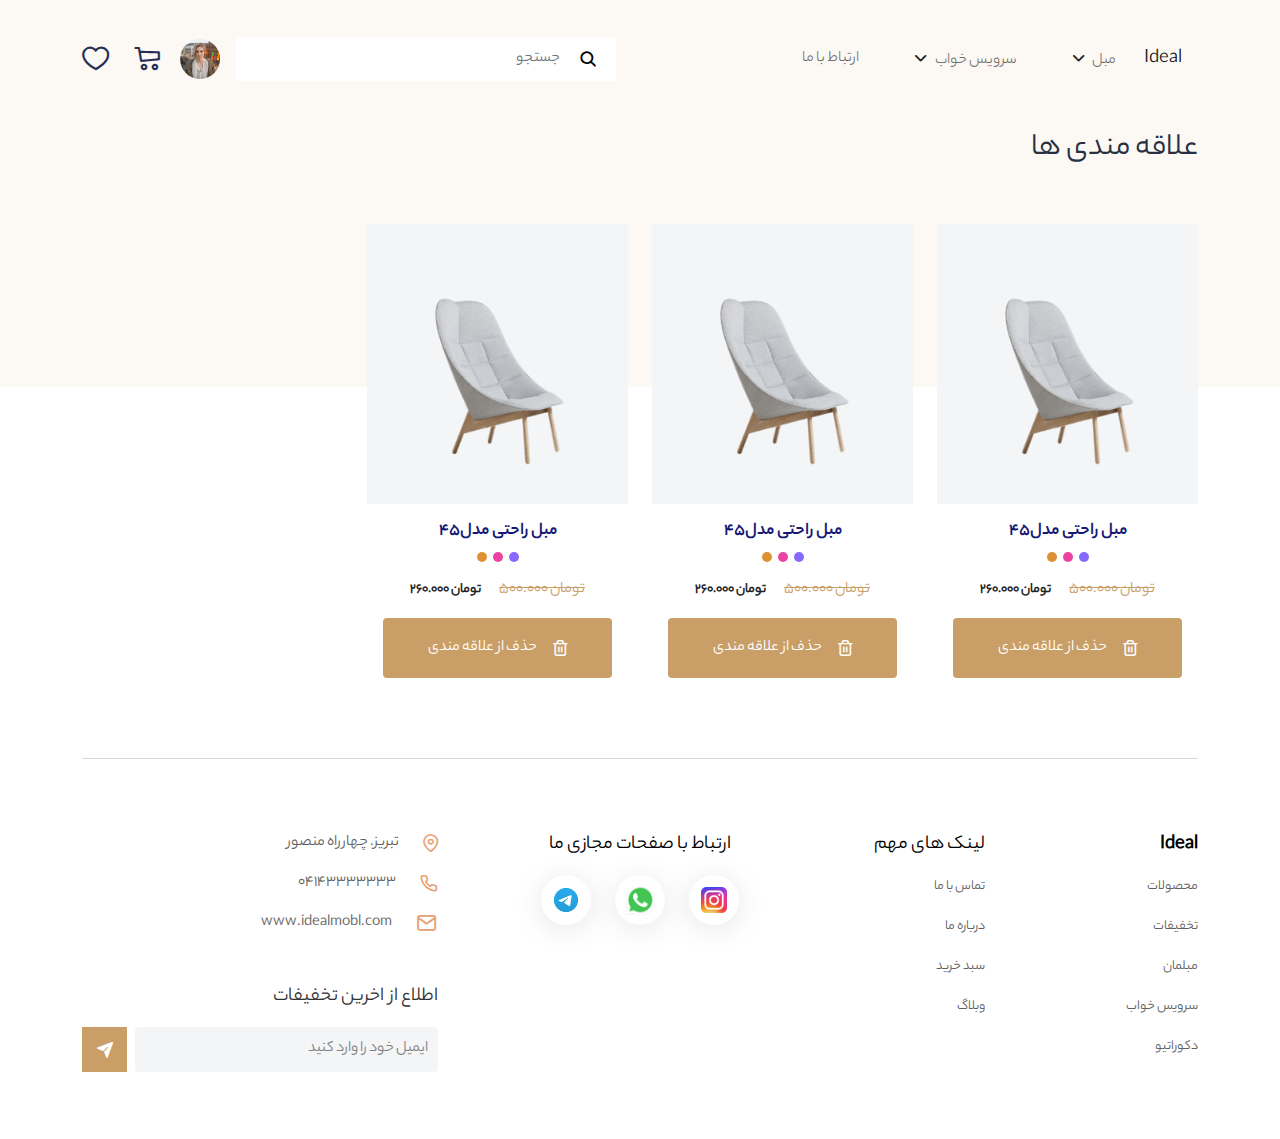
<file: interest.html>
<html>
<head>
    <meta charset="UTF-8">
    <meta name="viewport"
          content="width=device-width, user-scalable=no, initial-scale=1.0, maximum-scale=1.0, minimum-scale=1.0">
    <title>مبل ایده آل | علاقه مندی ها</title>
    <link rel="shortcut icon" href="assets/images/logo.ico" type="image/x-icon">
    <!--    Logo with ico format-->
    <link rel="stylesheet" href="assets/css/bootstrap.min.css">
    <link rel="stylesheet" href="assets/fonts/icomoon.css">
    <link rel="stylesheet" href="assets/css/swiper.css">
    <link rel="stylesheet" href="assets/css/style.min.css">
</head>
<body>

<!--header-->
<header>
    <nav class="navbar navbar-expand-xl navbar-light bg-light dv-custom-navbar">
        <div class="container">
            <a class="navbar-brand" href="index.html">Ideal</a>
            <button class="navbar-toggler" type="button" data-bs-toggle="collapse"
                    data-bs-target="#navbarSupportedContent" aria-controls="navbarSupportedContent"
                    aria-expanded="false" aria-label="Toggle navigation">
                <span class="navbar-toggler-icon"></span>
            </button>
            <div class="collapse navbar-collapse" id="navbarSupportedContent">
                <ul class="navbar-nav dv-right-menu align-items-xl-center ms-auto pe-0 mb-3 mb-lg-0">
                    <li class="nav-item dropdown">
                        <a class="nav-link dropdown-toggle" href="#" id="Sofa" role="button" data-bs-toggle="dropdown"
                           aria-expanded="false">
                            مبل
                        </a>
                        <ul class="dropdown-menu" aria-labelledby="Sofa">
                            <li><a class="dropdown-item" href="#">مبل یک</a></li>
                            <li><a class="dropdown-item" href="#">مبل دو</a></li>
                        </ul>
                    </li>
                    <li class="nav-item dropdown">
                        <a class="nav-link dropdown-toggle" href="#" id="bedSet" role="button" data-bs-toggle="dropdown"
                           aria-expanded="false">
                            سرویس خواب
                        </a>
                        <ul class="dropdown-menu" aria-labelledby="bedSet">
                            <li><a class="dropdown-item" href="#">سرویس خواب یک</a></li>
                            <li><a class="dropdown-item" href="#">سرویس خواب دو</a></li>
                        </ul>
                    </li>
                    <li class="nav-item">
                        <a class="nav-link" href="contact-us.html">ارتباط با ما</a>
                    </li>
                </ul>
                <div class="d-flex flex-column flex-sm-row align-items-sm-center">
                    <form class="d-flex dv-header-form mb-3 mb-sm-0">
                        <button type="submit">
                            <span class="icon-Icon---Search"></span>
                        </button>
                        <input class="form-control" type="search" name="search" placeholder="جستجو" aria-label="Search">
                    </form>
                    <ul class="navbar-nav flex-row align-items-center">
                        <li class="nav-item dropdown dv-user-dropdown me-3">
                            <a class="nav-link dropdown-toggle dv-user-image-link" href="#" id="userImage" role="button"
                               data-bs-toggle="dropdown" aria-expanded="false">
                                <img src="assets/images/user.png" class="img-cover" alt="مبل ایده آل">
                            </a>
                            <ul class="dropdown-menu" aria-labelledby="userImage">
                                <li><a class="dropdown-item" href="#">حساب کاربری</a></li>
                            </ul>
                        </li>
                        <li class="nav-item dv-header-icon ms-4">
                            <a class="nav-link" href="cart.html">
                                <span class="icon-Icon---Cart"></span>
                            </a>
                        </li>
                        <li class="nav-item dv-header-icon">
                            <a class="nav-link" href="interest.html">
                                <span class="icon-Icon---Heart"></span>
                            </a>
                        </li>
                    </ul>
                </div>
            </div>
        </div>
    </nav>
</header>

<main>
    <div class="dv-blog-info-top-bg-color"></div>
    <section id="blogInfo">
        <div class="container pb-5">
            <div class="d-flex justify-content-start">
                <h2 class="dv-h-product-archive">علاقه مندی ها</h2>
            </div>
        </div>
    </section>
    <section id="products" class="pt-5 pt-sm-0 pb-5">
        <div class="container">
            <div class="row gy-5">
                <div class="col-12 col-sm-6 col-md-4 col-lg-3">
                    <a href="product-info.html">
                        <div class="card dv-card-cart">
                            <a href="product-info.html">
                                <div class="dv-image-cart">
                                    <img src="assets/images/chair3-min.png" class="img-fluid" alt="ideal">
                                </div>
                            </a>
                            <div class="card-body text-center">
                                <a href="product-info.html">
                                    <h2 class="card-title dv-card-title">مبل راحتی مدل45</h2>
                                </a>
                                <div class="d-flex justify-content-center mb-3 mt-1">
                                    <span class="dv-Circle-Purple"></span>
                                    <span class="dv-Circle-pink"></span>
                                    <span class="dv-Circle-orange"></span>
                                </div>
                                <span class="ps-2 dv-original-price"> <del>تومان <span
                                        class="">500.000</span></del></span>
                                <span class="pe-2 discounted-price">تومان <span class="">260.000</span></span>
                                <button type="button" class="mt-3 btn w-100 dv-Product-filters d-flex align-items-center justify-content-center"
                                        data-bs-toggle="modal" data-bs-target="#filterModal">
                                    <span class="icon-trash ps-3"></span>
                                    <span>حذف از علاقه مندی</span>
                                </button>
                            </div>
                        </div>
                    </a>
                </div>
                <div class="col-12 col-sm-6 col-md-4 col-lg-3">
                    <a href="product-info.html">
                        <div class="card dv-card-cart">
                            <a href="product-info.html">
                                <div class="dv-image-cart">
                                    <img src="assets/images/chair3-min.png" class="img-fluid" alt="ideal">
                                </div>
                            </a>
                            <div class="card-body text-center">
                                <a href="product-info.html">
                                    <h2 class="card-title dv-card-title">مبل راحتی مدل45</h2>
                                </a>
                                <div class="d-flex justify-content-center mb-3 mt-1">
                                    <span class="dv-Circle-Purple"></span>
                                    <span class="dv-Circle-pink"></span>
                                    <span class="dv-Circle-orange"></span>
                                </div>
                                <span class="ps-2 dv-original-price"> <del>تومان <span
                                        class="">500.000</span></del></span>
                                <span class="pe-2 discounted-price">تومان <span class="">260.000</span></span>
                                <button type="button" class="mt-3 btn w-100 dv-Product-filters d-flex align-items-center justify-content-center"
                                        data-bs-toggle="modal" data-bs-target="#filterModal">
                                    <span class="icon-trash ps-3"></span>
                                    <span>حذف از علاقه مندی</span>
                                </button>
                            </div>
                        </div>
                    </a>
                </div>
                <div class="col-12 col-sm-6 col-md-4 col-lg-3">
                    <a href="product-info.html">
                        <div class="card dv-card-cart">
                            <a href="product-info.html">
                                <div class="dv-image-cart">
                                    <img src="assets/images/chair3-min.png" class="img-fluid" alt="ideal">
                                </div>
                            </a>
                            <div class="card-body text-center">
                                <a href="product-info.html">
                                    <h2 class="card-title dv-card-title">مبل راحتی مدل45</h2>
                                </a>
                                <div class="d-flex justify-content-center mb-3 mt-1">
                                    <span class="dv-Circle-Purple"></span>
                                    <span class="dv-Circle-pink"></span>
                                    <span class="dv-Circle-orange"></span>
                                </div>
                                <span class="ps-2 dv-original-price"> <del>تومان <span
                                        class="">500.000</span></del></span>
                                <span class="pe-2 discounted-price">تومان <span class="">260.000</span></span>
                                <button type="button" class="mt-3 btn w-100 dv-Product-filters d-flex align-items-center justify-content-center"
                                        data-bs-toggle="modal" data-bs-target="#filterModal">
                                    <span class="icon-trash ps-3"></span>
                                    <span>حذف از علاقه مندی</span>
                                </button>
                            </div>
                        </div>
                    </a>
                </div>
            </div>
        </div>
    </section>
</main>

<!--footer-->
<footer id="footer">
    <div class="container mt-3">
        <div class="dv-footer-content pb-5">
            <div class="row g-4 mt-5">
                <div class="col-md-6 col-lg-4">
                    <div class="d-flex justify-content-between">
                        <ul class="dv-footer-links-list">
                            <li class="dv-footer-links-list-item-title mb-3">
                                <a href="index.html">
                                    <span class="fw-bold">Ideal</span>
                                </a>
                            </li>
                            <li class="dv-footer-links-list-item mb-3">
                                <a class="dv-footer-links-list-link" target="_blank" href="products.html">محصولات</a>
                            </li>
                            <li class="dv-footer-links-list-item mb-3">
                                <a class="dv-footer-links-list-link" target="_blank" href="products.html">تخفیفات</a>
                            </li>
                            <li class="dv-footer-links-list-item mb-3">
                                <a class="dv-footer-links-list-link" target="_blank" href="products.html">مبلمان</a>
                            </li>
                            <li class="dv-footer-links-list-item mb-3">
                                <a class="dv-footer-links-list-link" target="_blank" href="products.html">سرویس خواب</a>
                            </li>
                            <li class="dv-footer-links-list-item mb-3">
                                <a class="dv-footer-links-list-link" target="_blank" href="products.html">دکوراتیو</a>
                            </li>
                        </ul>
                        <ul class="dv-footer-links-list">
                            <li class="dv-footer-links-list-item-title mb-3">
                                <span>لینک های مهم</span>
                            </li>
                            <li class="dv-footer-links-list-item mb-3">
                                <a class="dv-footer-links-list-link" target="_blank" href="contact-us.html">تماس با ما</a>
                            </li>
                            <li class="dv-footer-links-list-item mb-3">
                                <a class="dv-footer-links-list-link" target="_blank" href="contact-us.html">درباره ما</a>
                            </li>
                            <li class="dv-footer-links-list-item mb-3">
                                <a class="dv-footer-links-list-link" target="_blank" href="cart.html">سبد خرید</a>
                            </li>
                            <li class="dv-footer-links-list-item mb-3">
                                <a class="dv-footer-links-list-link" target="_blank" href="blog.html">وبلاگ</a>
                            </li>
                        </ul>
                    </div>
                </div>

                <div class="col-md-6 col-lg-4 d-flex flex-column align-items-center">
                    <div class="dv-footer-links-list-item-title mb-3">
                        <span>ارتباط با صفحات مجازی ما</span>
                    </div>
                    <div class="d-flex align-items-center mb-4 mb-sm-0">
                        <a href="#">
                            <div class="dv-footer-social-media">
                                <img src="assets/images/instagram.png" class="img-fluid"
                                     alt="لینک شبکه های اتجماعی مبل ایده آل">
                            </div>
                        </a>
                        <a href="#">
                            <div class="dv-footer-social-media mx-4">
                                <img src="assets/images/Whatsapp.png" class="img-fluid"
                                     alt="لینک شبکه های اتجماعی مبل ایده آل">
                            </div>
                        </a>
                        <a href="#">
                            <div class="dv-footer-social-media">
                                <img src="assets/images/telegeram.png" class="img-fluid"
                                     alt="لینک شبکه های اتجماعی مبل ایده آل">
                            </div>
                        </a>
                    </div>
                </div>

                <div class="col-md-6 col-lg-4">
                    <ul class="dv-footer-information-items mb-5">
                        <li class="d-flex align-items-center mb-3">
                            <span class="icon-location-light dv-footer-location-icon ms-4"></span>
                            <span class="dv-footer-location-text">تبریز. چهارراه منصور</span>
                        </li>
                        <li class="d-flex align-items-center mb-3">
                            <span class="icon-phone-light dv-footer-location-icon ms-4"></span>
                            <span class="dv-footer-location-text">04143333333</span>
                        </li>
                        <li class="d-flex align-items-center mb-3">
                            <span class="icon-mail-light dv-footer-location-icon ms-4"></span>
                            <span class="dv-footer-location-text">www.idealmobl.com</span>
                        </li>
                    </ul>
                    <div class="d-flex flex-column">
                        <span class="dv-footer-news-title mb-3">اطلاع از اخرین تخفیفات</span>
                        <form class="d-flex">
                            <input class="form-control dv-footer-email-input ms-2" type="email" name="email"
                                   placeholder="ایمیل خود را وارد کنید"
                                   aria-label="Search">
                            <button class="dv-footer-submit-button" type="submit">
                                <span class="icon-carbonsend-alt-filled"></span>
                            </button>
                        </form>
                    </div>
                </div>
            </div>
        </div>
    </div>
</footer>
<!--footer-->

<script src="assets/js/jquery.min.js"></script>
<script src="assets/js/bootstrap.bundle.min.js"></script>
<script src="assets/js/swiper.js"></script>
<script src="assets/js/index.min.js"></script>

</body>
</html>
</file>
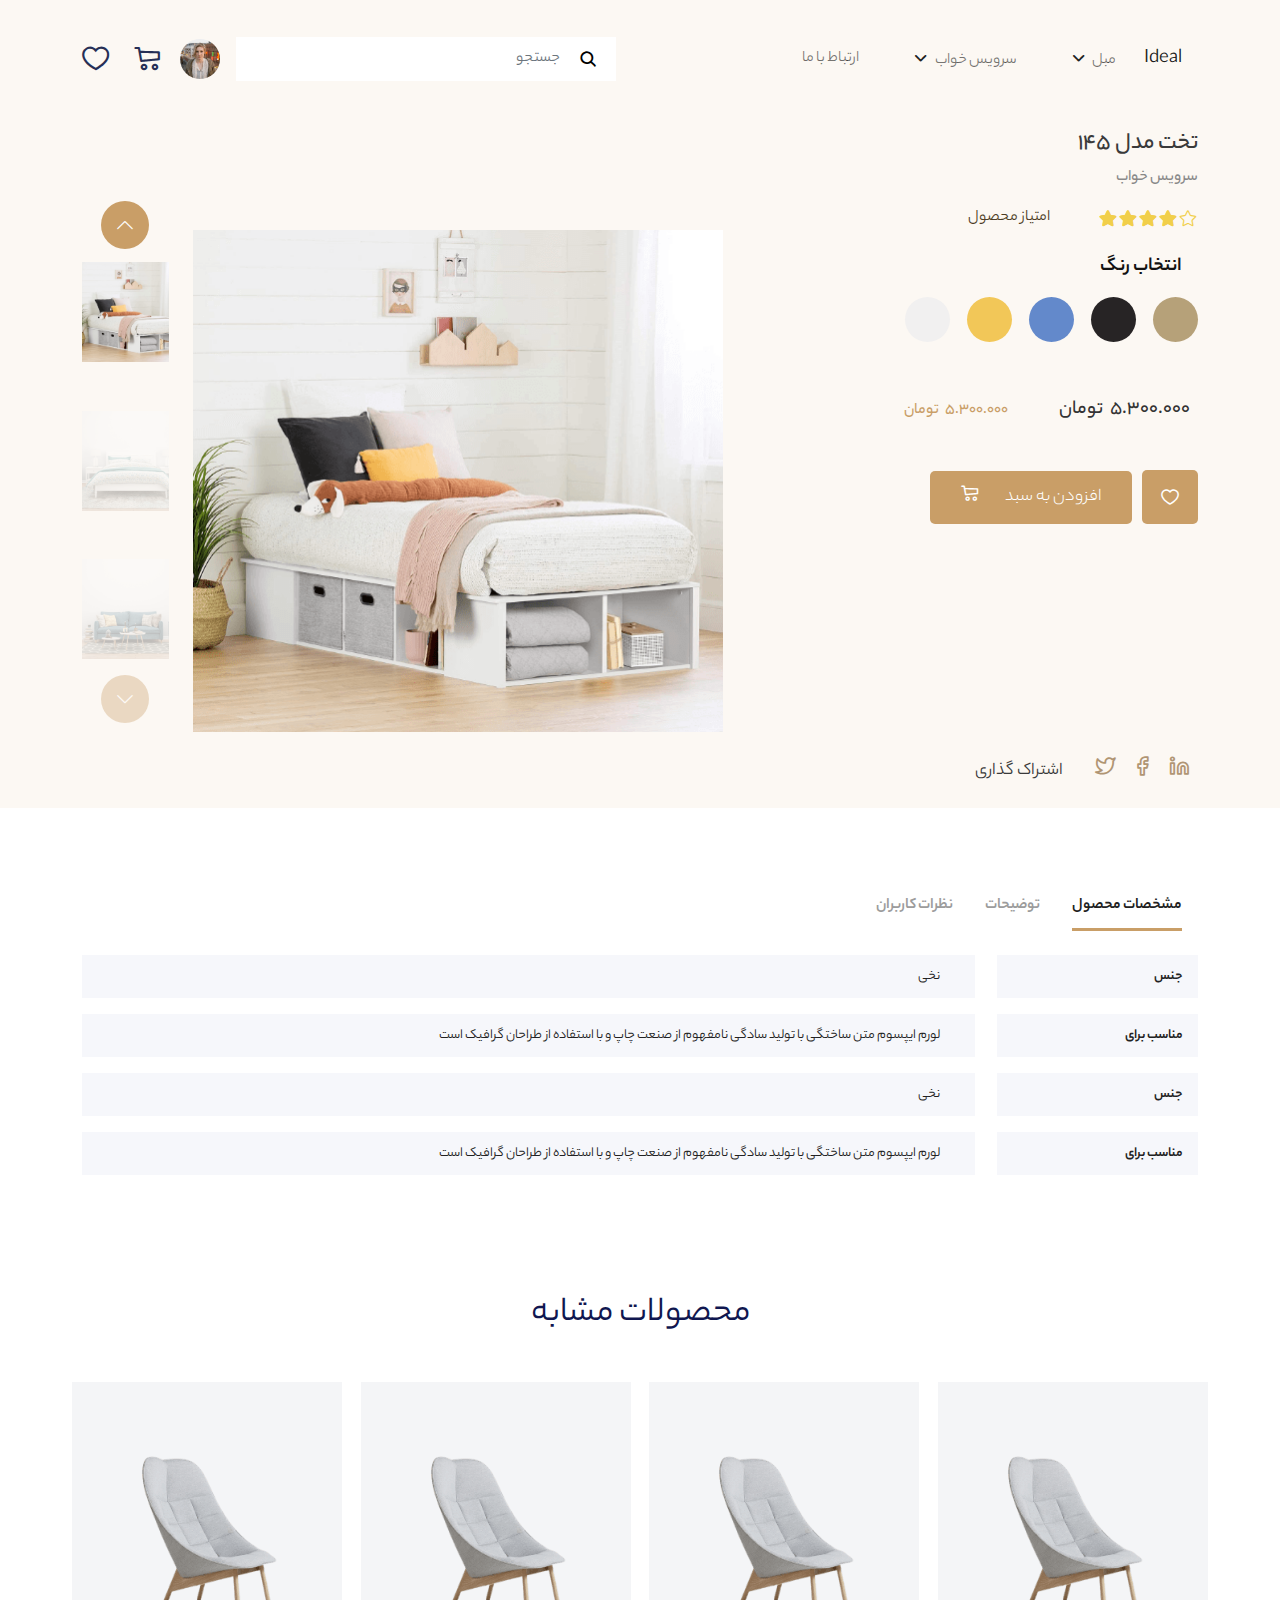
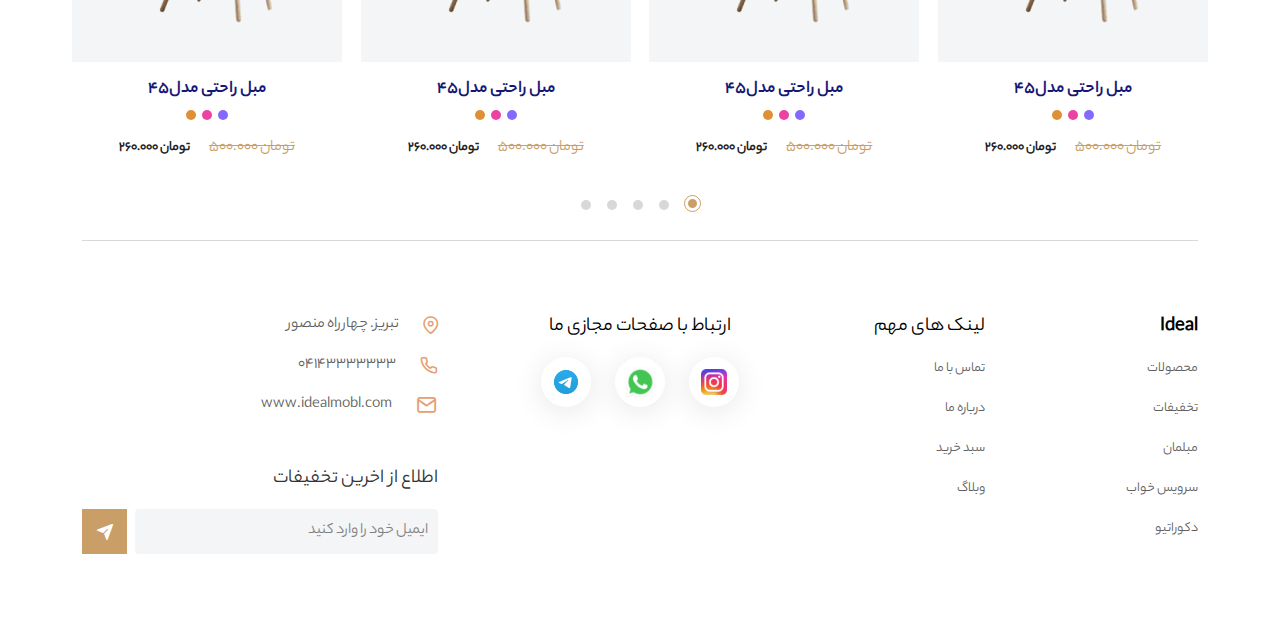
<file: product-info.html>
<html>
<head>
    <meta charset="UTF-8">
    <meta name="viewport"
          content="width=device-width, user-scalable=no, initial-scale=1.0, maximum-scale=1.0, minimum-scale=1.0">
    <title>مبل ایده آل | جزئیات محصول</title>
    <link rel="shortcut icon" href="assets/images/logo.ico" type="image/x-icon">
    <!--    Logo with ico format-->
    <link rel="stylesheet" href="assets/css/bootstrap.min.css">
    <link rel="stylesheet" href="assets/fonts/icomoon.css">
    <link rel="stylesheet" href="assets/css/swiper.css">
    <link rel="stylesheet" href="assets/css/swiper-custom.css">
    <link rel="stylesheet" href="assets/css/style.min.css">
</head>
<body>
<!--header-->
<header>
    <nav class="navbar navbar-expand-xl navbar-light bg-light dv-custom-navbar">
        <div class="container">
            <a class="navbar-brand" href="index.html">Ideal</a>
            <button class="navbar-toggler" type="button" data-bs-toggle="collapse"
                    data-bs-target="#navbarSupportedContent" aria-controls="navbarSupportedContent"
                    aria-expanded="false" aria-label="Toggle navigation">
                <span class="navbar-toggler-icon"></span>
            </button>
            <div class="collapse navbar-collapse" id="navbarSupportedContent">
                <ul class="navbar-nav dv-right-menu align-items-xl-center ms-auto pe-0 mb-3 mb-lg-0">
                    <li class="nav-item dropdown">
                        <a class="nav-link dropdown-toggle" href="#" id="Sofa" role="button" data-bs-toggle="dropdown"
                           aria-expanded="false">
                            مبل
                        </a>
                        <ul class="dropdown-menu" aria-labelledby="Sofa">
                            <li><a class="dropdown-item" href="#">مبل یک</a></li>
                            <li><a class="dropdown-item" href="#">مبل دو</a></li>
                        </ul>
                    </li>
                    <li class="nav-item dropdown">
                        <a class="nav-link dropdown-toggle" href="#" id="bedSet" role="button" data-bs-toggle="dropdown"
                           aria-expanded="false">
                            سرویس خواب
                        </a>
                        <ul class="dropdown-menu" aria-labelledby="bedSet">
                            <li><a class="dropdown-item" href="#">سرویس خواب یک</a></li>
                            <li><a class="dropdown-item" href="#">سرویس خواب دو</a></li>
                        </ul>
                    </li>
                    <li class="nav-item">
                        <a class="nav-link" href="contact-us.html">ارتباط با ما</a>
                    </li>
                </ul>
                <div class="d-flex flex-column flex-sm-row align-items-sm-center">
                    <form class="d-flex dv-header-form mb-3 mb-sm-0">
                        <button type="submit">
                            <span class="icon-Icon---Search"></span>
                        </button>
                        <input class="form-control" type="search" name="search" placeholder="جستجو" aria-label="Search">
                    </form>
                    <ul class="navbar-nav flex-row align-items-center">
                        <li class="nav-item dropdown dv-user-dropdown me-3">
                            <a class="nav-link dropdown-toggle dv-user-image-link" href="#" id="userImage" role="button"
                               data-bs-toggle="dropdown" aria-expanded="false">
                                <img src="assets/images/user.png" class="img-cover" alt="مبل ایده آل">
                            </a>
                            <ul class="dropdown-menu" aria-labelledby="userImage">
                                <li><a class="dropdown-item" href="#">حساب کاربری</a></li>
                            </ul>
                        </li>
                        <li class="nav-item dv-header-icon ms-4">
                            <a class="nav-link" href="cart.html">
                                <span class="icon-Icon---Cart"></span>
                            </a>
                        </li>
                        <li class="nav-item dv-header-icon">
                            <a class="nav-link" href="interest.html">
                                <span class="icon-Icon---Heart"></span>
                            </a>
                        </li>
                    </ul>
                </div>
            </div>
        </div>
    </nav>
</header>

<!--section-body-->
<main>
    <div class="dv-blog-info-top-bg-color"></div>
    <div id="blogInfo">
        <section>
            <div class="product_slider">
                <div class="container">
                    <div class="row">
                        <div class="col-12 col-lg-5">
                            <div class="text-end">
                                <h2 class="dv-model-title-product">تخت مدل 145</h2>
                                <span class="dv-general-explanation">سرویس خواب</span>
                                <div class="dv-start-content position-relative">
                                    <div class="d-flex justify-content-start align-items-center my-3">
                                        <div class="star "></div>
                                        <div class="star star__checked"></div>
                                        <div class="star star__checked"></div>
                                        <div class="star star__checked"></div>
                                        <div class="star star__checked"></div>
                                        <span class="pe-5 dv-product-rating">امتیاز محصول</span>
                                    </div>
                                </div>
                                <div class="dv-product-color-selection mt-4 me-3">انتخاب رنگ</div>
                                <div class="dv-select-color-product my-3">
                                    <input type="radio" name="color" id="lightBrown" value="lightBrown"/>
                                    <label for="lightBrown"><span class="dv-lightBrown"></span></label>

                                    <input type="radio" name="color" id="block"/>
                                    <label for="block"><span class="dv-block "></span></label>

                                    <input type="radio" name="color" id="blue"/>
                                    <label for="blue"><span class="dv-blue "></span></label>

                                    <input type="radio" name="color" id="yellow"/>
                                    <label for="yellow"><span class="dv-yellow "></span></label>

                                    <input type="radio" name="color" id="gray"/>
                                    <label for="gray"><span class="dv-gray "></span></label>
                                </div>
                                <div class="dv-price-product me-2 my-5">
                            <span class="dv-discounted-price">
                                <span class="dv-discounted-price ps-lg-4">
                                    <span class="ps-1">5.300.000</span>
                                    <span>تومان</span>
                                </span>
                                <span class="dv-original-price pe-lg-4">
                                    <span class="ps-1">5.300.000</span>
                                    <span>تومان</span>
                                </span>
                            </span>
                                </div>
                                <div class="mb-4">
                                    <a class="btn dv-interest ms-1">
                                        <span class="icon-heart"></span>
                                    </a>
                                    <a class="btn dv-add-to-cart me-1">
                                        <span class="dv-text-add-to-card ps-4">افزودن به سبد</span>
                                        <span class="icon-Icon---Cart">
                                </span>
                                    </a>
                                </div>
                            </div>
                        </div>
                        <div class="col-12 col-lg-7">
                            <!-- Swiper -->
                            <div class="row">

                                <div class="col-12 col-lg-10">
                                    <div class="swiper dv-swiper-product-2">
                                        <div class="swiper-wrapper ">
                                            <div class="swiper-slide">
                                                <img src="assets/images/bed2-min.png" class="img-fluid" alt="ideal"
                                                     loading="lazy"/>
                                            </div>
                                            <div class="swiper-slide">
                                                <img src="assets/images/bed9.png" class="img-fluid" alt="ideal"
                                                     loading="lazy"/>
                                            </div>
                                            <div class="swiper-slide">
                                                <img src="assets/images/bed5.png" class="img-fluid" alt="ideal"
                                                     loading="lazy"/>
                                            </div>
                                        </div>
                                    </div>
                                </div>
                                <div class="col-12 col-lg-2 mt-2">
                                    <div thumbsSlider="dv-swiper-product-2" class="swiper dv-swiper-product">
                                        <div class="swiper-wrapper">
                                            <div class="swiper-slide">
                                                <img src="assets/images/bed2-min.png" class="img-fluid" alt="ideal"
                                                     loading="lazy"/>
                                            </div>
                                            <div class="swiper-slide">
                                                <img src="assets/images/bed9.png" class="img-fluid" alt="ideal"
                                                     loading="lazy"/>
                                            </div>
                                            <div class="swiper-slide">
                                                <img src="assets/images/bed5.png" class="img-fluid" alt="ideal"
                                                     loading="lazy"/>
                                            </div>
                                            <div class="dv-custom-swiper-btn-product">
                                                <div class="swiper-button-next"></div>
                                                <div class="swiper-button-prev"></div>
                                            </div>
                                        </div>
                                    </div>

                                </div>
                            </div>

                        </div>
                        <div class="col-12 text-end">
                            <div class="dv-share-product my-4 d-flex">
                                <a href="#">
                                    <span class="icon-linkedin dv-icon-lin-share mx-2"></span>
                                </a>
                                <a href="#">
                                    <span class="icon-facebook dv-icon-fac-share mx-2"></span>
                                </a>
                                <a href="#">
                                    <span class="icon-twitter dv-icon-tw-share mx-2"></span>
                                </a>
                                <div class="dv-text-share pe-4 mt-lg-1">
                                    اشتراک گذاری
                                </div>
                            </div>
                        </div>
                    </div>
                </div>
            </div>
        </section>

        <section id="product_details">
            <div class="container">
                <div class="row">
                    <ul class="nav nav-pills mb-3 dv-tab-product" id="pills-tab" role="tablist">
                        <li class="nav-item" role="presentation">
                            <button class="nav-link active" id="product-specifications-tab" data-bs-toggle="pill"
                                    data-bs-target="#product-specifications" type="button" role="tab"
                                    aria-controls="product-specifications" aria-selected="true">مشخصات محصول
                            </button>
                        </li>
                        <li class="nav-item" role="presentation">
                            <button class="nav-link" id="description-tab" data-bs-toggle="pill"
                                    data-bs-target="#description" type="button" role="tab" aria-controls="description"
                                    aria-selected="false">توضیحات
                            </button>
                        </li>
                        <li class="nav-item" role="presentation">
                            <button class="nav-link" id="user-comments-tab" data-bs-toggle="pill"
                                    data-bs-target="#user-comments" type="button" role="tab"
                                    aria-controls="user-comments"
                                    aria-selected="false">نظرات کاربران
                            </button>
                        </li>
                    </ul>
                    <div class="tab-content" id="pills-tabContent">
                        <div class="tab-pane fade show active" id="product-specifications" role="tabpanel"
                             aria-labelledby="product-specifications-tab">
                            <div class="col-12 mb-3">
                                <div class="d-flex justify-content-between align-items-center flex-wrap">
                                    <div class="dv-label">
                                        <span class="dv-text-label">جنس</span>
                                    </div>
                                    <div class="dv-product-specifications">
                                        <span>نخی</span>
                                    </div>
                                </div>
                            </div>
                            <div class="col-12 mb-3">
                                <div class="d-flex justify-content-between align-items-center">
                                    <div class="dv-label">
                                        <span class="dv-text-label">مناسب برای</span>
                                    </div>
                                    <div class="dv-product-specifications">
                                        <span>لورم ایپسوم متن ساختگی با تولید سادگی نامفهوم از صنعت چاپ و با استفاده از طراحان گرافیک است</span>
                                    </div>
                                </div>
                            </div>
                            <div class="col-12 mb-3">
                                <div class="d-flex justify-content-between align-items-center">
                                    <div class="dv-label">
                                        <span class="dv-text-label">جنس</span>
                                    </div>
                                    <div class="dv-product-specifications">
                                        <span>نخی</span>
                                    </div>
                                </div>
                            </div>
                            <div class="col-12 mb-3">
                                <div class="d-flex justify-content-between align-items-center">
                                    <div class="dv-label">
                                        <span class="dv-text-label">مناسب برای</span>
                                    </div>
                                    <div class="dv-product-specifications">
                                        <span>لورم ایپسوم متن ساختگی با تولید سادگی نامفهوم از صنعت چاپ و با استفاده از طراحان گرافیک است</span>
                                    </div>
                                </div>
                            </div>
                        </div>
                        <div class="tab-pane fade " id="description" role="tabpanel" aria-labelledby="description-tab">
                            <div class="col-12 ">
                                <p class="dv-tab-p-description">
                                    لورم ایپسوم متن ساختگی با تولید سادگی نامفهوم از صنعت چاپ و با استفاده از طراحان
                                    گرافیک
                                    است. چاپگرها و متون بلکه روزنامه و مجله در ستون و سطرآنچنان که لازم است و برای شرایط
                                    فعلی تکنولوژی مورد نیاز و کاربردهای متنوع با هدف بهبود ابزارهای کاربردی می باشد.
                                    کتابهای
                                    زیادی در شصت و سه درصد گذشته، حال و آینده شناخت فراوان جامعه و متخصصان را می طلبد تا
                                    با
                                    نرم افزارها شناخت بیشتری را برای طراحان رایانه ای علی الخصوص طراحان خلاقی و فرهنگ
                                    پیشرو
                                    در زبان فارسی ایجاد کرد. در این صورت می توان
                                </p>
                            </div>
                        </div>
                        <div class="tab-pane dv-user-comments fade" id="user-comments" role="tabpanel"
                             aria-labelledby="user-comments-tab">
                            <div class="row">
                                <div class="col-12 col-lg-6">
                                    <form action="">
                                        <div class="dv-comments">
                                            <h5 class="dv-the-first-comments">اولین نفر باشید که نظر میدهید
                                            </h5>
                                            <div class="dv-start-content position-relative">
                                                <div class="star-container d-flex justify-content-start align-items-center my-3">
                                                    <span class="ps-1 dv-product-quality">کیفیت کالا از نظر شما : </span>
                                                    <div class="star "></div>
                                                    <div class="star "></div>
                                                    <div class="star"></div>
                                                    <div class="star star__checked"></div>
                                                    <div class="star star__checked"></div>
                                                </div>
                                                <!--                                        <h1 class="rating">0/5</h1>-->
                                            </div>
                                            <div class="dv-comments-message">
                                                <input type="text" class="dv-comment-title w-100 my-4 " title="name"
                                                       placeholder="عنوان نظر">
                                                <textarea class="comment w-100" placeholder="متن نظر"></textarea>
                                            </div>
                                        </div>
                                        <div class="dv-customer-suggestion py-4">
                                            <div class="row g-3">
                                                <div class="col-sm-6 col-lg-12 col-xl-6">
                                                    <div class="radio-toolbar d-flex align-items-center">
                                                        <input type="radio" id="radio_suggest" name="user_reslut"
                                                               value="suggest">
                                                        <label for="radio_suggest">
                                                            <span class="icon-like dv-icon-dislike ms-2"></span>
                                                            <span class="fa-like-product-span px-2 f-16">خرید این محصول را پیشنهاد می کنم</span>
                                                        </label>
                                                    </div>
                                                </div>
                                                <div class="col-sm-6 col-lg-12 col-xl-6">
                                                    <div class="radio-toolbar d-flex align-items-center">
                                                        <input type="radio" id="radio_reject" name="user_reslut"
                                                               value="reject">
                                                        <label for="radio_reject">
                                                            <span class="icon-dislike dv-icon-dislike ms-2"></span>
                                                            <span class="fa-like-product-span px-2 f-16">خرید این محصول را پیشنهاد نمی کنم</span>
                                                        </label>
                                                    </div>
                                                </div>
                                                <div class="col-12">
                                                    <button type="submit" class="dv-submit-a-comment">
                                                        <span>ثبت نظر</span>
                                                    </button>
                                                </div>
                                            </div>
                                        </div>
                                    </form>
                                </div>
                                <div class="col-12 col-lg-6">
                                    <h5 class="dv-the-first-comments">قوانین نوشتن نظرات</h5>
                                    <ul class="rules-for-writing-comments">
                                        <li>لورم ایپسوم متن ساختگی با تولید سادگی نامفهوم از صنعت چاپ و با استفاده از
                                            طراحان
                                            گرافیک است.
                                        </li>
                                        <li>
                                            لورم ایپسوم متن ساختگی با تولید سادگی نامفهوم از صنعت چاپ و با استفاده از
                                            طراحان
                                            گرافیک است.
                                            چاپگرها و متون بلکه روزنامه و مجله در ستون و سطرآنچنان که لازم است و برای
                                            شرایط
                                            فعلی تکنولوژی
                                            مورد نیاز و کاربردهای متنوع
                                        </li>
                                        <li>
                                            لورم ایپسوم متن ساختگی با تولید سادگی نامفهوم از صنعت چاپ و با استفاده از
                                            طراحان
                                            گرافیک است.
                                        </li>
                                        <li>
                                            لورم ایپسوم متن ساختگی با تولید سادگی نامفهوم از صنعت چاپ و با استفاده از
                                            طراحان
                                            گرافیک است.
                                            چاپگرها و متون بلکه روزنامه و مجله در ستون و سطرآنچنان که لازم است و برای
                                            شرایط
                                            فعلی تکنولوژی
                                            مورد نیاز و کاربردهای متنوع
                                        </li>
                                    </ul>
                                </div>
                            </div>
                        </div>
                    </div>
                </div>
            </div>
        </section>

        <section>
            <div class="container">
                <div class="row">
                    <div class="d-flex justify-content-center">
                        <h4 class="dv-similar-products">محصولات مشابه</h4>
                    </div>
                    <div class="swiper dv-slider-similar-products pt-3 pb-5">
                        <div class="swiper-wrapper">
                            <div class="swiper-slide">
                                <a href="product-info.html">
                                    <div class="card dv-card-cart">
                                        <div class="dv-image-cart">
                                            <img src="assets/images/chair3-min.png" class="img-fluid" alt="ideal">
                                        </div>
                                        <div class="card-body text-center">
                                            <h2 class="card-title dv-card-title">مبل راحتی مدل45</h2>
                                            <div class="d-flex justify-content-center mb-3 mt-1">
                                                <span class="dv-Circle-Purple"></span>
                                                <span class="dv-Circle-pink"></span>
                                                <span class="dv-Circle-orange"></span>
                                            </div>
                                            <span class="ps-2 dv-original-price"> <del>تومان <span
                                                    class="">500.000</span></del></span>
                                            <span class="pe-2 discounted-price">تومان <span class="">260.000</span></span>
                                        </div>
                                    </div>
                                </a>
                            </div>
                            <div class="swiper-slide">
                                <a href="product-info.html">
                                    <div class="card dv-card-cart">
                                        <div class="dv-image-cart">
                                            <img src="assets/images/chair3-min.png" class="img-fluid" alt="ideal">
                                        </div>
                                        <div class="card-body text-center">
                                            <h2 class="card-title dv-card-title">مبل راحتی مدل45</h2>
                                            <div class="d-flex justify-content-center mb-3 mt-1">
                                                <span class="dv-Circle-Purple"></span>
                                                <span class="dv-Circle-pink"></span>
                                                <span class="dv-Circle-orange"></span>
                                            </div>
                                            <span class="ps-2 dv-original-price"> <del>تومان <span
                                                    class="">500.000</span></del></span>
                                            <span class="pe-2 discounted-price">تومان <span class="">260.000</span></span>
                                        </div>
                                    </div>
                                </a>
                            </div>
                            <div class="swiper-slide">
                                <a href="product-info.html">
                                    <div class="card dv-card-cart">
                                        <div class="dv-image-cart">
                                            <img src="assets/images/chair3-min.png" class="img-fluid" alt="ideal">
                                        </div>
                                        <div class="card-body text-center">
                                            <h2 class="card-title dv-card-title">مبل راحتی مدل45</h2>
                                            <div class="d-flex justify-content-center mb-3 mt-1">
                                                <span class="dv-Circle-Purple"></span>
                                                <span class="dv-Circle-pink"></span>
                                                <span class="dv-Circle-orange"></span>
                                            </div>
                                            <span class="ps-2 dv-original-price"> <del>تومان <span
                                                    class="">500.000</span></del></span>
                                            <span class="pe-2 discounted-price">تومان <span class="">260.000</span></span>
                                        </div>
                                    </div>
                                </a>
                            </div>
                            <div class="swiper-slide">
                                <a href="product-info.html">
                                    <div class="card dv-card-cart">
                                        <div class="dv-image-cart">
                                            <img src="assets/images/chair3-min.png" class="img-fluid" alt="ideal">
                                        </div>
                                        <div class="card-body text-center">
                                            <h2 class="card-title dv-card-title">مبل راحتی مدل45</h2>
                                            <div class="d-flex justify-content-center mb-3 mt-1">
                                                <span class="dv-Circle-Purple"></span>
                                                <span class="dv-Circle-pink"></span>
                                                <span class="dv-Circle-orange"></span>
                                            </div>
                                            <span class="ps-2 dv-original-price"> <del>تومان <span
                                                    class="">500.000</span></del></span>
                                            <span class="pe-2 discounted-price">تومان <span class="">260.000</span></span>
                                        </div>
                                    </div>
                                </a>
                            </div>
                            <div class="swiper-slide">
                                <a href="product-info.html">
                                    <div class="card dv-card-cart">
                                        <div class="dv-image-cart">
                                            <img src="assets/images/chair3-min.png" class="img-fluid" alt="ideal">
                                        </div>
                                        <div class="card-body text-center">
                                            <h2 class="card-title dv-card-title">مبل راحتی مدل45</h2>
                                            <div class="d-flex justify-content-center mb-3 mt-1">
                                                <span class="dv-Circle-Purple"></span>
                                                <span class="dv-Circle-pink"></span>
                                                <span class="dv-Circle-orange"></span>
                                            </div>
                                            <span class="ps-2 dv-original-price"> <del>تومان <span
                                                    class="">500.000</span></del></span>
                                            <span class="pe-2 discounted-price">تومان <span class="">260.000</span></span>
                                        </div>
                                    </div>
                                </a>
                            </div>
                            <div class="swiper-slide">
                                <a href="product-info.html">
                                    <div class="card dv-card-cart">
                                        <div class="dv-image-cart">
                                            <img src="assets/images/chair3-min.png" class="img-fluid" alt="ideal">
                                        </div>
                                        <div class="card-body text-center">
                                            <h2 class="card-title dv-card-title">مبل راحتی مدل45</h2>
                                            <div class="d-flex justify-content-center mb-3 mt-1">
                                                <span class="dv-Circle-Purple"></span>
                                                <span class="dv-Circle-pink"></span>
                                                <span class="dv-Circle-orange"></span>
                                            </div>
                                            <span class="ps-2 dv-original-price"> <del>تومان <span
                                                    class="">500.000</span></del></span>
                                            <span class="pe-2 discounted-price">تومان <span class="">260.000</span></span>
                                        </div>
                                    </div>
                                </a>
                            </div>
                            <div class="swiper-slide">
                                <a href="product-info.html">
                                    <div class="card dv-card-cart">
                                        <div class="dv-image-cart">
                                            <img src="assets/images/chair3-min.png" class="img-fluid" alt="ideal">
                                        </div>
                                        <div class="card-body text-center">
                                            <h2 class="card-title dv-card-title">مبل راحتی مدل45</h2>
                                            <div class="d-flex justify-content-center mb-3 mt-1">
                                                <span class="dv-Circle-Purple"></span>
                                                <span class="dv-Circle-pink"></span>
                                                <span class="dv-Circle-orange"></span>
                                            </div>
                                            <span class="ps-2 dv-original-price"> <del>تومان <span
                                                    class="">500.000</span></del></span>
                                            <span class="pe-2 discounted-price">تومان <span class="">260.000</span></span>
                                        </div>
                                    </div>
                                </a>
                            </div>
                            <div class="swiper-slide">
                                <a href="product-info.html">
                                    <div class="card dv-card-cart">
                                        <div class="dv-image-cart">
                                            <img src="assets/images/chair3-min.png" class="img-fluid" alt="ideal">
                                        </div>
                                        <div class="card-body text-center">
                                            <h2 class="card-title dv-card-title">مبل راحتی مدل45</h2>
                                            <div class="d-flex justify-content-center mb-3 mt-1">
                                                <span class="dv-Circle-Purple"></span>
                                                <span class="dv-Circle-pink"></span>
                                                <span class="dv-Circle-orange"></span>
                                            </div>
                                            <span class="ps-2 dv-original-price"> <del>تومان <span
                                                    class="">500.000</span></del></span>
                                            <span class="pe-2 discounted-price">تومان <span class="">260.000</span></span>
                                        </div>
                                    </div>
                                </a>
                            </div>
                        </div>
                        <div class="swiper-pagination"></div>
                    </div>
                </div>
            </div>
        </section>
    </div>
</main>

<!--footer-->
<footer id="footer">
    <div class="container mt-3">
        <div class="dv-footer-content pb-5">
            <div class="row g-4 mt-5">
                <div class="col-md-6 col-lg-4">
                    <div class="d-flex justify-content-between">
                        <ul class="dv-footer-links-list">
                            <li class="dv-footer-links-list-item-title mb-3">
                                <a href="index.html">
                                    <span class="fw-bold">Ideal</span>
                                </a>
                            </li>
                            <li class="dv-footer-links-list-item mb-3">
                                <a class="dv-footer-links-list-link" target="_blank" href="products.html">محصولات</a>
                            </li>
                            <li class="dv-footer-links-list-item mb-3">
                                <a class="dv-footer-links-list-link" target="_blank" href="products.html">تخفیفات</a>
                            </li>
                            <li class="dv-footer-links-list-item mb-3">
                                <a class="dv-footer-links-list-link" target="_blank" href="products.html">مبلمان</a>
                            </li>
                            <li class="dv-footer-links-list-item mb-3">
                                <a class="dv-footer-links-list-link" target="_blank" href="products.html">سرویس خواب</a>
                            </li>
                            <li class="dv-footer-links-list-item mb-3">
                                <a class="dv-footer-links-list-link" target="_blank" href="products.html">دکوراتیو</a>
                            </li>
                        </ul>
                        <ul class="dv-footer-links-list">
                            <li class="dv-footer-links-list-item-title mb-3">
                                <span>لینک های مهم</span>
                            </li>
                            <li class="dv-footer-links-list-item mb-3">
                                <a class="dv-footer-links-list-link" target="_blank" href="contact-us.html">تماس با ما</a>
                            </li>
                            <li class="dv-footer-links-list-item mb-3">
                                <a class="dv-footer-links-list-link" target="_blank" href="contact-us.html">درباره ما</a>
                            </li>
                            <li class="dv-footer-links-list-item mb-3">
                                <a class="dv-footer-links-list-link" target="_blank" href="cart.html">سبد خرید</a>
                            </li>
                            <li class="dv-footer-links-list-item mb-3">
                                <a class="dv-footer-links-list-link" target="_blank" href="blog.html">وبلاگ</a>
                            </li>
                        </ul>
                    </div>
                </div>

                <div class="col-md-6 col-lg-4 d-flex flex-column align-items-center">
                    <div class="dv-footer-links-list-item-title mb-3">
                        <span>ارتباط با صفحات مجازی ما</span>
                    </div>
                    <div class="d-flex align-items-center mb-4 mb-sm-0">
                        <a href="#">
                            <div class="dv-footer-social-media">
                                <img src="assets/images/instagram.png" class="img-fluid"
                                     alt="لینک شبکه های اتجماعی مبل ایده آل">
                            </div>
                        </a>
                        <a href="#">
                            <div class="dv-footer-social-media mx-4">
                                <img src="assets/images/Whatsapp.png" class="img-fluid"
                                     alt="لینک شبکه های اتجماعی مبل ایده آل">
                            </div>
                        </a>
                        <a href="#">
                            <div class="dv-footer-social-media">
                                <img src="assets/images/telegeram.png" class="img-fluid"
                                     alt="لینک شبکه های اتجماعی مبل ایده آل">
                            </div>
                        </a>
                    </div>
                </div>

                <div class="col-md-6 col-lg-4">
                    <ul class="dv-footer-information-items mb-5">
                        <li class="d-flex align-items-center mb-3">
                            <span class="icon-location-light dv-footer-location-icon ms-4"></span>
                            <span class="dv-footer-location-text">تبریز. چهارراه منصور</span>
                        </li>
                        <li class="d-flex align-items-center mb-3">
                            <span class="icon-phone-light dv-footer-location-icon ms-4"></span>
                            <span class="dv-footer-location-text">04143333333</span>
                        </li>
                        <li class="d-flex align-items-center mb-3">
                            <span class="icon-mail-light dv-footer-location-icon ms-4"></span>
                            <span class="dv-footer-location-text">www.idealmobl.com</span>
                        </li>
                    </ul>
                    <div class="d-flex flex-column">
                        <span class="dv-footer-news-title mb-3">اطلاع از اخرین تخفیفات</span>
                        <form class="d-flex">
                            <input class="form-control dv-footer-email-input ms-2" type="email" name="email"
                                   placeholder="ایمیل خود را وارد کنید"
                                   aria-label="Search">
                            <button class="dv-footer-submit-button" type="submit">
                                <span class="icon-carbonsend-alt-filled"></span>
                            </button>
                        </form>
                    </div>
                </div>
            </div>
        </div>
    </div>
</footer>
<!--footer-->
<script src="assets/js/jquery-3.6.0.min.js"></script>
<script src="assets/js/bootstrap.bundle.min.js"></script>
<script src="assets/js/swiper.js"></script>
<script src="assets/js/index.min.js"></script>

</body>
</html>
</file>
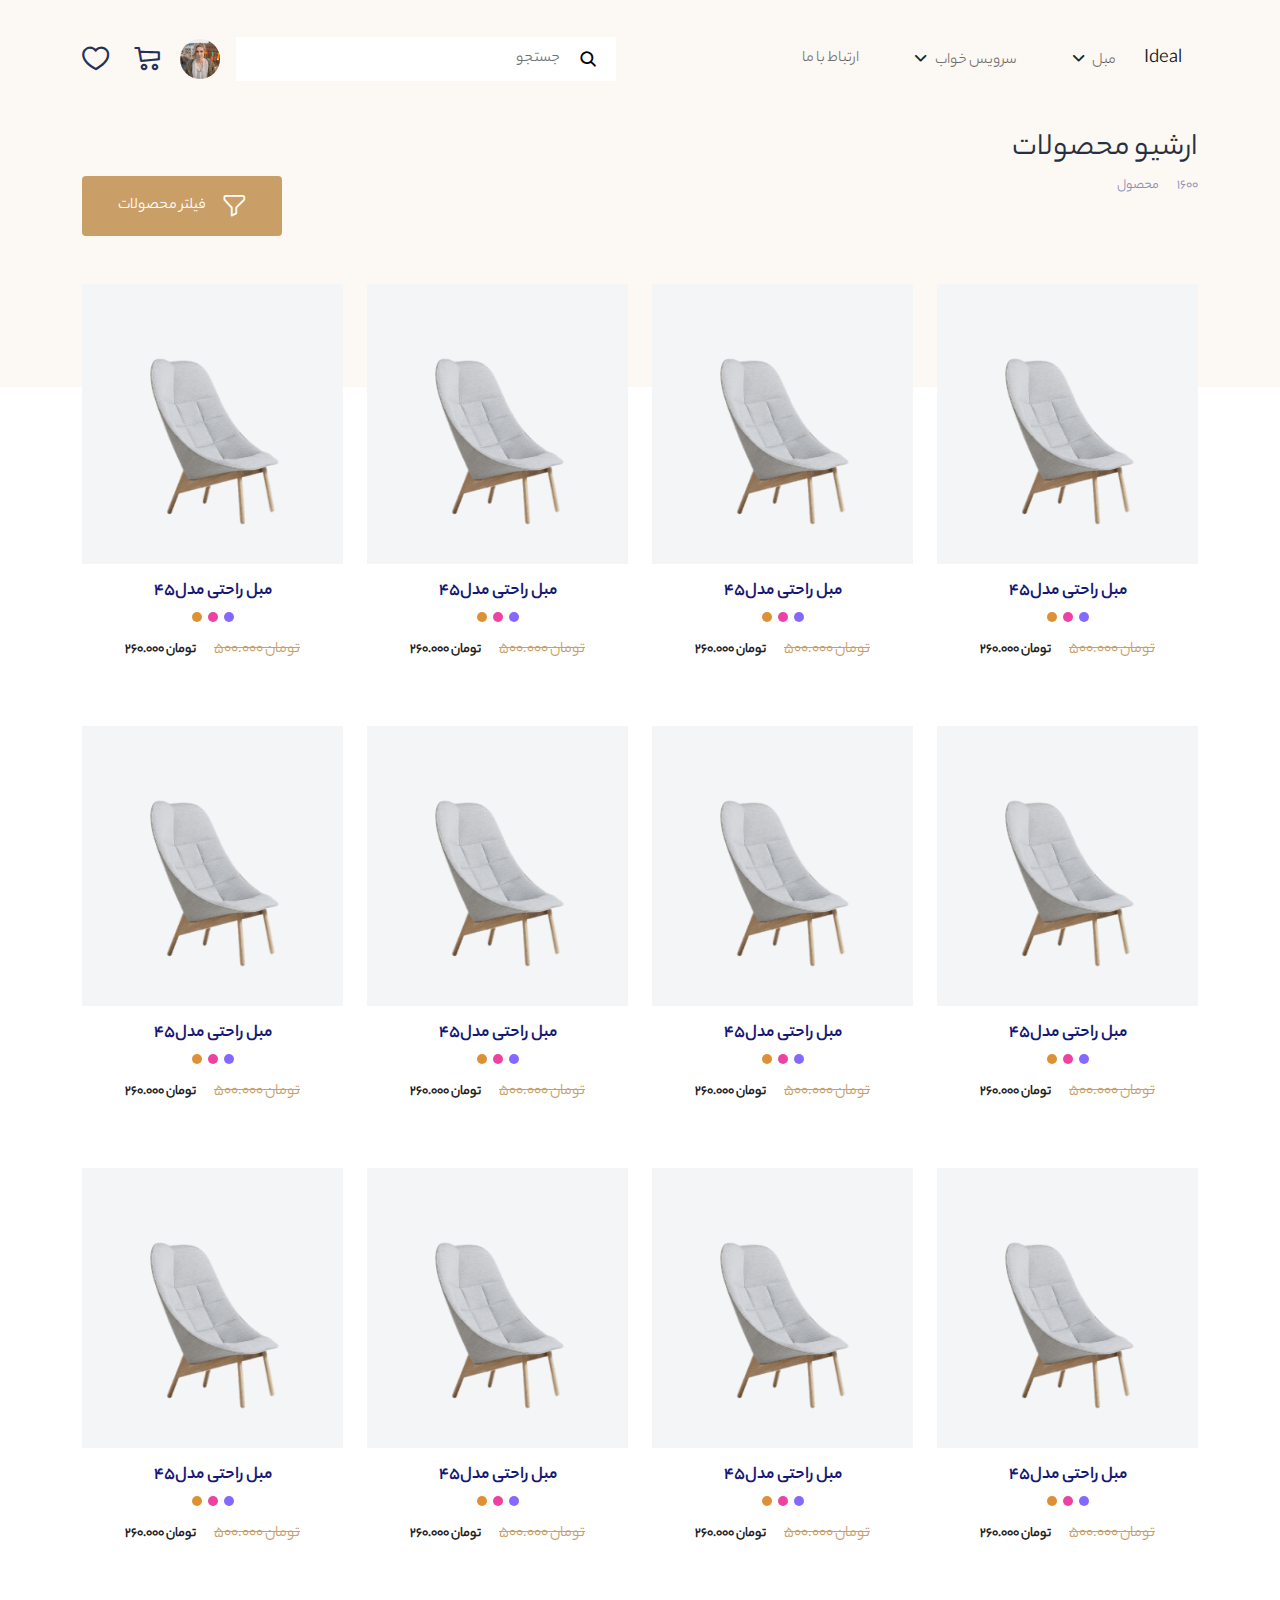
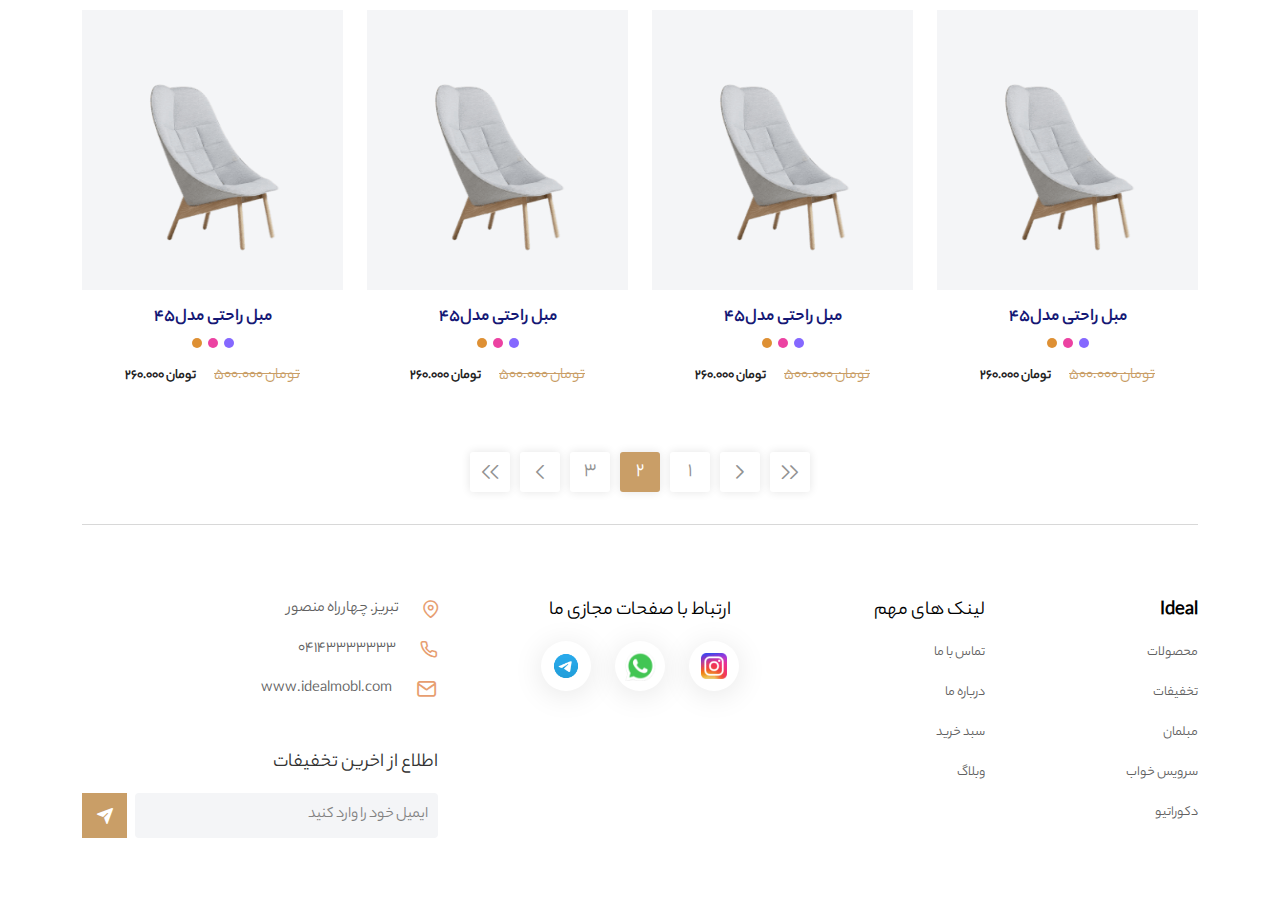
<file: products.html>
<html>
<head>
    <meta charset="UTF-8">
    <meta name="viewport"
          content="width=device-width, user-scalable=no, initial-scale=1.0, maximum-scale=1.0, minimum-scale=1.0">
    <title>مبل ایده آل | محصولات</title>
    <link rel="shortcut icon" href="assets/images/logo.ico" type="image/x-icon">
    <!--    Logo with ico format-->
    <link rel="stylesheet" href="assets/css/bootstrap.min.css">
    <link rel="stylesheet" href="assets/fonts/icomoon.css">
    <link rel="stylesheet" href="assets/css/swiper.css">
    <link rel="stylesheet" href="assets/css/style.min.css">
</head>
<body>

<!--header-->
<header>
    <nav class="navbar navbar-expand-xl navbar-light bg-light dv-custom-navbar">
        <div class="container">
            <a class="navbar-brand" href="index.html">Ideal</a>
            <button class="navbar-toggler" type="button" data-bs-toggle="collapse"
                    data-bs-target="#navbarSupportedContent" aria-controls="navbarSupportedContent"
                    aria-expanded="false" aria-label="Toggle navigation">
                <span class="navbar-toggler-icon"></span>
            </button>
            <div class="collapse navbar-collapse" id="navbarSupportedContent">
                <ul class="navbar-nav dv-right-menu align-items-xl-center ms-auto pe-0 mb-3 mb-lg-0">
                    <li class="nav-item dropdown">
                        <a class="nav-link dropdown-toggle" href="#" id="Sofa" role="button" data-bs-toggle="dropdown"
                           aria-expanded="false">
                            مبل
                        </a>
                        <ul class="dropdown-menu" aria-labelledby="Sofa">
                            <li><a class="dropdown-item" href="#">مبل یک</a></li>
                            <li><a class="dropdown-item" href="#">مبل دو</a></li>
                        </ul>
                    </li>
                    <li class="nav-item dropdown">
                        <a class="nav-link dropdown-toggle" href="#" id="bedSet" role="button" data-bs-toggle="dropdown"
                           aria-expanded="false">
                            سرویس خواب
                        </a>
                        <ul class="dropdown-menu" aria-labelledby="bedSet">
                            <li><a class="dropdown-item" href="#">سرویس خواب یک</a></li>
                            <li><a class="dropdown-item" href="#">سرویس خواب دو</a></li>
                        </ul>
                    </li>
                    <li class="nav-item">
                        <a class="nav-link" href="contact-us.html">ارتباط با ما</a>
                    </li>
                </ul>
                <div class="d-flex flex-column flex-sm-row align-items-sm-center">
                    <form class="d-flex dv-header-form mb-3 mb-sm-0">
                        <button type="submit">
                            <span class="icon-Icon---Search"></span>
                        </button>
                        <input class="form-control" type="search" name="search" placeholder="جستجو" aria-label="Search">
                    </form>
                    <ul class="navbar-nav flex-row align-items-center">
                        <li class="nav-item dropdown dv-user-dropdown me-3">
                            <a class="nav-link dropdown-toggle dv-user-image-link" href="#" id="userImage" role="button"
                               data-bs-toggle="dropdown" aria-expanded="false">
                                <img src="assets/images/user.png" class="img-cover" alt="مبل ایده آل">
                            </a>
                            <ul class="dropdown-menu" aria-labelledby="userImage">
                                <li><a class="dropdown-item" href="#">حساب کاربری</a></li>
                            </ul>
                        </li>
                        <li class="nav-item dv-header-icon ms-4">
                            <a class="nav-link" href="cart.html">
                                <span class="icon-Icon---Cart"></span>
                            </a>
                        </li>
                        <li class="nav-item dv-header-icon">
                            <a class="nav-link" href="interest.html">
                                <span class="icon-Icon---Heart"></span>
                            </a>
                        </li>
                    </ul>
                </div>
            </div>
        </div>
    </nav>
</header>

<main>
    <div class="dv-blog-info-top-bg-color"></div>
    <section id="blogInfo">
        <div class="container pb-5">
            <div class="d-flex justify-content-start">
                <h2 class="dv-h-product-archive">ارشیو محصولات</h2>
            </div>
            <div class="d-flex justify-content-between flex-wrap">
                <span class="dv-product"><span class="ps-3">1600</span> محصول</span>
                <button type="button" class="btn dv-Product-filters d-flex align-items-center justify-content-center"
                        data-bs-toggle="modal" data-bs-target="#filterModal">
                    <span class="icon-filter ps-3"></span>
                    <span>فیلتر محصولات</span>
                </button>

                <!-- Modal -->
                <div class="modal fade dv-modal-product-filters" id="filterModal" tabindex="-1"
                     aria-labelledby="filterModalLabel" aria-hidden="true">
                    <div class="modal-dialog modal-dialog-centered">
                        <form class="modal-content">
                            <div class="modal-body p-4 p-lg-5">
                                <div class="row g-3 position-relative">
                                    <div class="col-md-6 col-xl-3">
                                        <label class="w-100 d-flex flex-column" for="category">
                                            <span class="dv-cart-from-label-span">دسته بندی</span>
                                            <select name="category" id="category"
                                                    class="dv-cart-form-label-input dv-bg-gray-filter-input">
                                                <option disabled selected>انتخاب کنید</option>
                                                <option value="مبل راحتی">مبل راحتی</option>
                                                <option value="مبل سخت">مبل سخت</option>
                                            </select>
                                        </label>
                                    </div>
                                    <div class="col-md-6 col-xl-3">
                                        <label class="w-100 d-flex flex-column" for="color">
                                            <span class="dv-cart-from-label-span">رنگ</span>
                                            <select name="color" id="color"
                                                    class="dv-cart-form-label-input dv-bg-gray-filter-input">
                                                <option disabled selected>انتخاب کنید</option>
                                                <option value="سبز">سبز</option>
                                                <option value="سفید">سفید</option>
                                                <option value="قرمز">قرمز</option>
                                            </select>
                                        </label>
                                    </div>
                                    <div class="col-md-6 col-xl-3">
                                        <label class="w-100 d-flex flex-column" for="price_from">
                                            <span class="dv-cart-from-label-span">قیمت (از) (ریال)</span>
                                            <input id="price_from" type="number" name="price_from" class="dv-cart-form-label-input dv-bg-gray-filter-input text-start"
                                                   placeholder="10000">
                                        </label>
                                    </div>
                                    <div class="col-md-6 col-xl-3">
                                        <label class="w-100 d-flex flex-column" for="price_to">
                                            <span class="dv-cart-from-label-span">قیمت (تا) (ریال)</span>
                                            <input id="price_to" type="number" name="price_to"
                                                   class="dv-cart-form-label-input dv-bg-gray-filter-input text-start"
                                                   placeholder="25000000">
                                        </label>
                                    </div>
                                </div>
                            </div>
                            <div class="modal-footer border-0 p-4 p-lg-5">
                                <button type="submit" data-bs-dismiss="modal" class="btn dv-Product-filters w-100">
                                    فیلتر
                                </button>
                            </div>
                        </form>
                    </div>
                </div>

            </div>
        </div>
    </section>
    <section id="products" class="pt-5 pt-sm-0">
        <div class="container">
            <div class="row gy-5">
                <div class="col-12 col-sm-6 col-md-4 col-lg-3">
                    <a href="product-info.html">
                        <div class="card dv-card-cart">
                            <div class="dv-image-cart">
                                <img src="assets/images/chair3-min.png" class="img-fluid" alt="ideal">
                            </div>
                            <div class="card-body text-center">
                                <h2 class="card-title dv-card-title">مبل راحتی مدل45</h2>
                                <div class="d-flex justify-content-center mb-3 mt-1">
                                    <span class="dv-Circle-Purple"></span>
                                    <span class="dv-Circle-pink"></span>
                                    <span class="dv-Circle-orange"></span>
                                </div>
                                <span class="ps-2 dv-original-price"> <del>تومان <span
                                        class="">500.000</span></del></span>
                                <span class="pe-2 discounted-price">تومان <span class="">260.000</span></span>
                            </div>
                        </div>
                    </a>
                </div>
                <div class="col-12 col-sm-6 col-md-4 col-lg-3">
                    <a href="product-info.html">
                        <div class="card dv-card-cart">
                            <div class="dv-image-cart">
                                <img src="assets/images/chair3-min.png" class="img-fluid" alt="ideal">
                            </div>
                            <div class="card-body text-center">
                                <h2 class="card-title dv-card-title">مبل راحتی مدل45</h2>
                                <div class="d-flex justify-content-center mb-3 mt-1">
                                    <span class="dv-Circle-Purple"></span>
                                    <span class="dv-Circle-pink"></span>
                                    <span class="dv-Circle-orange"></span>
                                </div>
                                <span class="ps-2 dv-original-price"> <del>تومان <span
                                        class="">500.000</span></del></span>
                                <span class="pe-2 discounted-price">تومان <span class="">260.000</span></span>
                            </div>
                        </div>
                    </a>
                </div>
                <div class="col-12 col-sm-6 col-md-4 col-lg-3">
                    <a href="product-info.html">
                        <div class="card dv-card-cart">
                            <div class="dv-image-cart">
                                <img src="assets/images/chair3-min.png" class="img-fluid" alt="ideal">
                            </div>
                            <div class="card-body text-center">
                                <h2 class="card-title dv-card-title">مبل راحتی مدل45</h2>
                                <div class="d-flex justify-content-center mb-3 mt-1">
                                    <span class="dv-Circle-Purple"></span>
                                    <span class="dv-Circle-pink"></span>
                                    <span class="dv-Circle-orange"></span>
                                </div>
                                <span class="ps-2 dv-original-price"> <del>تومان <span
                                        class="">500.000</span></del></span>
                                <span class="pe-2 discounted-price">تومان <span class="">260.000</span></span>
                            </div>
                        </div>
                    </a>
                </div>
                <div class="col-12 col-sm-6 col-md-4 col-lg-3">
                    <a href="product-info.html">
                        <div class="card dv-card-cart">
                            <div class="dv-image-cart">
                                <img src="assets/images/chair3-min.png" class="img-fluid" alt="ideal">
                            </div>
                            <div class="card-body text-center">
                                <h2 class="card-title dv-card-title">مبل راحتی مدل45</h2>
                                <div class="d-flex justify-content-center mb-3 mt-1">
                                    <span class="dv-Circle-Purple"></span>
                                    <span class="dv-Circle-pink"></span>
                                    <span class="dv-Circle-orange"></span>
                                </div>
                                <span class="ps-2 dv-original-price"> <del>تومان <span
                                        class="">500.000</span></del></span>
                                <span class="pe-2 discounted-price">تومان <span class="">260.000</span></span>
                            </div>
                        </div>
                    </a>
                </div>
                <div class="col-12 col-sm-6 col-md-4 col-lg-3">
                    <a href="product-info.html">
                        <div class="card dv-card-cart">
                            <div class="dv-image-cart">
                                <img src="assets/images/chair3-min.png" class="img-fluid" alt="ideal">
                            </div>
                            <div class="card-body text-center">
                                <h2 class="card-title dv-card-title">مبل راحتی مدل45</h2>
                                <div class="d-flex justify-content-center mb-3 mt-1">
                                    <span class="dv-Circle-Purple"></span>
                                    <span class="dv-Circle-pink"></span>
                                    <span class="dv-Circle-orange"></span>
                                </div>
                                <span class="ps-2 dv-original-price"> <del>تومان <span
                                        class="">500.000</span></del></span>
                                <span class="pe-2 discounted-price">تومان <span class="">260.000</span></span>
                            </div>
                        </div>
                    </a>
                </div>
                <div class="col-12 col-sm-6 col-md-4 col-lg-3">
                    <a href="product-info.html">
                        <div class="card dv-card-cart">
                            <div class="dv-image-cart">
                                <img src="assets/images/chair3-min.png" class="img-fluid" alt="ideal">
                            </div>
                            <div class="card-body text-center">
                                <h2 class="card-title dv-card-title">مبل راحتی مدل45</h2>
                                <div class="d-flex justify-content-center mb-3 mt-1">
                                    <span class="dv-Circle-Purple"></span>
                                    <span class="dv-Circle-pink"></span>
                                    <span class="dv-Circle-orange"></span>
                                </div>
                                <span class="ps-2 dv-original-price"> <del>تومان <span
                                        class="">500.000</span></del></span>
                                <span class="pe-2 discounted-price">تومان <span class="">260.000</span></span>
                            </div>
                        </div>
                    </a>
                </div>
                <div class="col-12 col-sm-6 col-md-4 col-lg-3">
                    <a href="product-info.html">
                        <div class="card dv-card-cart">
                            <div class="dv-image-cart">
                                <img src="assets/images/chair3-min.png" class="img-fluid" alt="ideal">
                            </div>
                            <div class="card-body text-center">
                                <h2 class="card-title dv-card-title">مبل راحتی مدل45</h2>
                                <div class="d-flex justify-content-center mb-3 mt-1">
                                    <span class="dv-Circle-Purple"></span>
                                    <span class="dv-Circle-pink"></span>
                                    <span class="dv-Circle-orange"></span>
                                </div>
                                <span class="ps-2 dv-original-price"> <del>تومان <span
                                        class="">500.000</span></del></span>
                                <span class="pe-2 discounted-price">تومان <span class="">260.000</span></span>
                            </div>
                        </div>
                    </a>
                </div>
                <div class="col-12 col-sm-6 col-md-4 col-lg-3">
                    <a href="product-info.html">
                        <div class="card dv-card-cart">
                            <div class="dv-image-cart">
                                <img src="assets/images/chair3-min.png" class="img-fluid" alt="ideal">
                            </div>
                            <div class="card-body text-center">
                                <h2 class="card-title dv-card-title">مبل راحتی مدل45</h2>
                                <div class="d-flex justify-content-center mb-3 mt-1">
                                    <span class="dv-Circle-Purple"></span>
                                    <span class="dv-Circle-pink"></span>
                                    <span class="dv-Circle-orange"></span>
                                </div>
                                <span class="ps-2 dv-original-price"> <del>تومان <span
                                        class="">500.000</span></del></span>
                                <span class="pe-2 discounted-price">تومان <span class="">260.000</span></span>
                            </div>
                        </div>
                    </a>
                </div>
                <div class="col-12 col-sm-6 col-md-4 col-lg-3">
                    <a href="product-info.html">
                        <div class="card dv-card-cart">
                            <div class="dv-image-cart">
                                <img src="assets/images/chair3-min.png" class="img-fluid" alt="ideal">
                            </div>
                            <div class="card-body text-center">
                                <h2 class="card-title dv-card-title">مبل راحتی مدل45</h2>
                                <div class="d-flex justify-content-center mb-3 mt-1">
                                    <span class="dv-Circle-Purple"></span>
                                    <span class="dv-Circle-pink"></span>
                                    <span class="dv-Circle-orange"></span>
                                </div>
                                <span class="ps-2 dv-original-price"> <del>تومان <span
                                        class="">500.000</span></del></span>
                                <span class="pe-2 discounted-price">تومان <span class="">260.000</span></span>
                            </div>
                        </div>
                    </a>
                </div>
                <div class="col-12 col-sm-6 col-md-4 col-lg-3">
                    <a href="product-info.html">
                        <div class="card dv-card-cart">
                            <div class="dv-image-cart">
                                <img src="assets/images/chair3-min.png" class="img-fluid" alt="ideal">
                            </div>
                            <div class="card-body text-center">
                                <h2 class="card-title dv-card-title">مبل راحتی مدل45</h2>
                                <div class="d-flex justify-content-center mb-3 mt-1">
                                    <span class="dv-Circle-Purple"></span>
                                    <span class="dv-Circle-pink"></span>
                                    <span class="dv-Circle-orange"></span>
                                </div>
                                <span class="ps-2 dv-original-price"> <del>تومان <span
                                        class="">500.000</span></del></span>
                                <span class="pe-2 discounted-price">تومان <span class="">260.000</span></span>
                            </div>
                        </div>
                    </a>
                </div>
                <div class="col-12 col-sm-6 col-md-4 col-lg-3">
                    <a href="product-info.html">
                        <div class="card dv-card-cart">
                            <div class="dv-image-cart">
                                <img src="assets/images/chair3-min.png" class="img-fluid" alt="ideal">
                            </div>
                            <div class="card-body text-center">
                                <h2 class="card-title dv-card-title">مبل راحتی مدل45</h2>
                                <div class="d-flex justify-content-center mb-3 mt-1">
                                    <span class="dv-Circle-Purple"></span>
                                    <span class="dv-Circle-pink"></span>
                                    <span class="dv-Circle-orange"></span>
                                </div>
                                <span class="ps-2 dv-original-price"> <del>تومان <span
                                        class="">500.000</span></del></span>
                                <span class="pe-2 discounted-price">تومان <span class="">260.000</span></span>
                            </div>
                        </div>
                    </a>
                </div>
                <div class="col-12 col-sm-6 col-md-4 col-lg-3">
                    <a href="product-info.html">
                        <div class="card dv-card-cart">
                            <div class="dv-image-cart">
                                <img src="assets/images/chair3-min.png" class="img-fluid" alt="ideal">
                            </div>
                            <div class="card-body text-center">
                                <h2 class="card-title dv-card-title">مبل راحتی مدل45</h2>
                                <div class="d-flex justify-content-center mb-3 mt-1">
                                    <span class="dv-Circle-Purple"></span>
                                    <span class="dv-Circle-pink"></span>
                                    <span class="dv-Circle-orange"></span>
                                </div>
                                <span class="ps-2 dv-original-price"> <del>تومان <span
                                        class="">500.000</span></del></span>
                                <span class="pe-2 discounted-price">تومان <span class="">260.000</span></span>
                            </div>
                        </div>
                    </a>
                </div>
                <div class="col-12 col-sm-6 col-md-4 col-lg-3">
                    <a href="product-info.html">
                        <div class="card dv-card-cart">
                            <div class="dv-image-cart">
                                <img src="assets/images/chair3-min.png" class="img-fluid" alt="ideal">
                            </div>
                            <div class="card-body text-center">
                                <h2 class="card-title dv-card-title">مبل راحتی مدل45</h2>
                                <div class="d-flex justify-content-center mb-3 mt-1">
                                    <span class="dv-Circle-Purple"></span>
                                    <span class="dv-Circle-pink"></span>
                                    <span class="dv-Circle-orange"></span>
                                </div>
                                <span class="ps-2 dv-original-price"> <del>تومان <span
                                        class="">500.000</span></del></span>
                                <span class="pe-2 discounted-price">تومان <span class="">260.000</span></span>
                            </div>
                        </div>
                    </a>
                </div>
                <div class="col-12 col-sm-6 col-md-4 col-lg-3">
                    <a href="product-info.html">
                        <div class="card dv-card-cart">
                            <div class="dv-image-cart">
                                <img src="assets/images/chair3-min.png" class="img-fluid" alt="ideal">
                            </div>
                            <div class="card-body text-center">
                                <h2 class="card-title dv-card-title">مبل راحتی مدل45</h2>
                                <div class="d-flex justify-content-center mb-3 mt-1">
                                    <span class="dv-Circle-Purple"></span>
                                    <span class="dv-Circle-pink"></span>
                                    <span class="dv-Circle-orange"></span>
                                </div>
                                <span class="ps-2 dv-original-price"> <del>تومان <span
                                        class="">500.000</span></del></span>
                                <span class="pe-2 discounted-price">تومان <span class="">260.000</span></span>
                            </div>
                        </div>
                    </a>
                </div>
                <div class="col-12 col-sm-6 col-md-4 col-lg-3">
                    <a href="product-info.html">
                        <div class="card dv-card-cart">
                            <div class="dv-image-cart">
                                <img src="assets/images/chair3-min.png" class="img-fluid" alt="ideal">
                            </div>
                            <div class="card-body text-center">
                                <h2 class="card-title dv-card-title">مبل راحتی مدل45</h2>
                                <div class="d-flex justify-content-center mb-3 mt-1">
                                    <span class="dv-Circle-Purple"></span>
                                    <span class="dv-Circle-pink"></span>
                                    <span class="dv-Circle-orange"></span>
                                </div>
                                <span class="ps-2 dv-original-price"> <del>تومان <span
                                        class="">500.000</span></del></span>
                                <span class="pe-2 discounted-price">تومان <span class="">260.000</span></span>
                            </div>
                        </div>
                    </a>
                </div>
                <div class="col-12 col-sm-6 col-md-4 col-lg-3">
                    <a href="product-info.html">
                        <div class="card dv-card-cart">
                            <div class="dv-image-cart">
                                <img src="assets/images/chair3-min.png" class="img-fluid" alt="ideal">
                            </div>
                            <div class="card-body text-center">
                                <h2 class="card-title dv-card-title">مبل راحتی مدل45</h2>
                                <div class="d-flex justify-content-center mb-3 mt-1">
                                    <span class="dv-Circle-Purple"></span>
                                    <span class="dv-Circle-pink"></span>
                                    <span class="dv-Circle-orange"></span>
                                </div>
                                <span class="ps-2 dv-original-price"> <del>تومان <span
                                        class="">500.000</span></del></span>
                                <span class="pe-2 discounted-price">تومان <span class="">260.000</span></span>
                            </div>
                        </div>
                    </a>
                </div>
                <!--                pagination-->
                <div class="col-12 d-flex justify-content-center">
                    <nav aria-label="Page navigation" class="dv-custom-pagination">
                        <ul class="pagination">
                            <li class="page-item">
                                <a class="page-link dv-previous-link dv-rotate-previous-link" href="#"
                                   aria-label="Previous">
                                    <span class="icon-doble-left-arrow"></span>
                                </a>
                            </li>
                            <li class="page-item">
                                <a class="page-link dv-previous-link" href="#" aria-label="Previous">
                                    <span class="icon-arrow-right"></span>
                                </a>
                            </li>
                            <li class="page-item"><a class="page-link" href="#">1</a></li>
                            <li class="page-item active" aria-current="page">
                                <a class="page-link" href="#">2</a>
                            </li>
                            <li class="page-item"><a class="page-link" href="#">3</a></li>
                            <li class="page-item">
                                <a class="page-link dv-next-page-link" href="#" aria-label="Next">
                                    <span class="icon-arrow-left"></span>
                                </a>
                            </li>
                            <li class="page-item">
                                <a class="page-link dv-next-page-link" href="#" aria-label="Next">
                                    <span class="icon-doble-left-arrow"></span>
                                </a>
                            </li>
                        </ul>
                    </nav>
                </div>
            </div>
        </div>
    </section>
</main>

<!--footer-->
<footer id="footer">
    <div class="container mt-3">
        <div class="dv-footer-content pb-5">
            <div class="row g-4 mt-5">
                <div class="col-md-6 col-lg-4">
                    <div class="d-flex justify-content-between">
                        <ul class="dv-footer-links-list">
                            <li class="dv-footer-links-list-item-title mb-3">
                                <a href="index.html">
                                    <span class="fw-bold">Ideal</span>
                                </a>
                            </li>
                            <li class="dv-footer-links-list-item mb-3">
                                <a class="dv-footer-links-list-link" target="_blank" href="products.html">محصولات</a>
                            </li>
                            <li class="dv-footer-links-list-item mb-3">
                                <a class="dv-footer-links-list-link" target="_blank" href="products.html">تخفیفات</a>
                            </li>
                            <li class="dv-footer-links-list-item mb-3">
                                <a class="dv-footer-links-list-link" target="_blank" href="products.html">مبلمان</a>
                            </li>
                            <li class="dv-footer-links-list-item mb-3">
                                <a class="dv-footer-links-list-link" target="_blank" href="products.html">سرویس خواب</a>
                            </li>
                            <li class="dv-footer-links-list-item mb-3">
                                <a class="dv-footer-links-list-link" target="_blank" href="products.html">دکوراتیو</a>
                            </li>
                        </ul>
                        <ul class="dv-footer-links-list">
                            <li class="dv-footer-links-list-item-title mb-3">
                                <span>لینک های مهم</span>
                            </li>
                            <li class="dv-footer-links-list-item mb-3">
                                <a class="dv-footer-links-list-link" target="_blank" href="contact-us.html">تماس با ما</a>
                            </li>
                            <li class="dv-footer-links-list-item mb-3">
                                <a class="dv-footer-links-list-link" target="_blank" href="contact-us.html">درباره ما</a>
                            </li>
                            <li class="dv-footer-links-list-item mb-3">
                                <a class="dv-footer-links-list-link" target="_blank" href="cart.html">سبد خرید</a>
                            </li>
                            <li class="dv-footer-links-list-item mb-3">
                                <a class="dv-footer-links-list-link" target="_blank" href="blog.html">وبلاگ</a>
                            </li>
                        </ul>
                    </div>
                </div>

                <div class="col-md-6 col-lg-4 d-flex flex-column align-items-center">
                    <div class="dv-footer-links-list-item-title mb-3">
                        <span>ارتباط با صفحات مجازی ما</span>
                    </div>
                    <div class="d-flex align-items-center mb-4 mb-sm-0">
                        <a href="#">
                            <div class="dv-footer-social-media">
                                <img src="assets/images/instagram.png" class="img-fluid"
                                     alt="لینک شبکه های اتجماعی مبل ایده آل">
                            </div>
                        </a>
                        <a href="#">
                            <div class="dv-footer-social-media mx-4">
                                <img src="assets/images/Whatsapp.png" class="img-fluid"
                                     alt="لینک شبکه های اتجماعی مبل ایده آل">
                            </div>
                        </a>
                        <a href="#">
                            <div class="dv-footer-social-media">
                                <img src="assets/images/telegeram.png" class="img-fluid"
                                     alt="لینک شبکه های اتجماعی مبل ایده آل">
                            </div>
                        </a>
                    </div>
                </div>

                <div class="col-md-6 col-lg-4">
                    <ul class="dv-footer-information-items mb-5">
                        <li class="d-flex align-items-center mb-3">
                            <span class="icon-location-light dv-footer-location-icon ms-4"></span>
                            <span class="dv-footer-location-text">تبریز. چهارراه منصور</span>
                        </li>
                        <li class="d-flex align-items-center mb-3">
                            <span class="icon-phone-light dv-footer-location-icon ms-4"></span>
                            <span class="dv-footer-location-text">04143333333</span>
                        </li>
                        <li class="d-flex align-items-center mb-3">
                            <span class="icon-mail-light dv-footer-location-icon ms-4"></span>
                            <span class="dv-footer-location-text">www.idealmobl.com</span>
                        </li>
                    </ul>
                    <div class="d-flex flex-column">
                        <span class="dv-footer-news-title mb-3">اطلاع از اخرین تخفیفات</span>
                        <form class="d-flex">
                            <input class="form-control dv-footer-email-input ms-2" type="email" name="email"
                                   placeholder="ایمیل خود را وارد کنید"
                                   aria-label="Search">
                            <button class="dv-footer-submit-button" type="submit">
                                <span class="icon-carbonsend-alt-filled"></span>
                            </button>
                        </form>
                    </div>
                </div>
            </div>
        </div>
    </div>
</footer>
<!--footer-->

<script src="assets/js/jquery.min.js"></script>
<script src="assets/js/bootstrap.bundle.min.js"></script>
<script src="assets/js/swiper.js"></script>
<script src="assets/js/index.min.js"></script>

</body>
</html>
</file>
<file: assets/fonts/icomoon.css>
@font-face {
    font-family: 'icomoon';
    src: url('icomoon/icomoon.eot?etuq2z');
    src: url('icomoon/icomoon.eot?etuq2z#iefix') format('embedded-opentype'),
    url('icomoon/icomoon.ttf?etuq2z') format('truetype'),
    url('icomoon/icomoon.woff?etuq2z') format('woff'),
    url('icomoon/icomoon.svg?etuq2z#icomoon') format('svg');
    font-weight: normal;
    font-style: normal;
    font-display: block;
}

[class^="icon-"], [class*=" icon-"] {
    /* use !important to prevent issues with browser extensions that change fonts */
    font-family: 'icomoon' !important;
    speak: never;
    font-style: normal;
    font-weight: normal;
    font-variant: normal;
    text-transform: none;
    line-height: 1;

    /* Better Font Rendering =========== */
    -webkit-font-smoothing: antialiased;
    -moz-osx-font-smoothing: grayscale;
}

.icon-filter:before {
    content: "\e92d";
    color: #fefefe;
}

.icon-accordion-minus:before {
    content: "\e900";
    color: #e89f71;
}

.icon-accordion-plus:before {
    content: "\e901";
    color: #e89f71;
}

.icon-arrow-bottom:before {
    content: "\e902";
    color: #e79e71;
}

.icon-arrow-left:before {
    content: "\e903";
    color: #f02d3a;
}

.icon-arrow-right:before {
    content: "\e904";
    color: #fff;
}

.icon-arrow-top:before {
    content: "\e905";
    color: #fff;
}

.icon-carbonsend-alt-filled:before {
    content: "\e906";
    color: #fff;
}

.icon-circle-plus .path1:before {
    content: "\e907";
    color: rgb(13, 27, 57);
}

.icon-circle-plus .path2:before {
    content: "\e908";
    margin-left: -1em;
    color: rgb(255, 255, 255);
}

.icon-customer-support:before {
    content: "\e909";
}

.icon-dislike:before {
    content: "\e90a";
    color: #9c9c9c;
}

.icon-doble-left-arrow:before {
    content: "\e90b";
    color: #f02d3a;
}

.icon-double-quotes:before {
    content: "\e90c";
    color: #e89f71;
}

.icon-edit-light:before {
    content: "\e90d";
    color: #e89f71;
}

.icon-facebook:before {
    content: "\e90e";
    color: #b09573;
}

.icon-heart:before {
    content: "\e90f";
    color: #fff;
}

.icon-Icon---Arrow-down:before {
    content: "\e910";
}

.icon-Icon---Cart:before {
    content: "\e911";
    color: #262f56;
}

.icon-Icon---Heart:before {
    content: "\e912";
    color: #262f56;
}

.icon-Icon---Search:before {
    content: "\e913";
}

.icon-instagram-bg:before {
    content: "\e914";
    color: #afafaf;
}

.icon-large-arrow-right:before {
    content: "\e915";
}

.icon-light-star:before {
    content: "\e916";
    color: #f6b76f;
}

.icon-like:before {
    content: "\e917";
    color: #e89f71;
}

.icon-linkedin:before {
    content: "\e918";
    color: #b09573;
}

.icon-linkedin-bg:before {
    content: "\e919";
    color: #afafaf;
}

.icon-location:before {
    content: "\e91a";
    color: #e89f71;
}

.icon-location-light:before {
    content: "\e91b";
    color: #e79e71;
}

.icon-mail-light:before {
    content: "\e91c";
    color: #e79e70;
}

.icon-mini-arrow:before {
    content: "\e91d";
    color: #e79e71;
}

.icon-minus:before {
    content: "\e91e";
    color: #fff;
}

.icon-phone:before {
    content: "\e91f";
    color: #e89f71;
}

.icon-phone-light:before {
    content: "\e920";
    color: #e79e71;
}

.icon-plus:before {
    content: "\e921";
    color: #fff;
}

.icon-Quality:before {
    content: "\e922";
}

.icon-share:before {
    content: "\e923";
    color: #fff;
}

.icon-Star:before {
    content: "\e924";
    color: #f6b76f;
}

.icon-telegram-bg:before {
    content: "\e925";
    color: #afafaf;
}

.icon-trash:before {
    content: "\e926";
}

.icon-trophy-1:before {
    content: "\e927";
}

.icon-twiter-bg:before {
    content: "\e928";
    color: #afafaf;
}

.icon-twitter:before {
    content: "\e929";
    color: #b09573;
}

.icon-user-light:before {
    content: "\e92a";
    color: #e89f71;
}

.icon-Vector:before {
    content: "\e92b";
}

.icon-x-large-arrow-left:before {
    content: "\e92c";
    color: #e48311;
}
</file>
<file: assets/css/style.min.css>
:root{--custom-gray:#F4F5F7;--custom-orange:#C99E67;--custom-Brown:#4D3D24;--light-orange:#FCF8F3;--dark-blue:#333333}@font-face{font-family:iranYekanBold;src:url(../fonts/IranYekan/YekanBakhBold.eot) format("eot"),url(../fonts/IranYekan/YekanBakhBold.woff) format("woff"),url(../fonts/IranYekan/YekanBakhBold.ttf) format("ttf")}@font-face{font-family:iranYekanLight;src:url(../fonts/IranYekan/YekanBakhLight.eot) format("eot"),url(../fonts/IranYekan/YekanBakhLight.woff) format("woff"),url(../fonts/IranYekan/YekanBakhLight.ttf) format("ttf")}@font-face{font-family:iranYekanMedium;src:url(../fonts/IranYekan/YekanBakhMedium.eot) format("eot"),url(../fonts/IranYekan/YekanBakhMedium.woff) format("woff"),url(../fonts/IranYekan/YekanBakhMedium.ttf) format("ttf")}@font-face{font-family:iranYekan;src:url(../fonts/IranYekan/YekanBakhRegular.eot) format("eot"),url(../fonts/IranYekan/YekanBakhRegular.woff) format("woff"),url(../fonts/IranYekan/YekanBakhRegular.ttf) format("ttf")}body,html{width:100%;margin:0;padding:0;font-size:16px;line-height:24px;font-family:iranYekan;overflow-x:hidden;direction:rtl}a{text-decoration:none!important}button:focus,input:focus,textarea:focus{outline:0}h1,h2,h3,h4,h5,h6{color:#273043}form{margin-block-end:0}input:focus{box-shadow:none!important;outline:0!important}input::-webkit-inner-spin-button,input::-webkit-outer-spin-button{-webkit-appearance:none;margin:0}::-webkit-scrollbar{width:10px;height:7px}::-webkit-scrollbar-track{box-shadow:inset 0 0 5px grey;border-radius:10px}::-webkit-scrollbar-thumb{background:var(--custom-orange);border-radius:5px}input[type=number]{-moz-appearance:textfield}ul{list-style-type:none;padding-right:0}a,button{transition:all .3s linear}.dv-three-dot-for-description{width:100%;display:-webkit-box;-webkit-line-clamp:3;-webkit-box-orient:vertical;overflow:hidden}.dv-title-product{font-size:30px;line-height:36px;color:var(--custom-Brown);font-family:iranYekanMedium;margin-bottom:10px}.dv-index-card{border:none;position:relative;margin-bottom:32px;height:450px}.div-product-model{font-size:16px;line-height:24px;font-weight:700;color:#333}.dv-comfort-sofa{font-size:14px;line-height:21px;color:#626262}.discounted-price{font-size:16px;line-height:21px;font-weight:700;color:#333}.original-price{font-size:16px;line-height:21px;color:#626262}.dv-body-card{background-color:var(--custom-gray)}.dv-low-discount-percentage,.dv-with-higher-discount-percentage{position:absolute;color:#fff;width:48px;height:48px;border-radius:50%;margin:20px;display:flex;justify-content:center;align-items:center;font-size:14px;line-height:21px}.dv-low-discount-percentage{background-color:var(--custom-orange)}.dv-with-higher-discount-percentage{background-color:#1a1a2d}.dv-index-card:hover .dv-hover-card{display:block}.dv-index-card:hover .dv-low-discount-percentage,.dv-index-card:hover .dv-with-higher-discount-percentage{display:none}.dv-hover-card{display:none;position:absolute;height:100%;width:100%;top:0;left:0;background-color:rgba(58,58,58,.72)}.dv-btn-show-product{background-color:#fff;color:var(--custom-orange);width:202px;padding:15px 25px;position:absolute;font-size:16px;line-height:24px;top:50%;left:50%;transform:translate(-50%,-50%);text-align:center;transition:all .3s inherit}.dv-btn-show-product:hover{opacity:.9;color:var(--custom-orange)}.dv-icon-card{position:absolute;top:65%;left:50%;transform:translate(-50%,-50%)}.dv-icon-card .icon-heart:hover:before{color:#ec6161}.dv-icon-card .icon-share:hover:before{color:#5fa6ea}.dv-img-card-product{height:70%}.dv-view-all-products a{font-size:16px;line-height:24px;height:50px;padding:13px 35px;color:var(--custom-Brown);border:1px solid var(--custom-Brown);transition:all .3s linear;margin-bottom:5em;display:flex;align-items:center;justify-content:center}.dv-view-all-products a:hover{background-color:var(--custom-orange);border-color:var(--custom-orange);color:#fff;opacity:1}#bestSellingpRoducts{background-color:rgba(201,158,103,.5)}.dv-tab-best-selling-products{margin:42px 0 0 0;background-color:#f2e6d7;width:fit-content;border-radius:44px;padding-right:inherit}.dv-tab-best-selling-products .nav-link{margin:6px;background-color:#f2e6d7;color:#1e1e1e;border-radius:32px;padding:0 17px;font-size:18px;line-height:33px}.dv-tab-best-selling-products .nav-link.active{background-color:#fff;color:#1e1e1e}.dv-product-type{color:#8d8d8d;font-size:16px;line-height:22px}.dv-slider-best-selling-products .swiper-slide{border-radius:0 0 20px 20px}.dv-slider-best-selling-products .card{border:none}.dv-img-best-selling-products img{margin-top:-50px}.dv-img-best-selling-products{width:auto;height:289px;background-color:var(--custom-gray)}.dv-slider-best-selling-products{padding:65px 25px 0}.dv-slider-news-products{padding-right:25px;padding-left:25px}.dv-model-best-selling-products{font-size:21px;line-height:28px;color:#0d1b39}.best-selling-products{font-size:14px;line-height:21px;color:#333;font-family:iranYekanMedium}.dv-add-product{width:48px;height:48px;background-color:#0d1b39;border-radius:50%;display:flex;justify-content:center;align-items:center}.dv-show-all-product{padding:60px 0 30px 0}.dv-text-all-product{color:var(--dark-blue);font-size:18px;line-height:33px}.dv-show-all-product .icon-x-large-arrow-left:before{color:var(--dark-blue)}.dv-hover-card-news-product:hover .card-body{transition:.4s;box-shadow:0 0 40px -30px #000}.dv-news{color:#3a3a3a;font-size:30px;line-height:36px;padding:59px 0 51px 0}.dv-p-slider-news-products{font-size:18px;line-height:27px;color:#3a3a3a}.dv-date-news-card{font-size:14px;line-height:21px;color:#898989}.dv-slider-news-products .card{border:none;padding:10px}.dv-text-Shared-photos{font-size:20px;line-height:30px;color:#616161;padding-top:40px}.product_slider{background-color:var(--light-orange)}.dv-model-title-product{font-size:24px;line-height:28px;color:#3a3a3a;font-family:iranYekanMedium}.dv-general-explanation{font-size:16px;line-height:24px;color:#898989;font-family:iranYekanMedium}.dv-product-rating{font-size:16px;line-height:24px;color:var(--custom-Brown)}.dv-product-color-selection{font-size:20px;line-height:27px;color:#131212;font-family:iranYekanBold}.dv-share-product span:before{font-size:1.3em}.dv-icon-lin-share:hover:before{color:#0a66c2}.dv-icon-fac-share:hover:before{color:#1877f2}.dv-icon-tw-share:hover:before{color:#1da1f2}.dv-section-property{padding:100px 0 100px 0;position:relative}.dv-Property{margin-bottom:1em}.dv-icon-Property{font-size:40px}.dv-h-Property{color:var(--custom-Brown);font-size:18px;line-height:30px}.dv-span-Property{color:#a8a8a8;font-size:14px;line-height:30px}.dv-Property h3{margin-bottom:0!important}.dv-product{color:#8a8fb9;font-size:14px;line-height:19px}.dv-Product-filters{background-color:var(--custom-orange);color:#fff!important;width:200px;height:60px}.dv-Product-filters .icon-filter{font-size:1.5em}.dv-product-archive{background-color:var(--light-orange);padding:125px 0 80px 0}.dv-Circle-Purple,.dv-Circle-orange,.dv-Circle-pink{width:10px;height:10px;border-radius:50%;margin:0 3px}.dv-Circle-Purple{background-color:#8568ff}.dv-Circle-pink{background-color:#ec42a2}.dv-Circle-orange{background-color:#de9034}.dv-image-cart{background-color:var(--custom-gray);display:flex;justify-content:center;padding:50px 39px 29px 30px}.dv-image-cart img{width:201px;height:201px}.dv-card-cart{border:none;transition:all .3s linear}.dv-card-title{color:#151875;font-size:18px;line-height:24px;font-family:iranYekanBold}.dv-original-price{color:var(--custom-orange);font-size:16px;line-height:21px}.dv-discounted-price{font-size:20px;line-height:21px;color:#333;font-family:iranYekanMedium}.discounted-price{font-size:14px;line-height:19px;color:#212121}.dv-cart-section{position:absolute;margin-bottom:10px}.dv-select-color-product input[type=radio]{display:none}.dv-select-color-product input[type=radio]:checked+label span{transform:scale(1.25)}.dv-select-color-product input[type=radio]+label{width:45px;height:45px;border-radius:50%}.dv-select-color-product input[type=radio]:checked+label *{padding:10px;border:4px solid #fff;outline:2px solid var(--custom-orange);border-radius:50%}.dv-select-color-product input[type=radio]+label *{border-radius:50%}.dv-select-color-product label{display:inline-block;margin-right:15px;cursor:pointer}.dv-select-color-product{margin-right:-15px!important}.dv-select-color-product label:hover span{transform:scale(1.2)}.dv-select-color-product label span{display:block;width:100%;height:100%;transition:transform .2s ease-in-out}label span.dv-lightBrown{background:#b6a179}label span.dv-block{background:#272425}label span.dv-blue{background:#6389cb}label span.dv-yellow{background:#f2c758}label span.dv-gray{background:#f1f0f0}.dv-interest{padding:18px;background-color:var(--custom-orange);border-radius:5px;transition:all .3s inherit}.dv-add-to-cart{padding:12px 30px;background-color:var(--custom-orange);border-radius:5px;transition:all .3s inherit}.dv-text-add-to-card{color:#fff;font-size:18px;line-height:27px;font-family:iranYekanLight}.dv-add-to-cart .icon-Icon---Cart:before{color:#fff}.dv-add-to-cart:hover,.dv-interest:hover{opacity:.8}.dv-text-share{font-size:18px;line-height:24px;color:#3a3a3a}.dv-tab-product{margin-top:80px}.dv-tab-product .nav-link{color:#9c9c9c;font-size:16px;line-height:21px;font-family:iranYekanBold}.dv-tab-product .nav-link.active{background-color:#fff!important;color:#212121;font-size:16px;line-height:21px;font-family:iranYekanBold}.dv-tab-product .nav-link.active::after{content:'';border-bottom:3px solid var(--custom-orange);width:100%;margin-top:.7em;display:block}.dv-tab-p-description{background-color:#f6f7fb;font-size:16px;line-height:40px;color:#504e4e;padding:0 10px 20px 10px}.dv-the-first-comments{font-size:16px;line-height:21px;font-family:iranYekanBold;color:#212121}.dv-product-quality{font-size:14px;line-height:19px;color:#212121}.dv-comments-message .comment,.dv-comments-message .dv-comment-title{padding:14px 11px;border:1px solid #d8d8d8}.dv-comments-message .comment::placeholder,.dv-comments-message .dv-comment-title::placeholder{font-size:14px;line-height:19px;color:#9c9c9c}.radio-toolbar input[type=radio]{opacity:0;position:fixed;width:0}.radio-toolbar label{cursor:pointer;display:flex;align-items:center;background-color:#fff;padding:10px;font-size:16px;border:2px solid #d8d8d8;border-radius:25px;width:100%}.dv-icon-dislike:before{color:#9c9c9c}.radio-toolbar input[type=radio]:checked+label{border-color:var(--custom-orange);color:var(--custom-orange);background-color:#fff}.radio-toolbar input[type=radio]:checked+label .dv-icon-dislike:before{color:var(--custom-orange)}.dv-icon-dislike,.dv-icon-like-buy-offer{font-size:1.5em}.dv-submit-a-comment{width:100%;background-color:var(--custom-orange);border-radius:25px;font-size:16px;color:#fff;padding:13px 0;border:none;transition:all .3s inherit}.dv-submit-a-comment:hover{opacity:.8}.star:before{content:"\e916";font-family:icomoon;font-size:20px;position:relative;display:block;color:#f1cf4a}.star:after{content:"\e924";font-family:icomoon;position:absolute;top:0;font-size:20px;color:#f1cf4a;opacity:0}.star-container .star:hover:after,.star-container .star:hover~.star-container .star:after,.star.star__checked:after,.star.star__checked~.star:after{opacity:1}.dv-label{width:18%;background-color:#f6f7fb;padding:12px 15px}.dv-product-specifications{width:80%;background-color:#f6f7fb;padding:12px 35px}.dv-product-specifications,.dv-text-label{font-size:14px;line-height:19px;color:#212121;font-family:iranYekanBold}.dv-product-specifications{font-family:iranYekan!important}.dv-similar-products{font-size:36px;line-height:48px;color:#101750;margin-top:100px;margin-bottom:27px}.dv-slider-similar-products .dv-original-price{color:var(--custom-orange)}.rules-for-writing-comments li{font-size:14px;line-height:35px;color:#212121}.rules-for-writing-comments li::marker{color:var(--custom-orange);font-size:2em}.dv-custom-navbar{padding:2em 0;position:absolute;top:0;left:0;width:100%;z-index:1}.dropdown-toggle::after{margin:0;border:none;font-family:icomoon;content:"\e910";font-size:.4em;font-weight:700;color:#212121;margin-right:.5em;padding-right:.5em;margin-top:.15em}.dropdown-menu li a{padding:10px}.dropdown-menu[data-bs-popper]{left:-20%;border:none;box-shadow:-1px 2px 6px 0 rgba(0,0,0,.21);-webkit-box-shadow:-1px 2px 6px 0 rgba(0,0,0,.21);-moz-box-shadow:-1px 2px 6px 0 rgba(0,0,0,.21)}.dropdown-menu li,.dropdown-menu li a{text-align:right}.dv-user-dropdown .dropdown-toggle::after{display:none}.dropdown-item.active,.dropdown-item:active{color:#1e2125;background-color:#e9ecef}#navbarSupportedContent .dv-right-menu li{padding:5px 40px}.dropdown-menu li{padding:0!important}.dv-user-dropdown .dropdown-menu{padding:0!important;z-index:99}.dv-user-dropdown li{padding:5px!important}.dv-user-dropdown a:not(.dropdown-item){width:40px;height:40px;border-radius:50%;padding:0!important;margin-left:1.25em}.dv-header-form{min-width:300px;background:#fff}.dv-header-form button,.dv-header-form input{background:0 0;border:none;outline:0;box-shadow:none}.dv-header-form input{padding:10px 0 10px 10px}.dv-header-form button{padding:10px 20px;transition:all .3s linear}.dv-header-form button:hover{background:var(--custom-orange);margin-left:1em}.dv-header-form button span:before{transition:all .3s linear}.dv-header-form button:hover span:before{color:#fff}.img-cover{width:100%;height:100%;object-fit:cover}.dv-header-icon a{padding:0!important}.dv-header-icon a span:before{font-size:1.5em;color:#262f56}.dv-two-color-orange,.dv-two-color-orange2{width:100%;height:490px;position:absolute;top:0;left:0;background:#fcf8f3;background:linear-gradient(90deg,#fcf8f3 32%,#f9f1e7 32%)}.dv-two-color-orange2{height:700px}.dv-header-icon:first-child{margin-left:2em}.dv-blog-top-banner-bg-image{background:url(../images/flower2-min.png) center no-repeat;background-size:100% 100%;height:342px;width:100%;margin-top:125px;position:absolute;top:0}.dv-search-title{font-size:20px;color:#afafaf}.dv-top-banner-form{background-color:#eee;height:70px;padding:20px 15px;border-radius:5px}.dv-top-banner-form button{background:0 0;border:none}.dv-top-banner-form button span:before{color:#929292}.dv-top-banner-form input{background:0 0;border:none;outline:0;box-shadow:none;width:290px}input:focus{background:0 0!important}.dv-top-banner-form input::placeholder{color:#929292}.dv-top-banner-social-link span:before{color:#afafaf;transition:all .3s linear;font-size:1.5em}.dv-top-banner-social-link:hover span:before{color:var(--custom-orange)}.dv-join-news{margin-right:1em;background-color:var(--custom-orange);height:70px;color:#fff;border-radius:5px;padding:20px 15px;font-size:22px;transition:all .3s linear;border:none}a:hover,button:hover{opacity:.85}.dv-blog-top-banner-search-content{background:#fff;border-radius:5px;padding:30px 50px;position:absolute;bottom:-2.75em;width:70%;left:50%;transform:translateX(-50%);box-shadow:0 3px 15px 0 rgba(0,0,0,.09)}.dv-top-custom-bg{background-color:var(--light-orange);width:100%;height:774px;position:absolute;z-index:0}.masonry{-webkit-column-count:3;-moz-column-count:3;column-count:3;-webkit-column-gap:1em;-moz-column-gap:1em;column-gap:1em;padding:0;-moz-column-gap:1.5em;-webkit-column-gap:1.5em;column-gap:1.5em;font-size:.85em}.masonry .item{display:inline-block;padding:1em 2em;width:100%;-webkit-transition:1s ease all;box-sizing:border-box;-moz-box-sizing:border-box;-webkit-box-sizing:border-box}.masonry .item img{max-width:100%}div.dv-masonry{height:600px;overflow-x:scroll;-webkit-column-count:6;-moz-column-count:6;column-count:6}.text-gray{color:#aaa}.dv-blog-item-text{padding:4em 1em}.dv-blog-item-text h3{font-size:25px;font-family:iranYekanBold;line-height:30px}.dv-blog-item-username{line-height:30px}.dv-blog-item-icon{font-size:3em}.dv-blog-item-icon:before{opacity:.36}.dv-blog-card,.dv-blog-card img{transition:all .3s linear}.dv-blog-card:hover,.dv-card-cart:hover{-webkit-box-shadow:0 0 18px 6px rgba(232,159,113,.7);-moz-box-shadow:0 0 18px 6px rgba(232,159,113,.7);box-shadow:0 0 18px 6px rgba(232,159,113,.7);border-radius:10px}.dv-card-cart:hover .dv-image-cart,.dv-card-cart:hover .dv-image-cart img{border-radius:10px 10px 0 0}.dv-blog-card:hover img{border-radius:10px 10px 0 0}.dv-blog-card .card-img-top{width:100%;height:245px;margin-bottom:27px}.dv-blog-card .card-body h6{font-size:25px;line-height:50px}.dv-blog-card .dv-more-three-dot{width:100%;display:-webkit-box;-webkit-line-clamp:2;-webkit-box-orient:vertical;overflow:hidden;line-height:35px}.f-14{font-size:14px;line-height:24px}.dv-blog-info-link{font-size:14px;line-height:30px;color:var(--custom-orange)}.dv-custom-pagination .dv-next-page-link span:before,.dv-custom-pagination .dv-previous-link span:before{color:#929292;font-size:14px}.dv-custom-pagination .page-item .page-link{width:40px!important;height:40px!important;display:flex;align-items:center;justify-content:center;border:none;box-shadow:0 0 10px rgba(0,0,0,.11);margin:0 5px;border-radius:3px;color:#929292;font-size:20px;padding:0}.dv-custom-pagination .page-item.active .page-link,.dv-custom-pagination .page-item:hover .page-link{background-color:var(--custom-orange);color:#fff}.dv-custom-pagination .page-item:hover .dv-next-page-link span:before,.dv-custom-pagination .page-item:hover .dv-previous-link span:before{color:#fff}.dv-rotate-previous-link{transform:rotate(180deg)}.dv-footer-content{border-top:1px solid #d8d8d8}.dv-footer-links-list-item-title,.dv-footer-links-list-item-title a{font-size:20px;line-height:28px;color:#000}.dv-footer-links-list-link{font-size:14px;line-height:21px;color:#616161;transition:all .3s linear}.dv-footer-links-list-link:hover{margin-right:5px}.dv-footer-social-media{width:50px;height:50px;border-radius:50%;box-shadow:0 4px 30px rgba(0,0,0,.1);-moz-box-shadow:0 4px 30px rgba(0,0,0,.1);-webkit-box-shadow:0 4px 30px rgba(0,0,0,.1);display:flex;align-items:center;justify-content:center;transition:all .3s linear;-moz-transition:all .3s linear;-webkit-transition:all .3s linear}.dv-footer-social-media:hover{transform:translateY(-5px)}.dv-footer-location-icon{font-size:18px}.dv-footer-location-text{font-size:16px;line-height:24px;color:#616161}.dv-footer-news-title{font-size:20px;line-height:28px;color:var(--dark-blue)}.dv-footer-email-input{background-color:#f4f5f7;height:45px;padding:10px;font-size:16px;line-height:24px;border:none;box-shadow:none;outline:0;color:#212121}.dv-footer-email-input:focus{background-color:#f4f5f7!important}.dv-footer-email-input::placeholder{color:#828282}.dv-footer-submit-button{min-width:45px;max-width:45px;width:100%;min-height:45px;max-height:45px;height:100%;border:none;background-color:var(--custom-orange);display:flex;align-items:center;justify-content:center}#blogContent{top:380px;padding-bottom:420px;padding-top:7em}.dv-blog-info-top-bg-color{background-color:var(--light-orange);width:100%;position:absolute;top:0;left:0;height:387px}#blogInfo{position:relative;top:130px;padding-bottom:130px}.dv-blog-info-top-image{height:350px;width:100%}#blogInfo p{color:#273043;font-size:16px;line-height:35px;margin-bottom:1em}.dv-blog-info-tail-images{height:246px;margin-bottom:1em}.dv-blog-info-content-image{width:100%;height:100%;object-fit:cover}.dv-content-on-two-color{position:relative;top:140px;padding-bottom:140px}.dv-cart-product-content{background:#fff;border:2px solid rgba(232,159,113,.71);border-radius:10px;padding:35px;width:100%;overflow-x:auto;height:100%}.dv-cart-price-table tr td,.dv-cart-product-table tr th{min-width:150px;border-bottom:1px solid #f2c6aa;border-left:1px solid #f2c6aa;height:45px;text-align:center;vertical-align:text-top;font-size:16px;line-height:28px;color:var(--dark-blue)}.dv-cart-product-table tr td:first-child,.dv-cart-product-table tr td:last-child,.dv-cart-product-table tr th:first-child,.dv-cart-product-table tr th:last-child{border-left:0}.dv-cart-product-table tr th:first-child,.dv-cart-product-table tr:last-child td{border-bottom:0}.dv-cart-product-table tr td{border-bottom:1px solid #f2c6aa;border-left:1px solid #f2c6aa;text-align:center;font-size:16px;line-height:150%;color:var(--dark-blue)}.dv-cart-price-table tr th:first-child{border-bottom:1px solid #f2c6aa;border-left:1px solid #f2c6aa}.dv-cart-price-table tr td:first-child{border-left:1px solid #f2c6aa}.dv-cart-price-table tr td{vertical-align:middle}.dv-cart-product-img{width:197px;height:215px}.dv-product-table-title{font-weight:700;font-size:16px;line-height:28px;text-align:center;color:#151875}.dv-cart-trash-icon{font-size:1.5em;cursor:pointer}.dv-cart-price-table{width:60%}.dv-cart-price-button{width:40%}.dv-pay-button{align-items:center;justify-content:center;display:flex;margin-right:auto;background:#36425c;font-weight:700;line-height:28px;color:#fff!important;border-radius:5px;border:none;width:200px;height:55px;transition:all .3s linear}.dv-show-more-products{padding:15px;border:1px solid #36425c;box-sizing:border-box;border-radius:5px;line-height:28px;color:#4f4d4d;font-weight:700;transition:all .3s linear}.dv-show-more-products:hover{background-color:#36425c;color:#fff}.dv-product-count{background:#2b354b;border-radius:5px;width:128px;height:50px;margin:auto;display:flex;align-items:center;justify-content:center}.dv-product-count-icon{width:38px;height:38px;background:#36425c;border-radius:10px;display:flex;align-items:center;justify-content:center;color:#fff;font-size:28px;cursor:pointer}.dv-product-count-number{width:38px;height:38px;display:flex;align-items:center;justify-content:center;color:#fff;font-size:18px}.dv-cart-address-title{font-size:20px;line-height:35px;color:var(--dark-blue)}.dv-cart-from-label-span{margin-bottom:.5em;font-size:14px;line-height:24px;color:var(--dark-blue)}.dv-cart-form-label-input{width:100%;background:#fff;border:1px solid #e6e6e6;border-radius:5px;padding:20px;font-size:14px;line-height:21px;color:var(--dark-blue)}.dv-cart-form-label-input:focus{border-color:var(--custom-orange)}.dv-cart-form-label-input::placeholder{color:#626262}.dv-cart-form-label-input,.dv-cart-form-label-input:focus{border-color:transparent!important;outline:0;background-color:#eee!important}.dv-modal-product-filters .modal-body{padding-bottom:1em!important}.dv-modal-product-filters .modal-footer{padding-top:2em!important}.select2-container--default .select2-selection--single{background-color:#fff;border:1px solid #e6e6e6;border-radius:5px;height:63px;padding:20px}.select2-container--default .select2-selection--single .select2-selection__arrow{top:50%;right:10px;transform:translateY(-50%)}.dv-cart-left-content-image{width:100px;height:100px;background-color:#f8f8f8;border-radius:10px}.dv-custom-badge{width:30px;height:30px;position:absolute;top:-10px;left:-10px;color:#fff;font-weight:500;font-size:14px;background:#36425c}.dv-left-content-after-image{width:calc(100% - 110px)}.dv-custom-hr{color:var(--custom-orange);margin:2em 0}.dv-cart-product-price,.dv-factor-title{font-size:16px;line-height:28px;color:var(--dark-blue)}.dv-address-icon:before{font-size:24px;color:var(--custom-orange)}.dv-user-name-title{font-size:14px;line-height:24px;color:var(--dark-blue)}.dv-contact-us-description{line-height:28px;color:var(--dark-blue);width:75%}.dv-information-content{background:#fff;box-shadow:0 4px 20px rgba(0,0,0,.05);-moz-box-shadow:0 4px 20px rgba(0,0,0,.05);-webkit-box-shadow:0 4px 20px rgba(0,0,0,.05);border-radius:5px;padding:16px 24px;width:100%;min-height:115px}.f-20{font-size:20px}.dv-contact-us-information-image{height:500px;margin-top:1em;margin-bottom:80px}#contact_location{height:374px}.dv-form-submit-content{background-color:#f9f1e7;width:100%;padding:80px 0;margin:80px 0}.dv-contact-us-form{background:#fff;border-radius:5px;padding:50px 80px}.dv-about-us-submit-btn{width:141px;height:50px;border:none;background:var(--custom-orange);color:#fff;line-height:28px;border-radius:5px;margin-right:auto}.dv-custom-contact-us-tab .nav-item.show .nav-link,.dv-custom-contact-us-tab .nav-link:hover,.nav-tabs .nav-link.active{background:var(--custom-orange);border:2px solid var(--custom-orange);color:#fff}.dv-custom-contact-us-tab .nav-link{border:2px solid var(--custom-orange);line-height:28px;text-align:center;color:#524e4e;width:180px;height:60px;margin:0 1.5em;transition:all .3s linear}.dv-custom-contact-us-tab-content .accordion-button::after{margin-right:auto;margin-left:0;font-family:icomoon;content:"\e901";color:var(--custom-orange);font-size:1.5em;background-image:none;background-repeat:unset;background-size:unset;transition:transform .2s ease-in-out;padding-right:1em}.dv-custom-contact-us-tab-content .accordion-button:not(.collapsed)::after{background-image:none;transform:unset;font-family:icomoon;content:"\e900";color:var(--custom-orange);font-size:1.5em;padding-right:1em}.accordion-item{border:1px solid var(--custom-orange);padding:30px 0}.dv-custom-contact-us-tab-content .accordion-button:not(.collapsed){color:var(--dark-blue);font-weight:700;background-color:unset;box-shadow:unset}.dv-custom-contact-us-tab-content .accordion-button{text-align:right}.dv-custom-contact-us-tab-content .accordion-button:focus{background-color:unset;box-shadow:unset;border-color:unset}.dv-custom-contact-us-tab-content .accordion-body{width:90%}.dv-custom-contact-us-tab-content .accordion-body p{line-height:25px}.dv-show-all-product-button{width:288px;height:85px;background-color:var(--custom-orange);display:flex;align-items:center;justify-content:center;margin-right:auto;z-index:2}.dv-show-all-product-button span,.dv-show-all-product-button span:before{color:#fff!important}.dv-top-swiper-button{position:absolute;width:100%;height:90px;left:0;bottom:3em;z-index:2}@media (max-width:1400px){div.dv-masonry{-webkit-column-count:5;-moz-column-count:5;column-count:5}#navbarSupportedContent .dv-right-menu li{padding:5px 20px}}@media (min-width:1200px) and (max-width:1400px){.fa-like-product-span{font-size:14px}.dv-join-news,.dv-search-title{font-size:18px}.dv-top-banner-form input{width:250px}}@media (max-width:1200px){.dv-custom-navbar{background-color:#fcf9f4!important}.dv-blog-top-banner-bg-image{margin-top:100px}#blogTopBanner{height:460px}.dv-blog-top-banner-search-content{padding:20px 30px}.dv-top-banner-form{height:60px;padding:10px}.dv-join-news{height:60px;font-size:16px;padding:10px}}@media (max-width:992px){div.dv-masonry{-webkit-column-count:3;-moz-column-count:3;column-count:3}.dv-swiper-product .swiper-wrapper{flex-direction:row!important}.dv-custom-contact-us-tab .nav-link{width:120px;height:40px;margin:0 1em}.dv-blog-info-tail-images{height:230px;margin-bottom:1em}.masonry{-webkit-column-count:2;-moz-column-count:2;column-count:2}.dv-blog-top-banner-search-content{width:90%;padding:20px 15px}.dv-top-banner-form{height:50px}.dv-join-news{height:50px}}@media (max-width:768px){div.dv-masonry{-webkit-column-count:3;-moz-column-count:3;column-count:3}.dv-show-all-product-button{width:250px;height:70px}.dv-banner-swiper .swiper-wrapper{height:400px}.fa-like-product-span{font-size:14px}.dv-buy-offer,.dv-refuse-to-buy{padding:6px 9px}.dv-contact-us-information-image{margin-bottom:40px}.accordion-item{padding:20px 0}.dv-custom-contact-us-tab-content{margin:40px 0}.dv-custom-contact-us-tab .nav-link{width:120px;height:40px;margin:.5em}.dv-contact-us-description{width:100%}.dv-cart-price-button{margin-right:2em!important}.dv-cart-price-table{width:100%;margin-bottom:1em}.dv-cart-price-button{width:100%}}@media (max-width:576px){div.dv-masonry{-webkit-column-count:2;-moz-column-count:2;column-count:2}.dv-swiper-product .swiper-slide,.dv-swiper-product .swiper-slide img{width:50px!important;height:50px!important}.dv-custom-swiper-btn-product div{width:35px;height:35px}.dv-custom-swiper-btn-product .swiper-button-prev{right:0}.dv-label,.dv-product-specifications{padding:12px 3px}.dv-tab-product .nav-link,.dv-tab-product .nav-link.active{font-size:13px}.radio-toolbar label{padding:10px 5px}.accordion-item{padding:10px 0}.dv-contact-us-form{padding:20px}.dv-contact-us-description{text-align:justify}.dv-form-submit-content{padding:40px 0;margin:40px 0}.dv-contact-us-information-image{height:450px;margin-top:0;margin-bottom:2em}.container{padding:0 15px!important}.dv-show-more-products{width:100%;display:block;text-align:center}.masonry .item{padding:0}.dv-search-title{font-size:16px}.dv-join-news{font-size:14px}.masonry{-webkit-column-count:1;-moz-column-count:1;column-count:1}}@media (min-width:1480px){.dv-contact-us-information-image{height:548px}.dv-cart-price-table tr td,.dv-cart-product-table tr th{min-width:195px}.dv-custom-badge,.dv-footer-links-list-link,.dv-user-name-title{font-size:16px}.dv-cart-form-label-input,.dv-cart-from-label-span,.dv-cart-product-price,.dv-factor-title,.dv-footer-email-input,.dv-footer-location-text,p{font-size:18px;line-height:28px}.dv-footer-location-icon{font-size:20px}.dv-footer-links-list-item-title,.dv-footer-links-list-item-title a{font-size:22px}}@media (min-width:1200px){.dv-modal-product-filters .modal-dialog{max-width:1090px}.dv-custom-navbar{background:0 0!important}}@media (min-width:992px){.dv-purchase-operations,.dv-swiper-product,.dv-swiper-product-2{padding-top:100px}.dv-custom-swiper-btn-product{display:flex;justify-content:center;align-items:center}.dv-custom-swiper-btn-product .swiper-button-prev{position:absolute;right:auto;top:93%;transform:rotate(90deg)}.dv-custom-swiper-btn-product .swiper-button-next{position:absolute;left:auto;top:-3%;transform:rotate(90deg)}.dv-swiper-product .swiper-wrapper{justify-content:space-around!important}.dv-tab-p-description{padding:20px 20px 80px 20px}}@media (min-width:767px){.dv-custom-contact-us-tab-content{margin:80px 0}.dv-information-content{width:355px}.dv-information-content:nth-child(even){margin-right:4em}.dv-header-form{min-width:380px}.dv-contact-us-information-image{margin-top:5em}}
</file>
